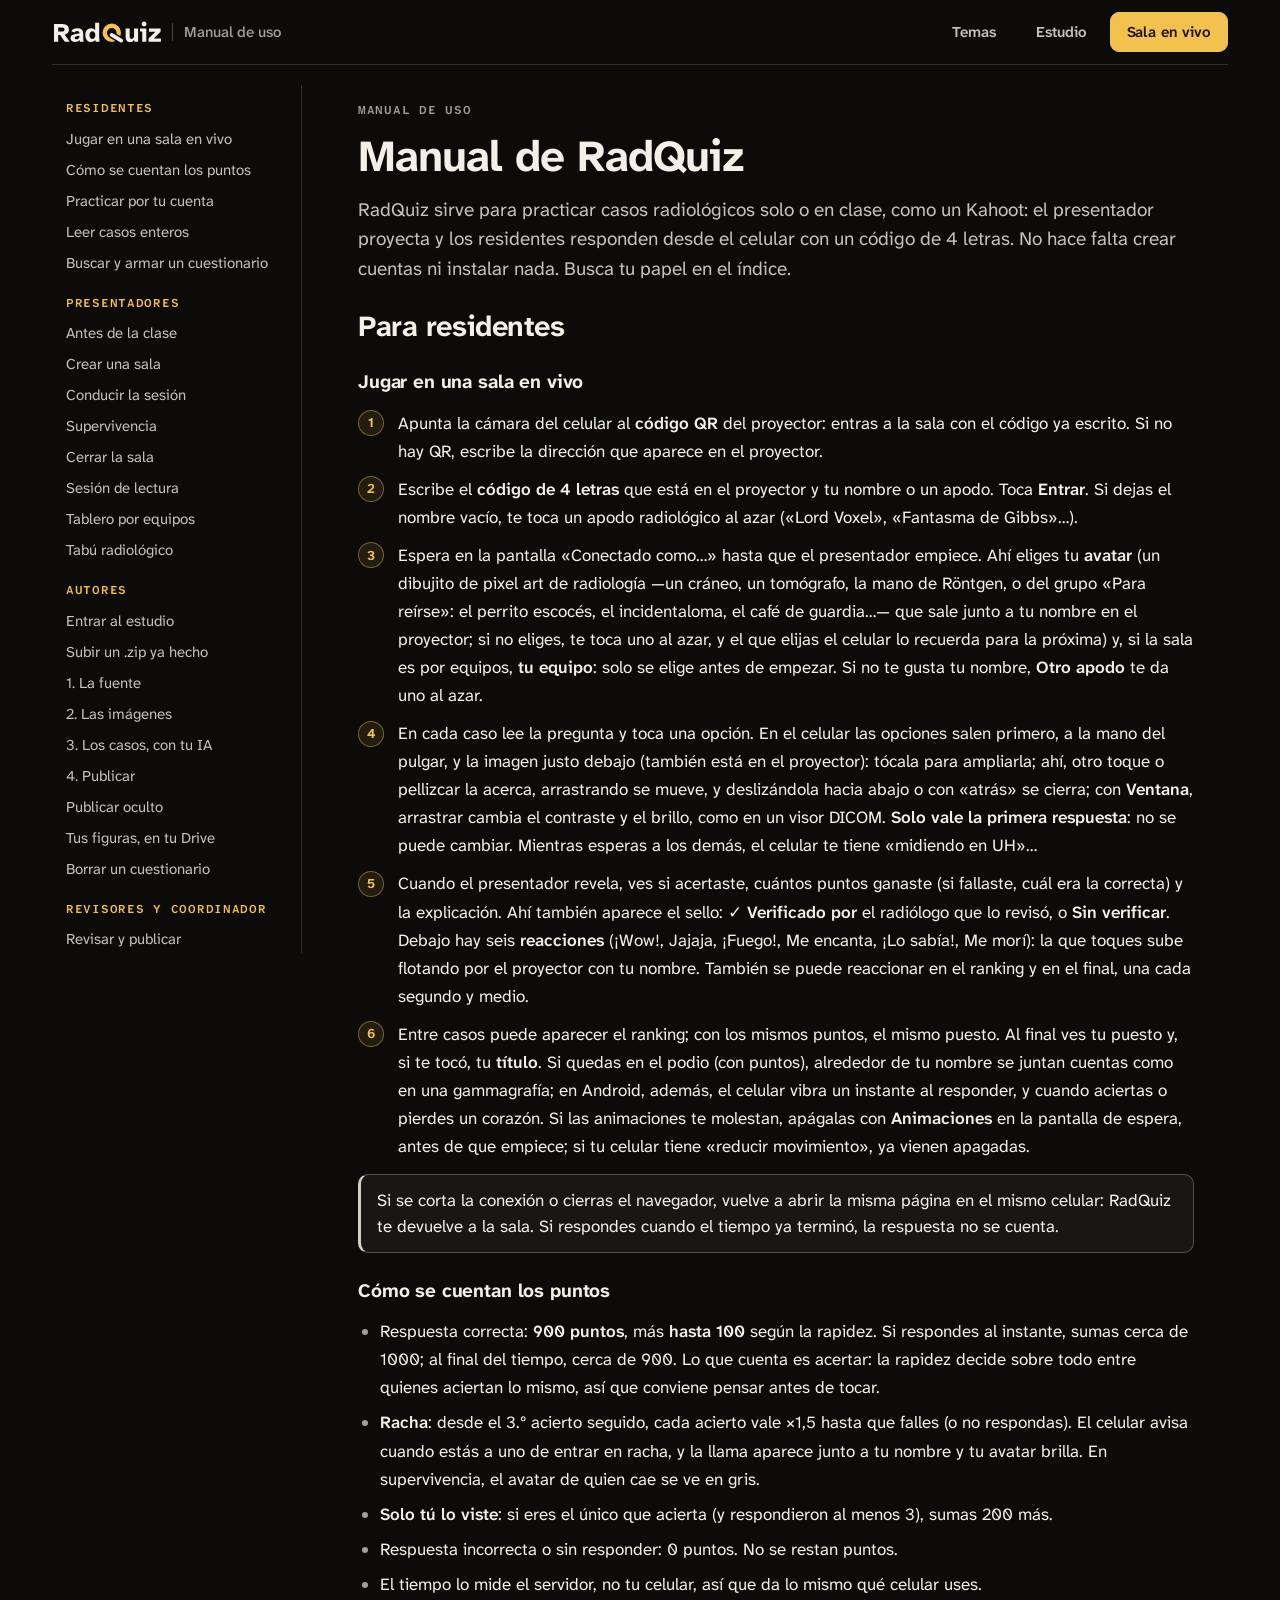
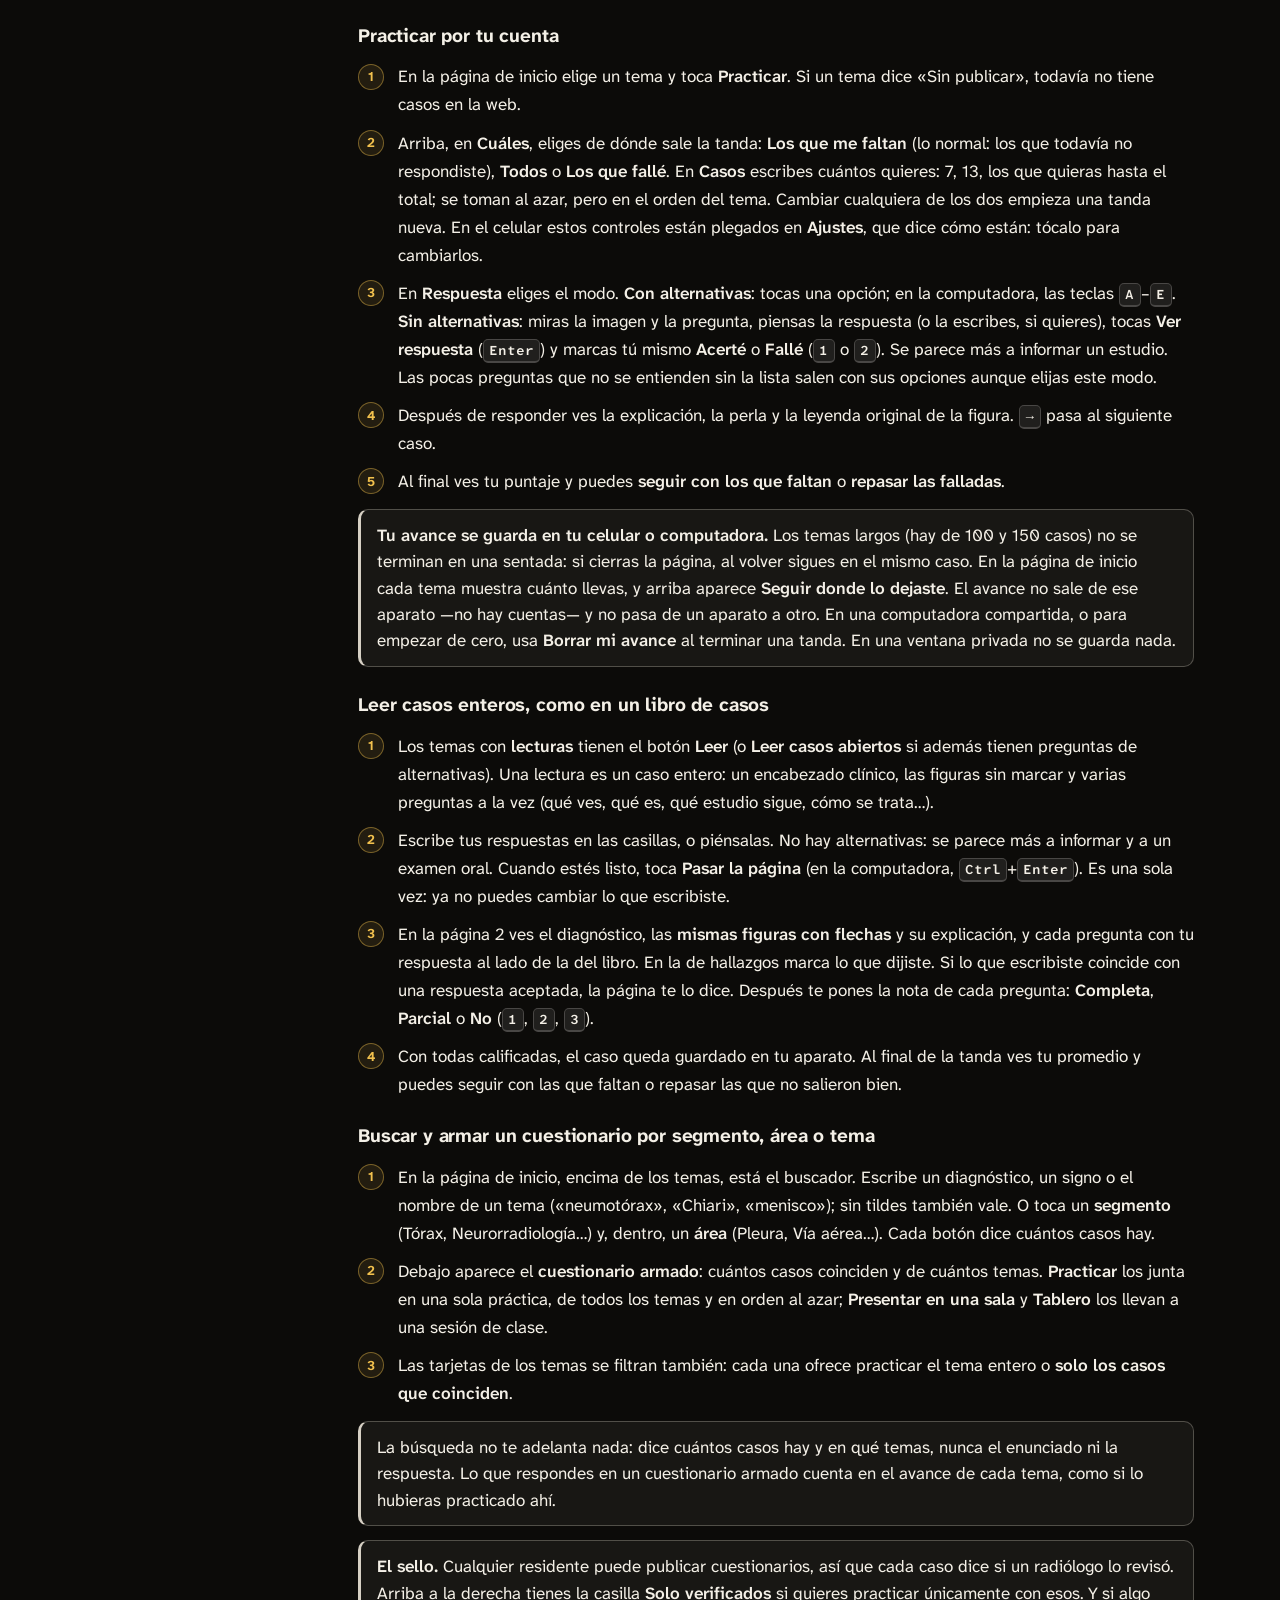
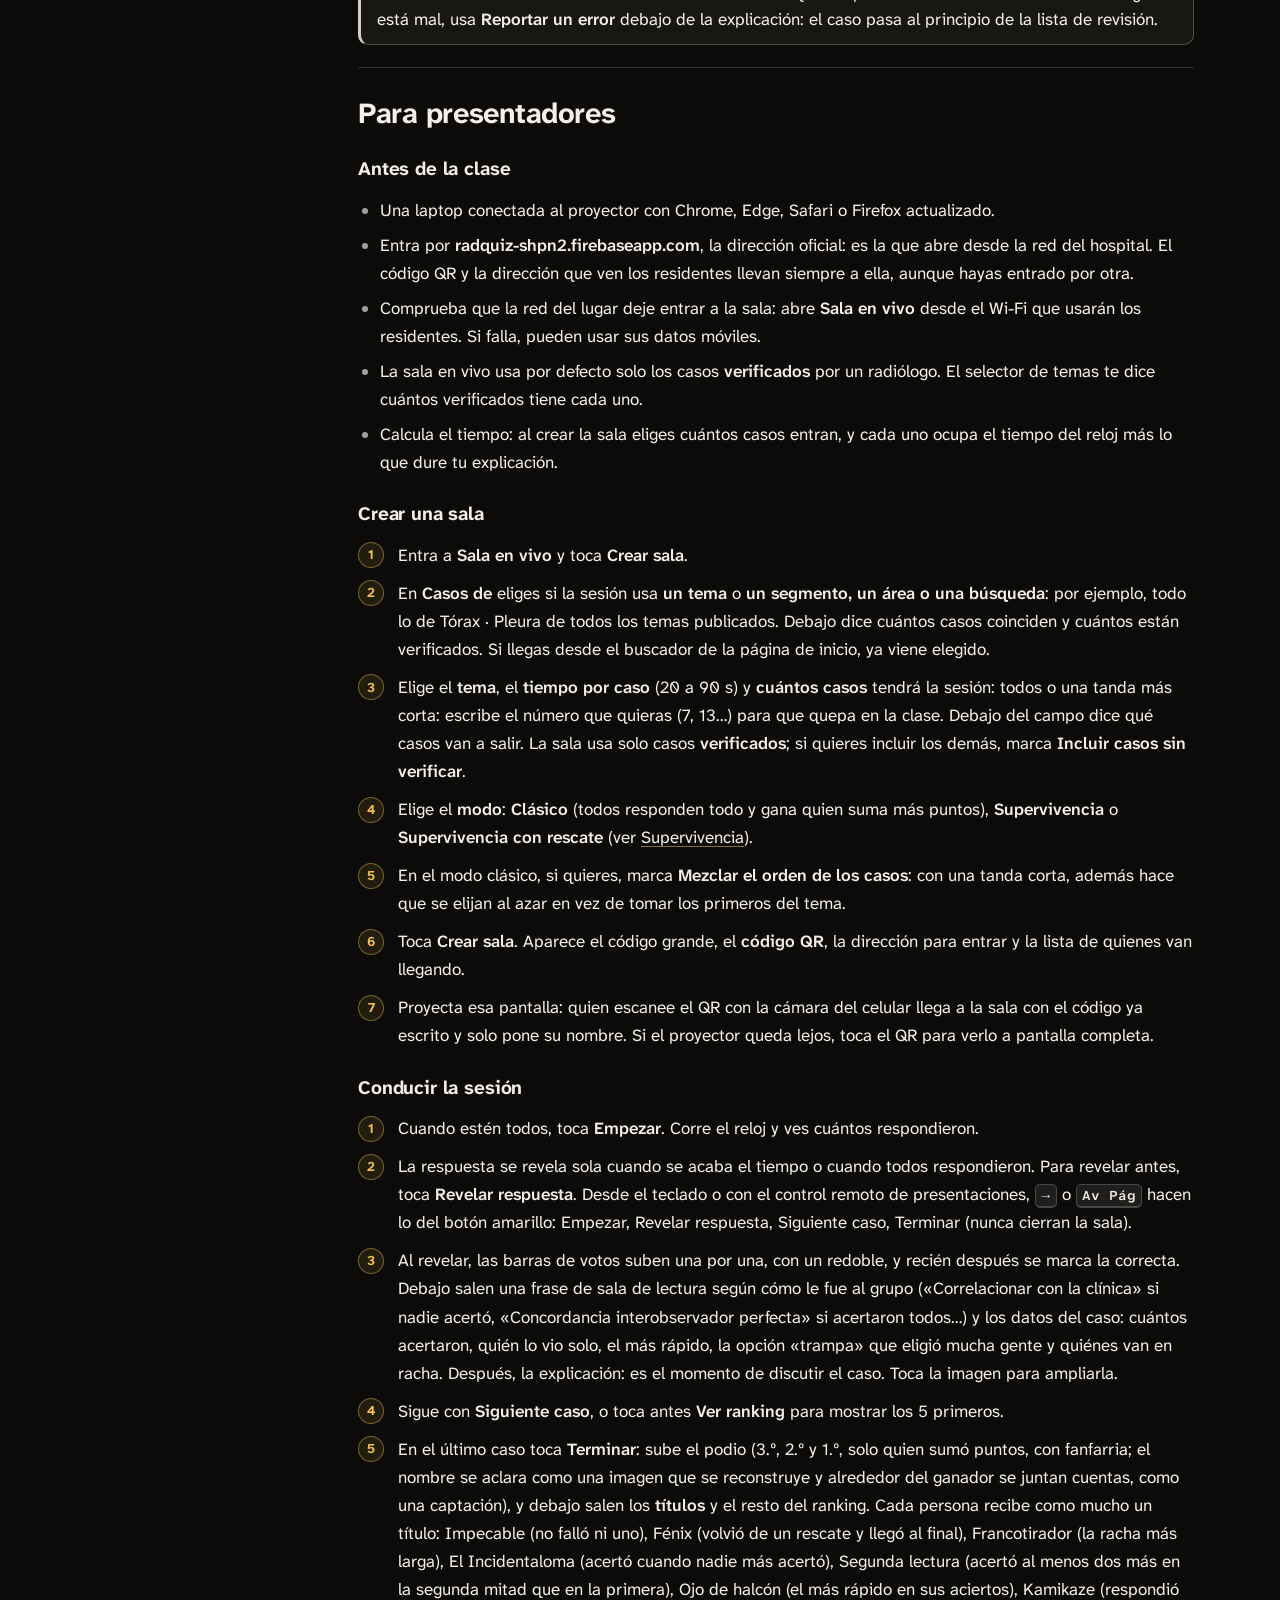
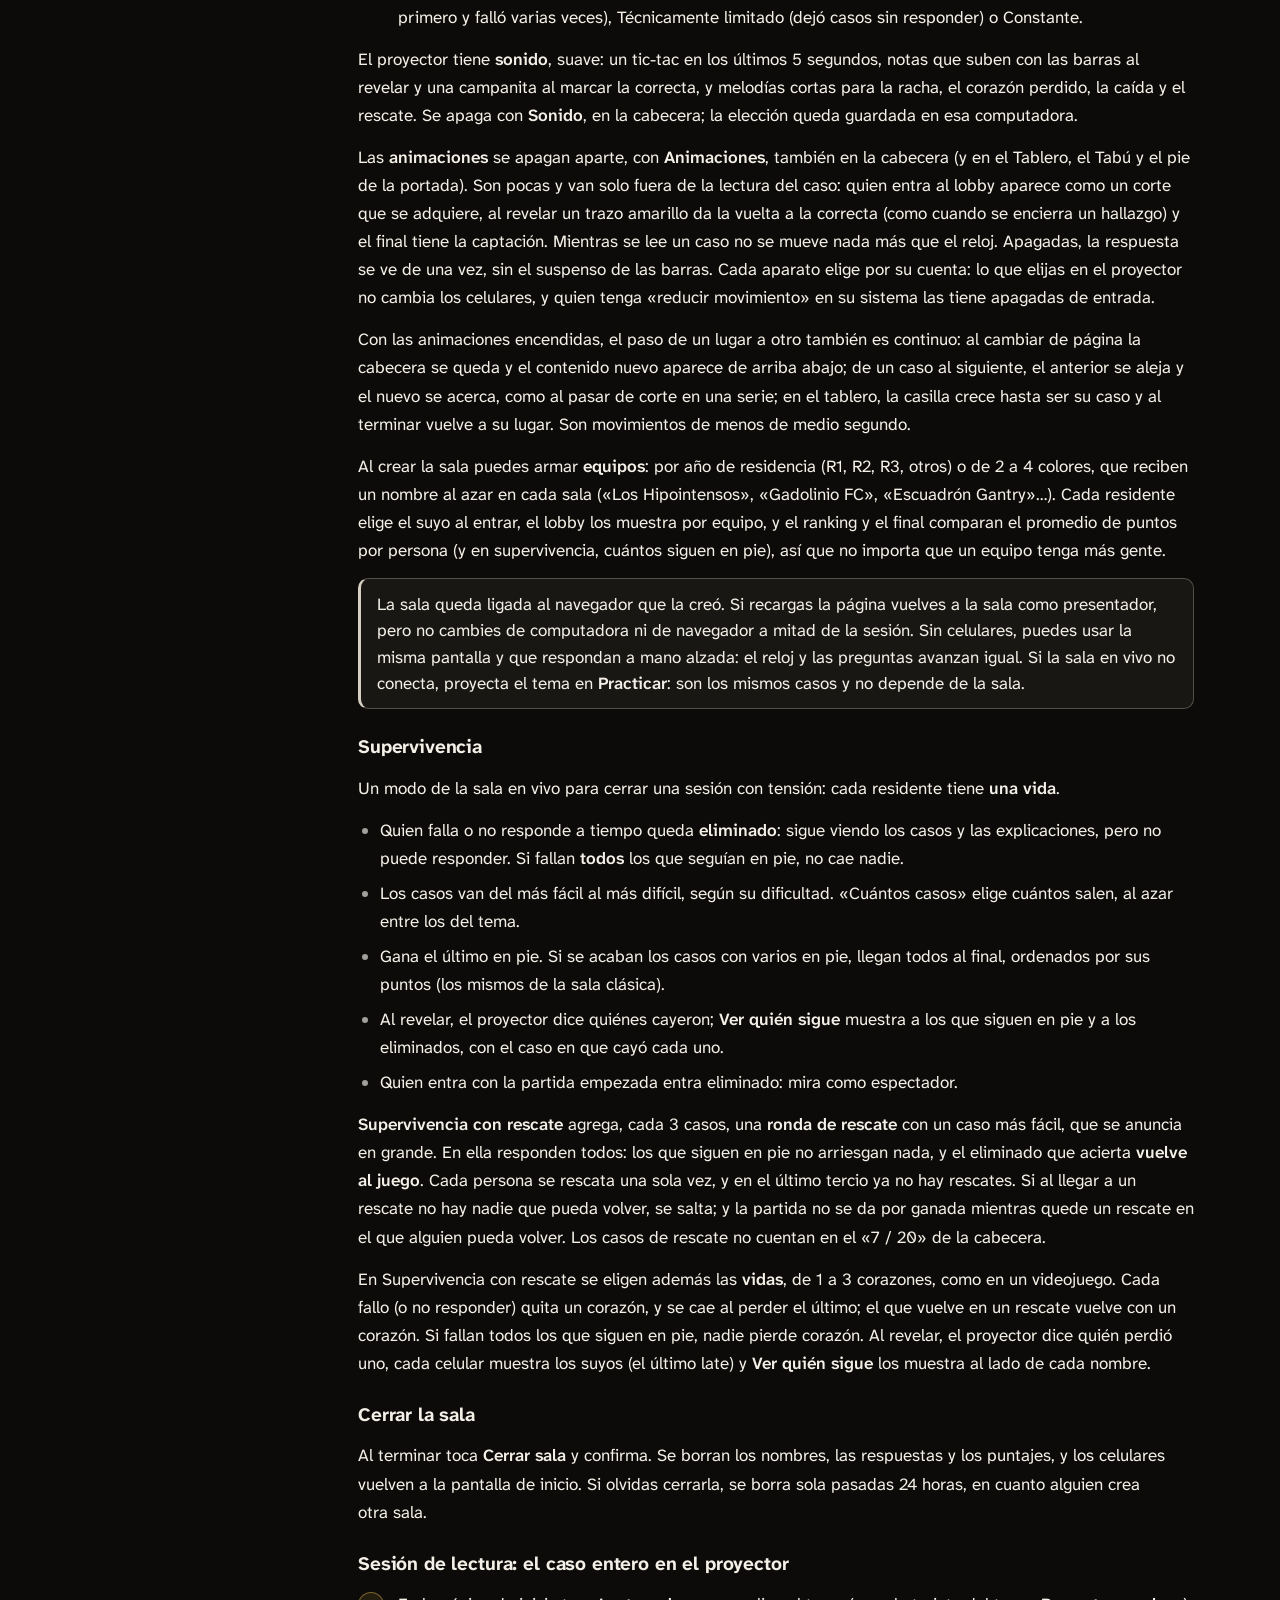
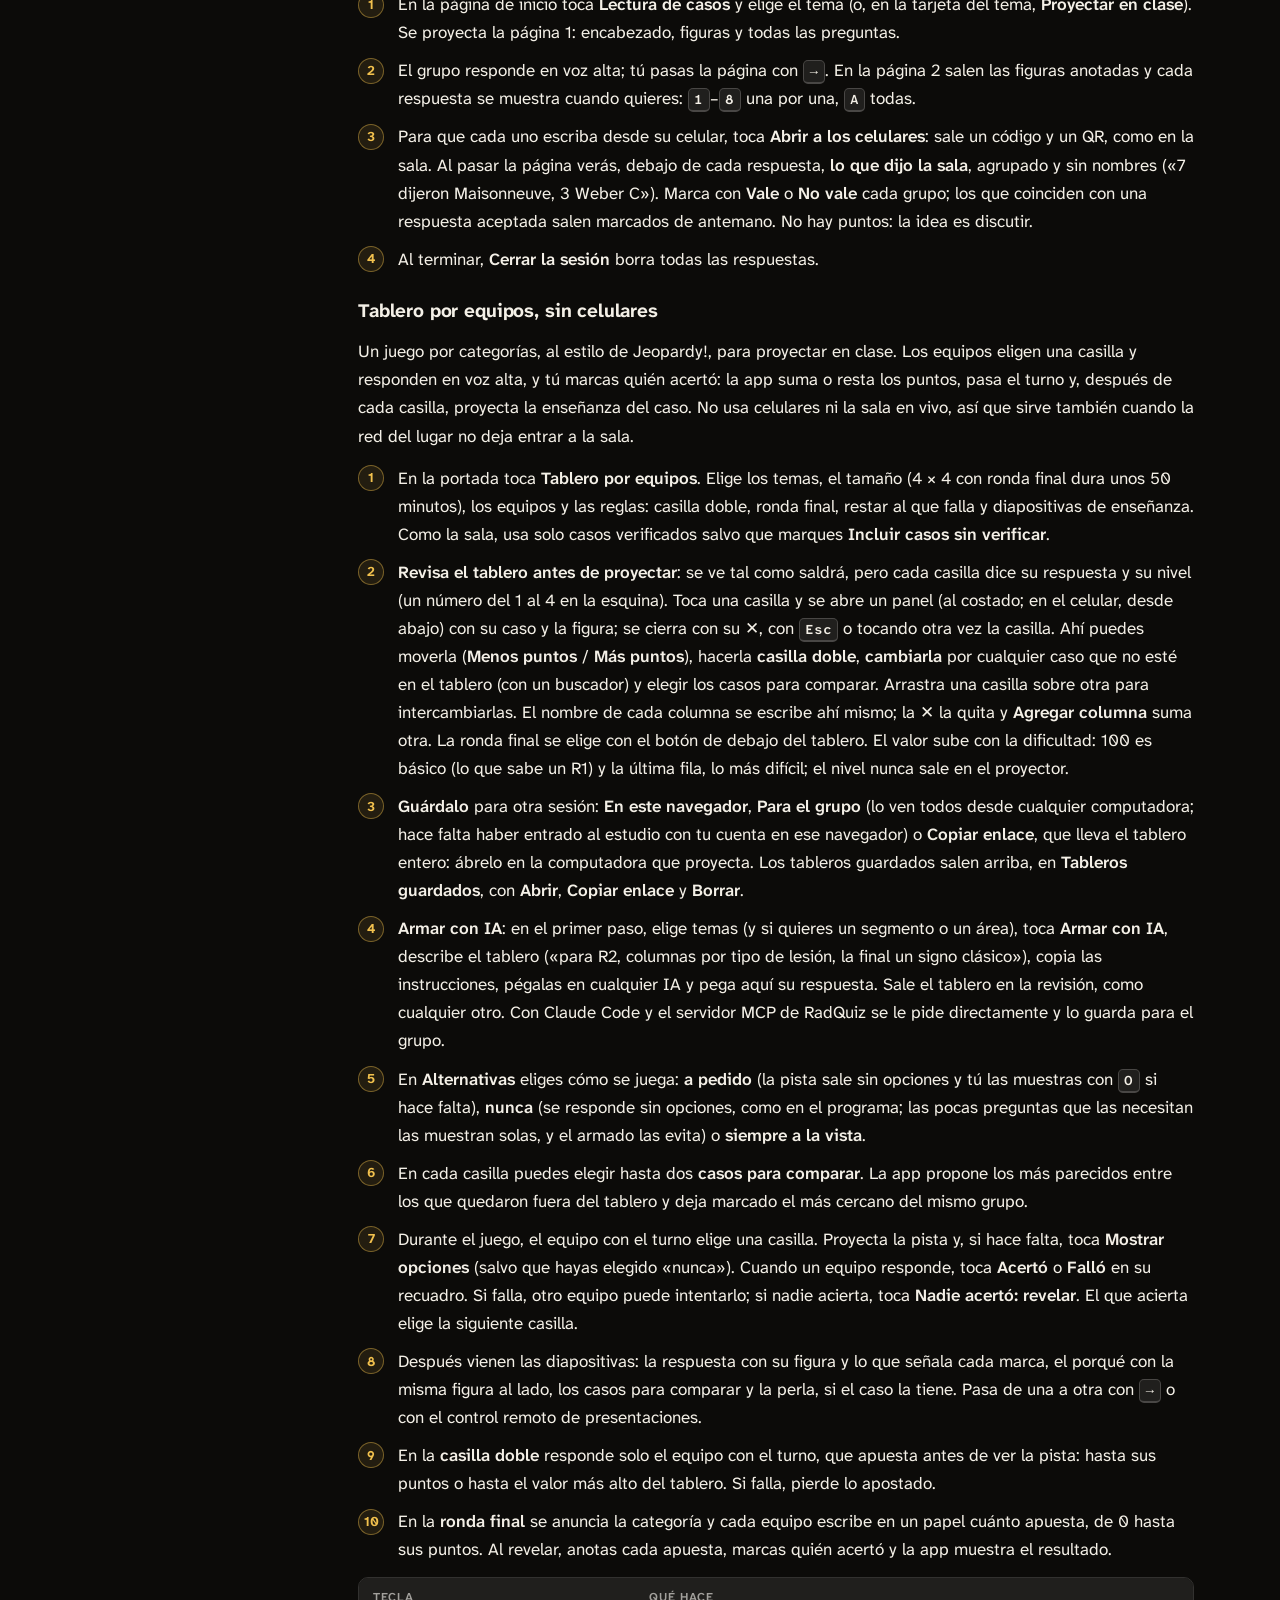
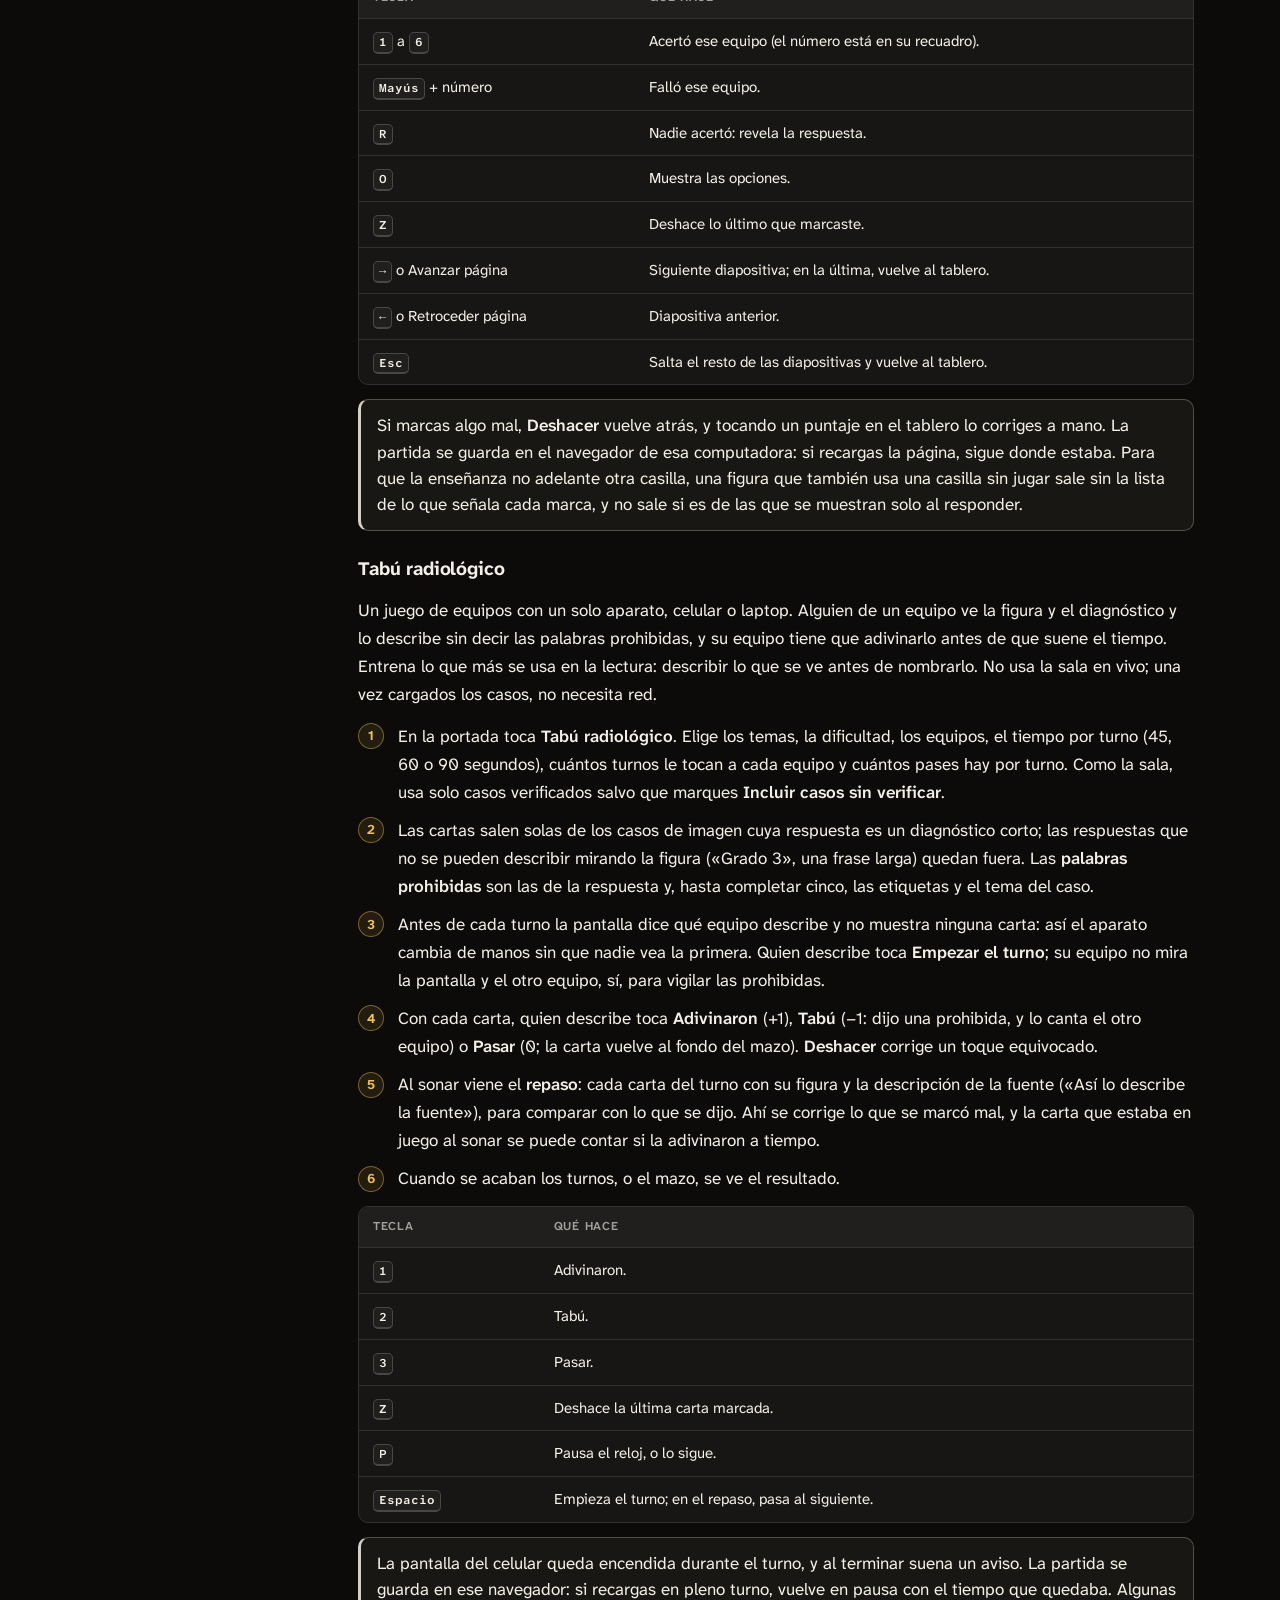
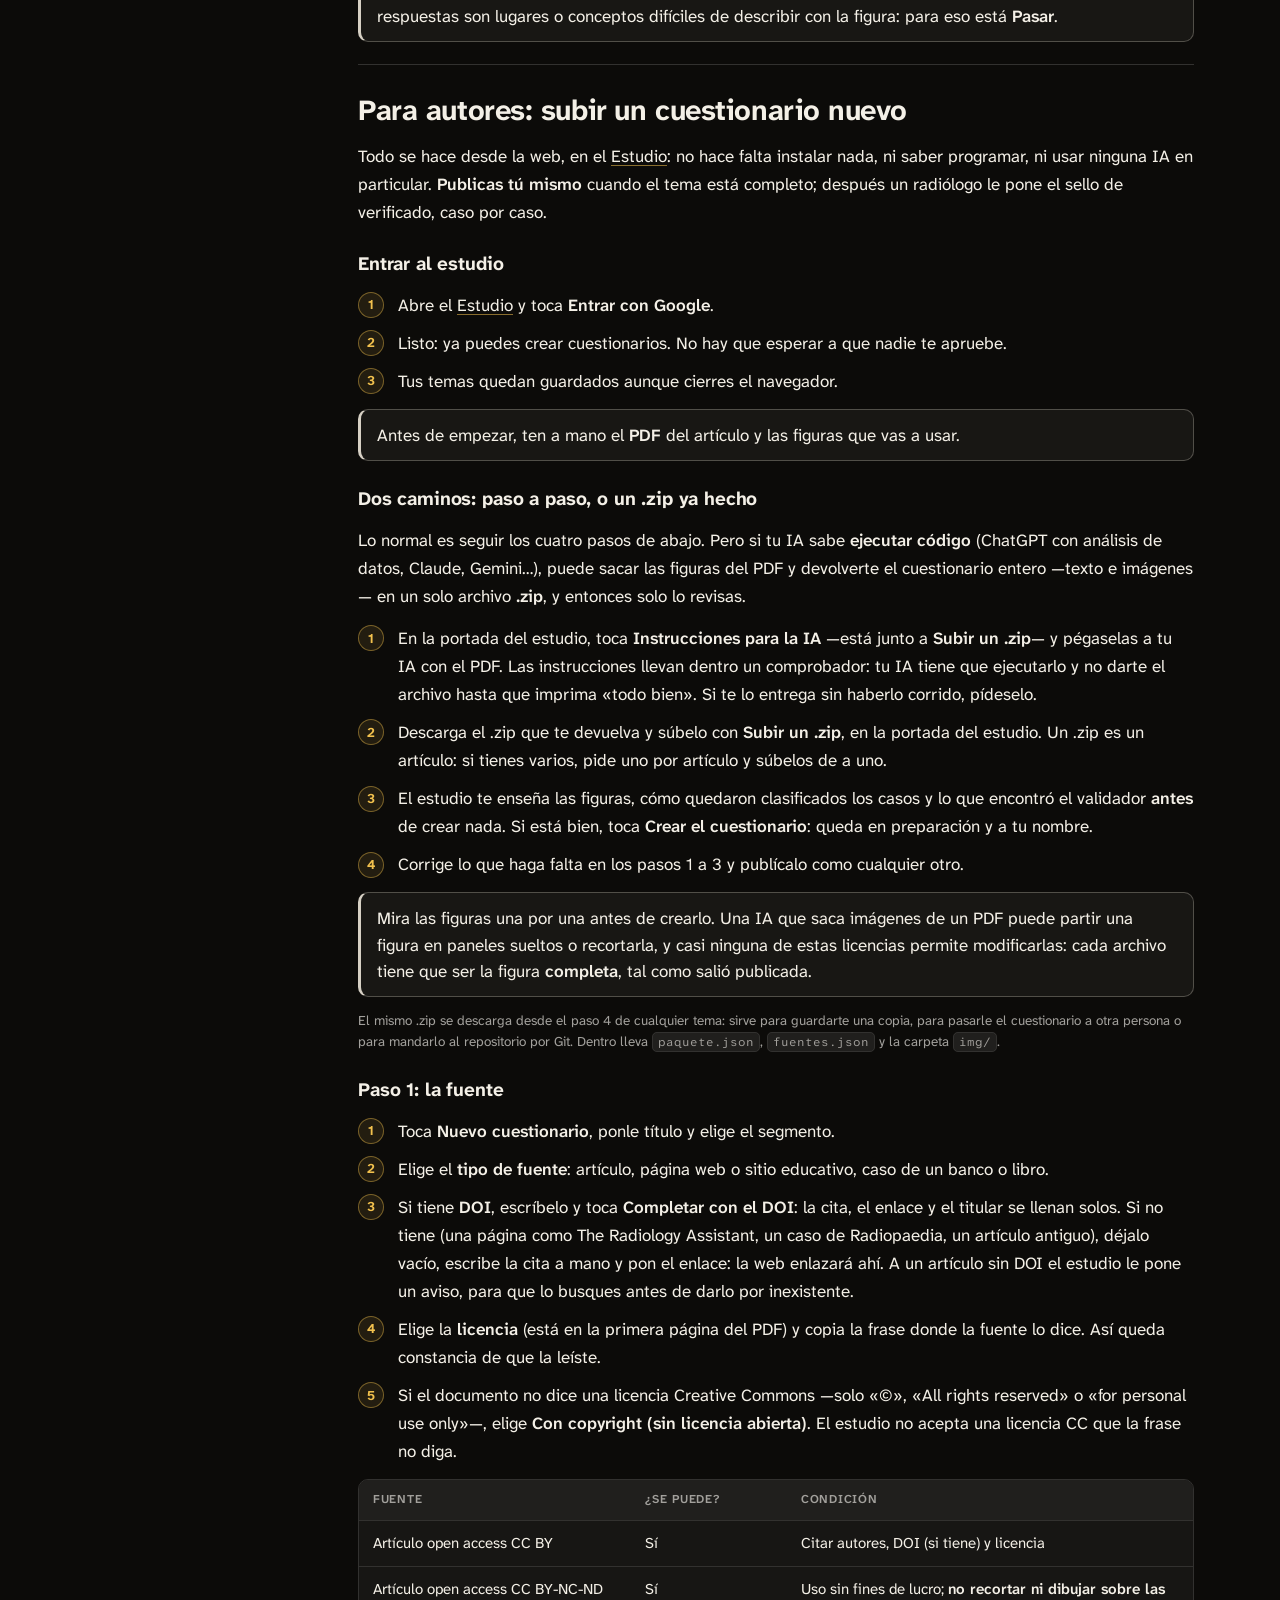
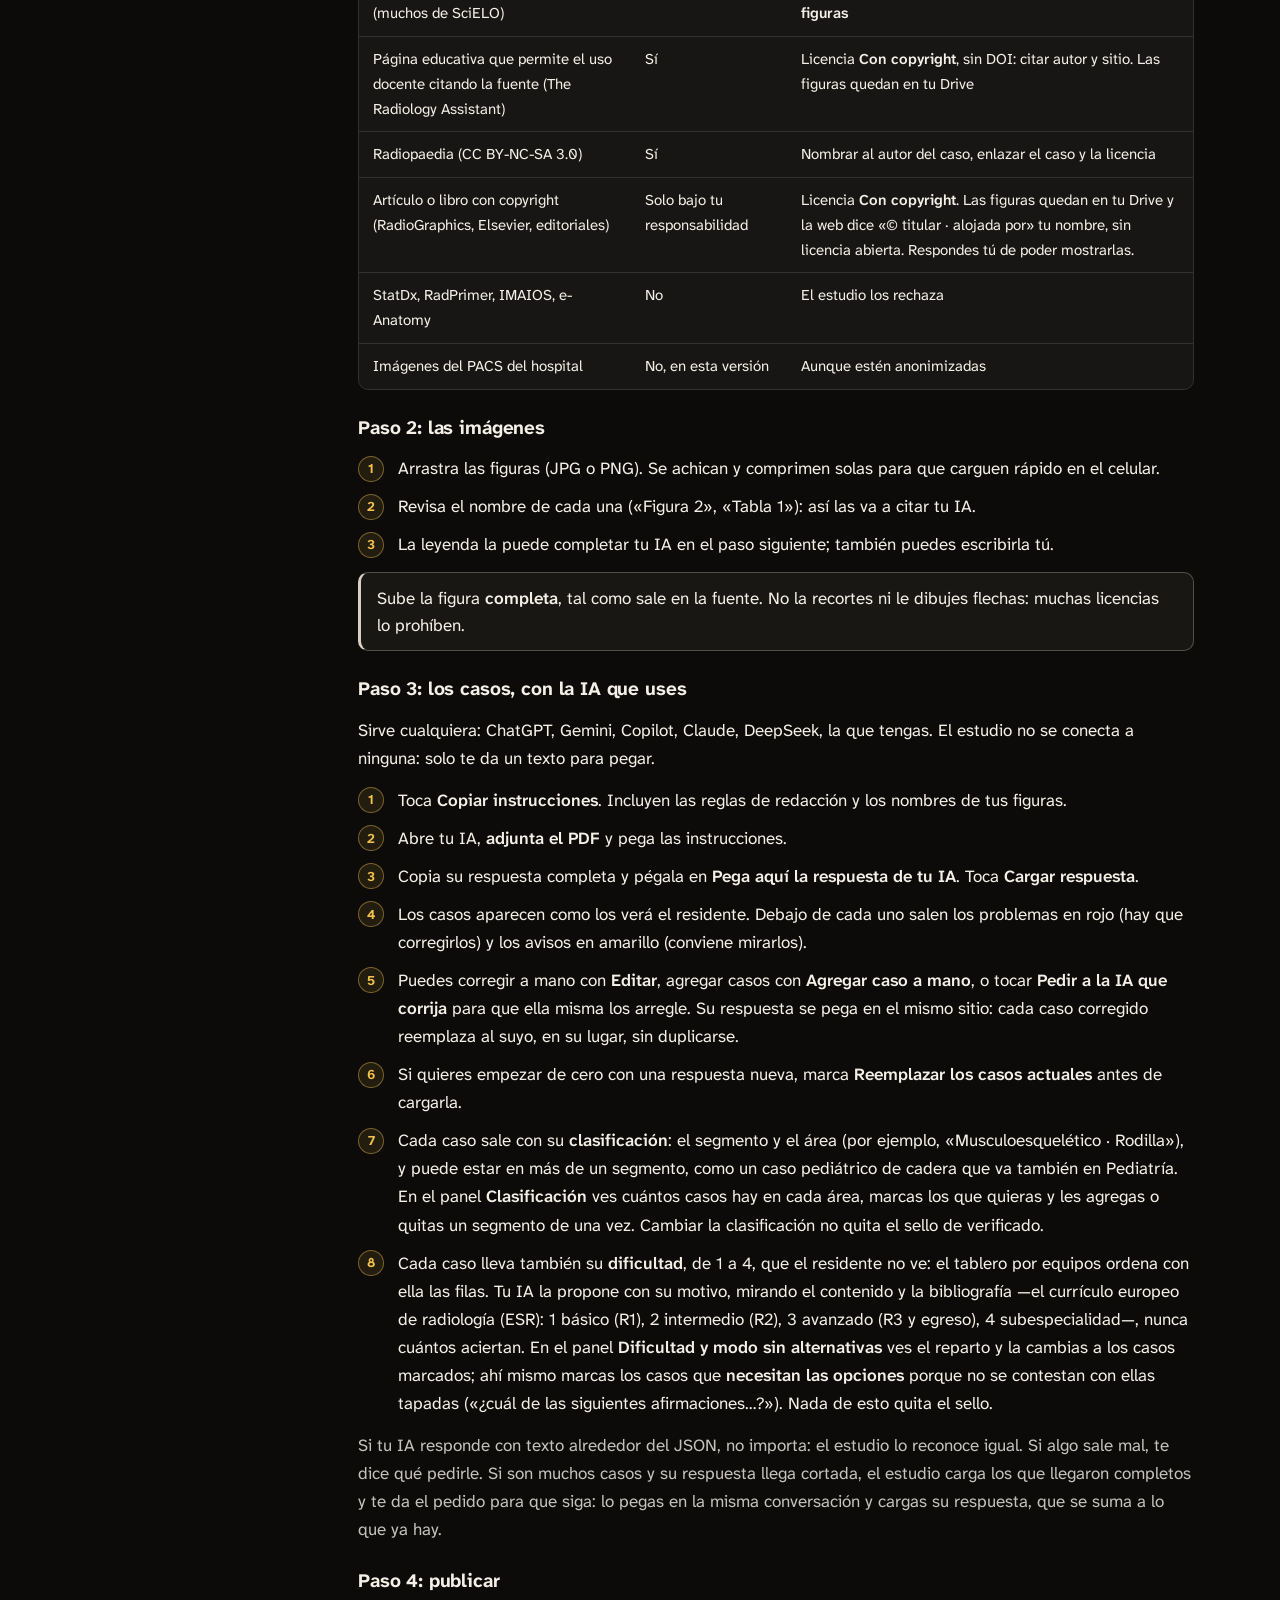
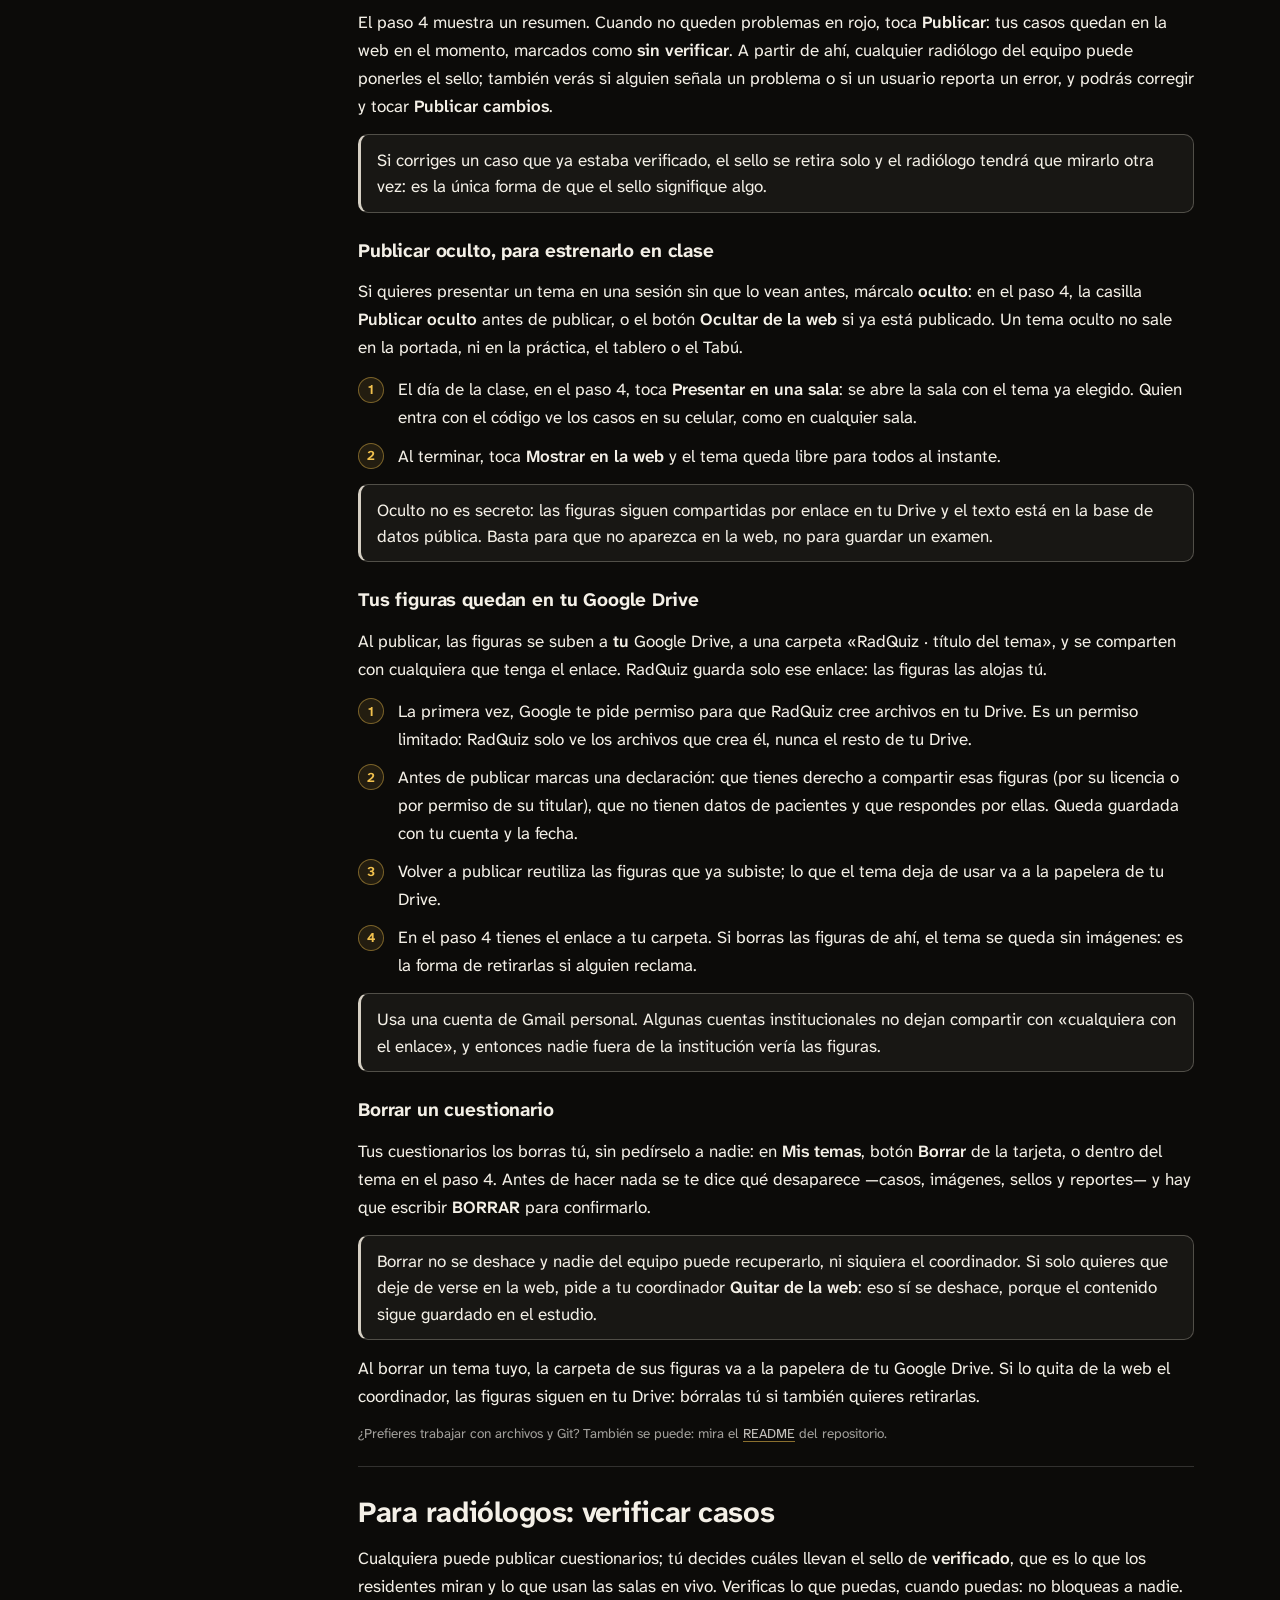
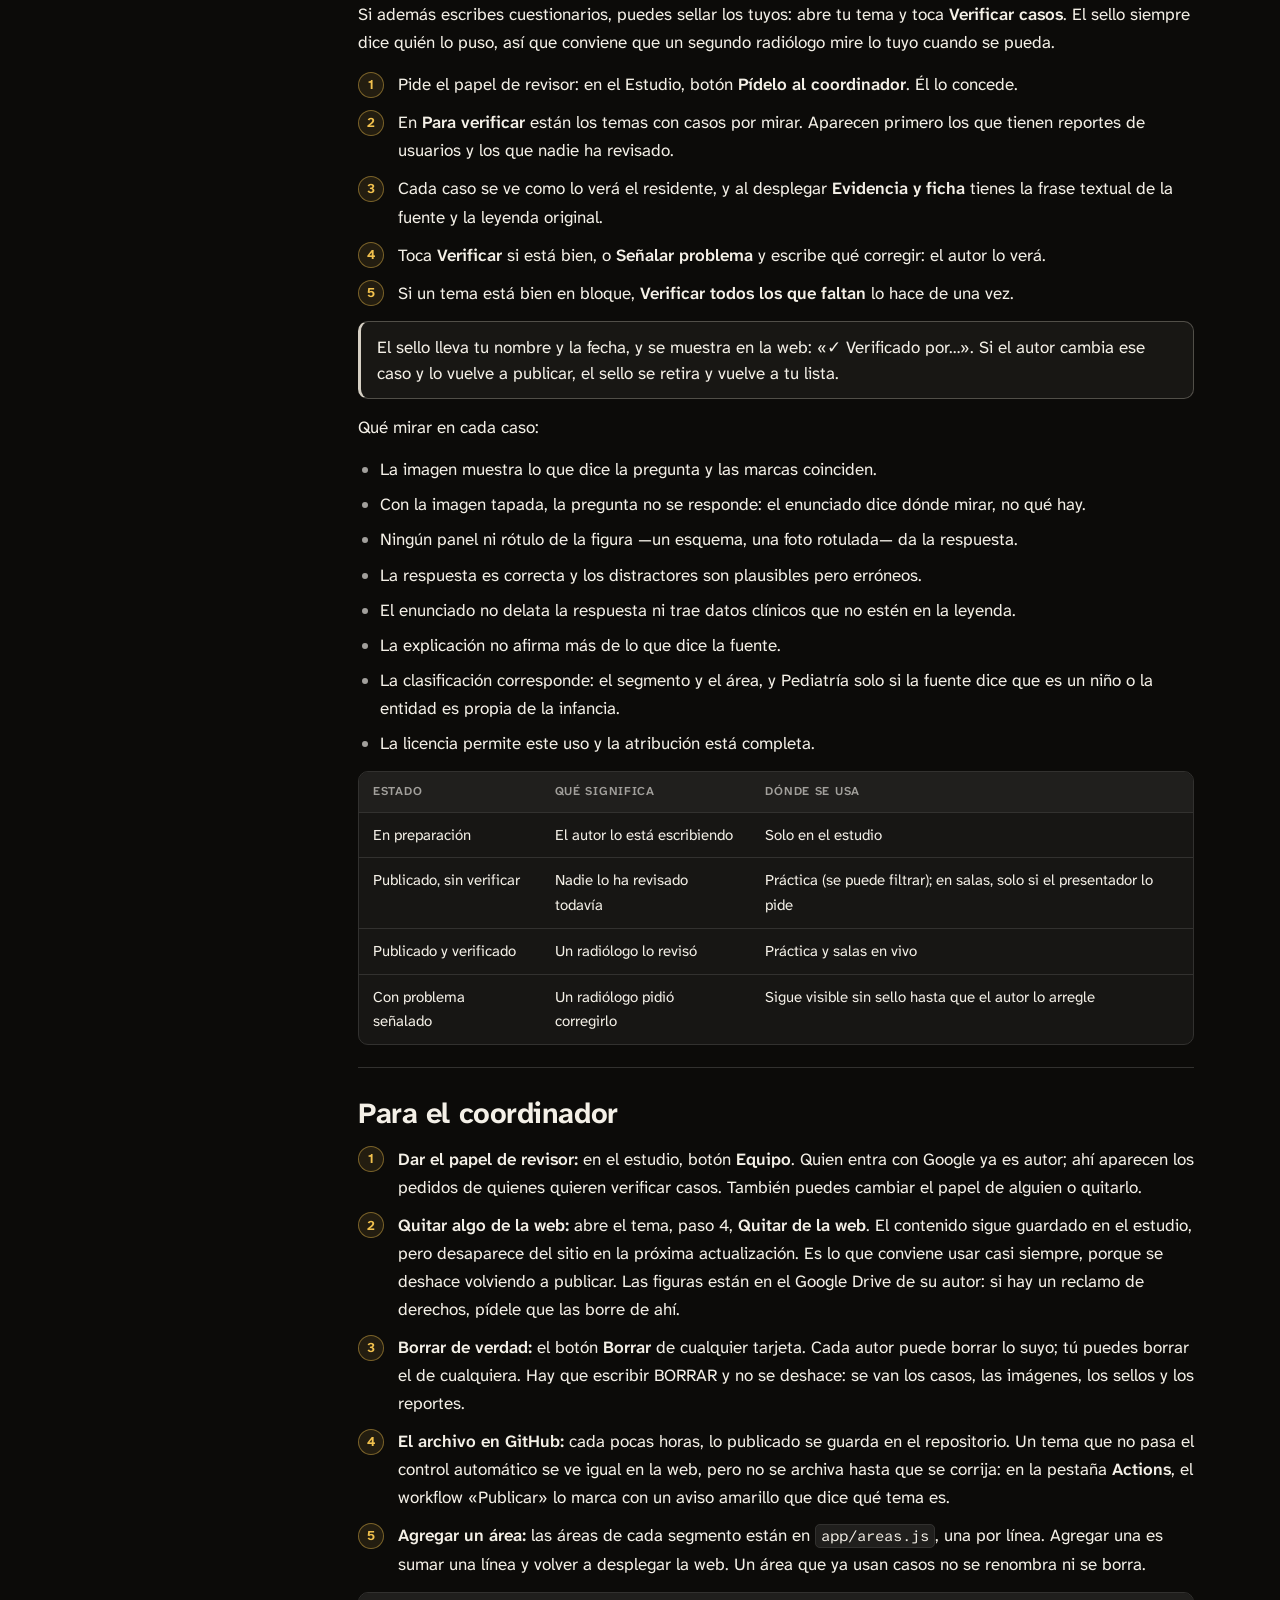
<file: manual.html>
<!doctype html>
<html lang="es">
<head>
<meta charset="utf-8">
<meta name="viewport" content="width=device-width, initial-scale=1">
<title>Manual · RadQuiz</title>
<meta name="description" content="Cómo jugar, presentar, crear y revisar cuestionarios en RadQuiz.">
<meta name="theme-color" content="#0c0b09">
<script>/* Animaciones: la elección de este aparato o, sin ella, la del sistema (app/movimiento.js). Va aquí para que nada empiece a moverse antes de saberlo. También decide la transición entre páginas (app/estilos.css, «transiciones»): sin animaciones no hay; al volver con «atrás» va al revés; y en un navegador sin transiciones entre páginas, el contenido entra con la misma animación en CSS. */
try{var r=document.documentElement,m=localStorage.getItem("radquiz.movimiento");if(m!=="si"&&m!=="no")m=matchMedia("(prefers-reduced-motion: reduce)").matches?"no":"si";r.dataset.movimiento=m;addEventListener("pageswap",function(e){if(e.viewTransition&&r.dataset.movimiento==="no")e.viewTransition.skipTransition()});addEventListener("pagereveal",function(e){var t=e.viewTransition,a=window.navigation&&navigation.activation;if(!t)return;if(r.dataset.movimiento==="no")return t.skipTransition();if(a&&a.navigationType==="traverse"&&a.from&&a.entry&&a.entry.index<a.from.index){r.dataset.sentido="atras";t.finished.finally(function(){delete r.dataset.sentido})}});if(m==="si"&&!("CSSViewTransitionRule" in window)){r.dataset.entrada="pagina";setTimeout(function(){delete r.dataset.entrada},800)}}catch(e){}</script>
<link rel="icon" href="app/marca.svg" type="image/svg+xml">
<link rel="preload" href="app/fuentes/atkinson-next.woff2" as="font" type="font/woff2" crossorigin>
<link rel="stylesheet" href="app/estilos.css">
</head>
<body>
<div class="wrap">
  <header class="bar">
    <a class="brand" href="./"><img class="logotipo" src="app/marca-texto.svg" alt="RadQuiz" width="110" height="22"><small>Manual de uso</small></a>
    <span class="spacer"></span>
    <nav class="nav" aria-label="Principal">
      <a class="boton" href="./">Temas</a>
      <a class="boton" href="estudio.html">Estudio</a>
      <a class="boton primary" href="sala.html">Sala en vivo</a>
    </nav>
  </header>

  <main class="documento">
    <div class="doc-cabeza">
      <p class="eyebrow">Manual de uso</p>
      <h1>Manual de RadQuiz</h1>
      <p class="lead">RadQuiz sirve para practicar casos radiológicos solo o en clase, como un Kahoot: el presentador
        proyecta y los residentes responden desde el celular con un código de 4 letras. No hace falta crear cuentas ni
        instalar nada. Busca tu papel en el índice.</p>
    </div>

    <nav class="toc" aria-label="Índice">
      <div><p class="tema">Residentes</p><ul>
        <li><a href="#jugar">Jugar en una sala en vivo</a></li>
        <li><a href="#puntos">Cómo se cuentan los puntos</a></li>
        <li><a href="#practicar">Practicar por tu cuenta</a></li>
        <li><a href="#leer">Leer casos enteros</a></li>
        <li><a href="#buscar">Buscar y armar un cuestionario</a></li></ul></div>
      <div><p class="tema">Presentadores</p><ul>
        <li><a href="#antes">Antes de la clase</a></li>
        <li><a href="#crear-sala">Crear una sala</a></li>
        <li><a href="#conducir">Conducir la sesión</a></li>
        <li><a href="#supervivencia">Supervivencia</a></li>
        <li><a href="#cerrar">Cerrar la sala</a></li>
        <li><a href="#lectura-clase">Sesión de lectura</a></li>
        <li><a href="#tablero">Tablero por equipos</a></li>
        <li><a href="#tabu">Tabú radiológico</a></li></ul></div>
      <div><p class="tema">Autores</p><ul>
        <li><a href="#entrar">Entrar al estudio</a></li>
        <li><a href="#zip">Subir un .zip ya hecho</a></li>
        <li><a href="#fuente">1. La fuente</a></li>
        <li><a href="#imagenes">2. Las imágenes</a></li>
        <li><a href="#generar">3. Los casos, con tu IA</a></li>
        <li><a href="#enviar">4. Publicar</a></li>
        <li><a href="#oculto">Publicar oculto</a></li>
        <li><a href="#drive">Tus figuras, en tu Drive</a></li>
        <li><a href="#borrar">Borrar un cuestionario</a></li></ul></div>
      <div><p class="tema">Revisores y coordinador</p><ul>
        <li><a href="#revisar">Revisar y publicar</a></li>
        <li><a href="#coordinador">Mantenimiento</a></li>
        <li><a href="#problemas">Problemas frecuentes</a></li>
        <li><a href="#privacidad">Privacidad y licencias</a></li></ul></div>
    </nav>

    <div class="manual">
    <!-- ============================================================ RESIDENTES -->
    <section id="residentes">
      <h2>Para residentes</h2>

      <h3 id="jugar">Jugar en una sala en vivo</h3>
      <ol class="pasos">
        <li>Apunta la cámara del celular al <b>código QR</b> del proyector: entras a la sala con el código ya escrito.
          Si no hay QR, escribe la dirección que aparece en el proyector.</li>
        <li>Escribe el <b>código de 4 letras</b> que está en el proyector y tu nombre o un apodo. Toca <b>Entrar</b>.
          Si dejas el nombre vacío, te toca un apodo radiológico al azar («Lord Voxel», «Fantasma de Gibbs»…).</li>
        <li>Espera en la pantalla «Conectado como…» hasta que el presentador empiece. Ahí eliges tu <b>avatar</b> (un
          dibujito de pixel art de radiología —un cráneo, un tomógrafo, la mano de Röntgen, o del grupo «Para reírse»: el perrito
          escocés, el incidentaloma, el café de guardia…— que sale junto a tu nombre en el proyector; si no eliges, te toca
          uno al azar, y el que elijas el celular lo recuerda para la próxima) y, si
          la sala es por equipos, <b>tu equipo</b>: solo se elige antes de empezar. Si no te gusta tu nombre, <b>Otro
          apodo</b> te da uno al azar.</li>
        <li>En cada caso lee la pregunta y toca una opción. En el celular las opciones salen primero, a la mano del
          pulgar, y la imagen justo debajo (también está en el proyector): tócala para ampliarla; ahí, otro toque o
          pellizcar la acerca, arrastrando se mueve, y deslizándola hacia abajo o con «atrás» se cierra; con
          <b>Ventana</b>, arrastrar cambia el contraste y el brillo, como en un visor DICOM. <b>Solo vale la primera
          respuesta</b>: no se puede cambiar. Mientras esperas a los demás, el celular te tiene «midiendo en UH»…</li>
        <li>Cuando el presentador revela, ves si acertaste, cuántos puntos ganaste (si fallaste, cuál era la correcta) y la
          explicación. Ahí también
          aparece el sello: <b>✓ Verificado por</b> el radiólogo que lo revisó, o <b>Sin verificar</b>. Debajo hay seis
          <b>reacciones</b> (¡Wow!, Jajaja, ¡Fuego!, Me encanta, ¡Lo sabía!, Me morí): la que toques sube flotando por el
          proyector con tu nombre. También se puede reaccionar en el ranking y en el final, una cada segundo y medio.</li>
        <li>Entre casos puede aparecer el ranking; con los mismos puntos, el mismo puesto. Al final ves tu puesto y, si te
          tocó, tu <b>título</b>. Si quedas en el podio (con puntos), alrededor de tu nombre se juntan cuentas como en una
          gammagrafía; en Android, además, el celular vibra un instante al responder, y cuando aciertas o pierdes un
          corazón. Si las animaciones te molestan, apágalas con <b>Animaciones</b> en la pantalla de espera, antes de que
          empiece; si tu celular tiene «reducir movimiento», ya vienen apagadas.</li>
      </ol>
      <p class="caja">Si se corta la conexión o cierras el navegador, vuelve a abrir la misma página en el mismo celular:
        RadQuiz te devuelve a la sala. Si respondes cuando el tiempo ya terminó, la respuesta no se cuenta.</p>

      <h3 id="puntos">Cómo se cuentan los puntos</h3>
      <ul>
        <li>Respuesta correcta: <b>900 puntos</b>, más <b>hasta 100</b> según la rapidez. Si respondes al instante, sumas
          cerca de 1000; al final del tiempo, cerca de 900. Lo que cuenta es acertar: la rapidez decide sobre todo entre
          quienes aciertan lo mismo, así que conviene pensar antes de tocar.</li>
        <li><b>Racha</b>: desde el 3.º acierto seguido, cada acierto vale ×1,5 hasta que falles (o no respondas). El
          celular avisa cuando estás a uno de entrar en racha, y la llama aparece junto a tu nombre y tu avatar brilla.
          En supervivencia, el avatar de quien cae se ve en gris.</li>
        <li><b>Solo tú lo viste</b>: si eres el único que acierta (y respondieron al menos 3), sumas 200 más.</li>
        <li>Respuesta incorrecta o sin responder: 0 puntos. No se restan puntos.</li>
        <li>El tiempo lo mide el servidor, no tu celular, así que da lo mismo qué celular uses.</li>
      </ul>

      <h3 id="practicar">Practicar por tu cuenta</h3>
      <ol class="pasos">
        <li>En la página de inicio elige un tema y toca <b>Practicar</b>. Si un tema dice «Sin publicar», todavía no tiene
          casos en la web.</li>
        <li>Arriba, en <b>Cuáles</b>, eliges de dónde sale la tanda: <b>Los que me faltan</b> (lo normal: los que todavía
          no respondiste), <b>Todos</b> o <b>Los que fallé</b>. En <b>Casos</b> escribes cuántos quieres: 7, 13, los que
          quieras hasta el total; se toman al azar, pero en el orden del tema. Cambiar cualquiera de los dos empieza una
          tanda nueva. En el celular estos controles están plegados en <b>Ajustes</b>, que dice cómo están: tócalo para
          cambiarlos.</li>
        <li>En <b>Respuesta</b> eliges el modo. <b>Con alternativas</b>: tocas una opción; en la computadora, las teclas
          <kbd>A</kbd>–<kbd>E</kbd>. <b>Sin alternativas</b>: miras la imagen y la pregunta, piensas la respuesta (o la
          escribes, si quieres), tocas <b>Ver respuesta</b> (<kbd>Enter</kbd>) y marcas tú mismo <b>Acerté</b> o
          <b>Fallé</b> (<kbd>1</kbd> o <kbd>2</kbd>). Se parece más a informar un estudio. Las pocas preguntas que no se
          entienden sin la lista salen con sus opciones aunque elijas este modo.</li>
        <li>Después de responder ves la explicación, la perla y la leyenda original de la figura. <kbd>→</kbd> pasa al
          siguiente caso.</li>
        <li>Al final ves tu puntaje y puedes <b>seguir con los que faltan</b> o <b>repasar las falladas</b>.</li>
      </ol>
      <p class="caja"><b>Tu avance se guarda en tu celular o computadora.</b> Los temas largos (hay de 100 y 150 casos)
        no se terminan en una sentada: si cierras la página, al volver sigues en el mismo caso. En la página de inicio
        cada tema muestra cuánto llevas, y arriba aparece <b>Seguir donde lo dejaste</b>. El avance no sale de ese
        aparato —no hay cuentas— y no pasa de un aparato a otro. En una computadora compartida, o para empezar de cero,
        usa <b>Borrar mi avance</b> al terminar una tanda. En una ventana privada no se guarda nada.</p>
      <h3 id="leer">Leer casos enteros, como en un libro de casos</h3>
      <ol class="pasos">
        <li>Los temas con <b>lecturas</b> tienen el botón <b>Leer</b> (o <b>Leer casos abiertos</b> si además tienen
          preguntas de alternativas). Una lectura es un caso entero: un encabezado clínico, las figuras sin marcar y varias
          preguntas a la vez (qué ves, qué es, qué estudio sigue, cómo se trata…).</li>
        <li>Escribe tus respuestas en las casillas, o piénsalas. No hay alternativas: se parece más a informar y a un examen
          oral. Cuando estés listo, toca <b>Pasar la página</b> (en la computadora, <kbd>Ctrl</kbd>+<kbd>Enter</kbd>). Es
          una sola vez: ya no puedes cambiar lo que escribiste.</li>
        <li>En la página 2 ves el diagnóstico, las <b>mismas figuras con flechas</b> y su explicación, y cada pregunta con
          tu respuesta al lado de la del libro. En la de hallazgos marca lo que dijiste. Si lo que escribiste coincide con
          una respuesta aceptada, la página te lo dice. Después te pones la nota de cada pregunta: <b>Completa</b>,
          <b>Parcial</b> o <b>No</b> (<kbd>1</kbd>, <kbd>2</kbd>, <kbd>3</kbd>).</li>
        <li>Con todas calificadas, el caso queda guardado en tu aparato. Al final de la tanda ves tu promedio y puedes
          seguir con las que faltan o repasar las que no salieron bien.</li>
      </ol>
      <h3 id="buscar">Buscar y armar un cuestionario por segmento, área o tema</h3>
      <ol class="pasos">
        <li>En la página de inicio, encima de los temas, está el buscador. Escribe un diagnóstico, un signo o el nombre de
          un tema («neumotórax», «Chiari», «menisco»); sin tildes también vale. O toca un <b>segmento</b> (Tórax,
          Neurorradiología…) y, dentro, un <b>área</b> (Pleura, Vía aérea…). Cada botón dice cuántos casos hay.</li>
        <li>Debajo aparece el <b>cuestionario armado</b>: cuántos casos coinciden y de cuántos temas. <b>Practicar</b> los
          junta en una sola práctica, de todos los temas y en orden al azar; <b>Presentar en una sala</b> y <b>Tablero</b>
          los llevan a una sesión de clase.</li>
        <li>Las tarjetas de los temas se filtran también: cada una ofrece practicar el tema entero o <b>solo los casos que
          coinciden</b>.</li>
      </ol>
      <p class="caja">La búsqueda no te adelanta nada: dice cuántos casos hay y en qué temas, nunca el enunciado ni la
        respuesta. Lo que respondes en un cuestionario armado cuenta en el avance de cada tema, como si lo hubieras
        practicado ahí.</p>
      <p class="caja"><b>El sello.</b> Cualquier residente puede publicar cuestionarios, así que cada caso dice si un
        radiólogo lo revisó. Arriba a la derecha tienes la casilla <b>Solo verificados</b> si quieres practicar
        únicamente con esos. Y si algo está mal, usa <b>Reportar un error</b> debajo de la explicación: el caso pasa al
        principio de la lista de revisión.</p>
    </section>

    <!-- ============================================================ PRESENTADORES -->
    <section id="presentadores">
      <h2>Para presentadores</h2>

      <h3 id="antes">Antes de la clase</h3>
      <ul>
        <li>Una laptop conectada al proyector con Chrome, Edge, Safari o Firefox actualizado.</li>
        <li>Entra por <b>radquiz-shpn2.firebaseapp.com</b>, la dirección oficial: es la que abre desde la red del
          hospital. El código QR y la dirección que ven los residentes llevan siempre a ella, aunque hayas entrado por
          otra.</li>
        <li>Comprueba que la red del lugar deje entrar a la sala: abre <b>Sala en vivo</b> desde el Wi-Fi que usarán los
          residentes. Si falla, pueden usar sus datos móviles.</li>
        <li>La sala en vivo usa por defecto solo los casos <b>verificados</b> por un radiólogo. El selector de temas te
          dice cuántos verificados tiene cada uno.</li>
        <li>Calcula el tiempo: al crear la sala eliges cuántos casos entran, y cada uno ocupa el tiempo del reloj más
          lo que dure tu explicación.</li>
      </ul>

      <h3 id="crear-sala">Crear una sala</h3>
      <ol class="pasos">
        <li>Entra a <b>Sala en vivo</b> y toca <b>Crear sala</b>.</li>
        <li>En <b>Casos de</b> eliges si la sesión usa <b>un tema</b> o <b>un segmento, un área o una búsqueda</b>: por
          ejemplo, todo lo de Tórax · Pleura de todos los temas publicados. Debajo dice cuántos casos coinciden y cuántos
          están verificados. Si llegas desde el buscador de la página de inicio, ya viene elegido.</li>
        <li>Elige el <b>tema</b>, el <b>tiempo por caso</b> (20 a 90 s) y <b>cuántos casos</b> tendrá la sesión: todos
          o una tanda más corta: escribe el número que quieras (7, 13…) para que quepa en la clase. Debajo del campo
          dice qué casos van a salir. La sala usa solo casos <b>verificados</b>; si quieres incluir los demás, marca
          <b>Incluir casos sin verificar</b>.</li>
        <li>Elige el <b>modo</b>: <b>Clásico</b> (todos responden todo y gana quien suma más puntos),
          <b>Supervivencia</b> o <b>Supervivencia con rescate</b> (ver <a href="#supervivencia">Supervivencia</a>).</li>
        <li>En el modo clásico, si quieres, marca <b>Mezclar el orden de los casos</b>: con una tanda corta, además hace
          que se elijan al azar en vez de tomar los primeros del tema.</li>
        <li>Toca <b>Crear sala</b>. Aparece el código grande, el <b>código QR</b>, la dirección para entrar y la
          lista de quienes van llegando.</li>
        <li>Proyecta esa pantalla: quien escanee el QR con la cámara del celular llega a la sala con el código ya
          escrito y solo pone su nombre. Si el proyector queda lejos, toca el QR para verlo a pantalla completa.</li>
      </ol>

      <h3 id="conducir">Conducir la sesión</h3>
      <ol class="pasos">
        <li>Cuando estén todos, toca <b>Empezar</b>. Corre el reloj y ves cuántos respondieron.</li>
        <li>La respuesta se revela sola cuando se acaba el tiempo o cuando todos respondieron. Para revelar antes, toca
          <b>Revelar respuesta</b>. Desde el teclado o con el control remoto de presentaciones, <kbd>→</kbd> o
          <kbd>Av Pág</kbd> hacen lo del botón amarillo: Empezar, Revelar respuesta, Siguiente caso, Terminar (nunca
          cierran la sala).</li>
        <li>Al revelar, las barras de votos suben una por una, con un redoble, y recién después se marca la correcta. Debajo
          salen una frase de sala de lectura según cómo le fue al grupo («Correlacionar con la clínica» si nadie acertó,
          «Concordancia interobservador perfecta» si acertaron todos…) y los datos del caso: cuántos acertaron, quién lo
          vio solo, el más rápido, la opción «trampa» que eligió mucha gente y quiénes van en racha. Después, la explicación: es el momento de discutir el caso. Toca la imagen
          para ampliarla.</li>
        <li>Sigue con <b>Siguiente caso</b>, o toca antes <b>Ver ranking</b> para mostrar los 5 primeros.</li>
        <li>En el último caso toca <b>Terminar</b>: sube el podio (3.º, 2.º y 1.º, solo quien sumó puntos, con fanfarria;
          el nombre se aclara como una imagen que se reconstruye y alrededor del ganador se juntan cuentas, como una
          captación), y debajo
          salen los <b>títulos</b> y el resto del ranking. Cada persona recibe como mucho un título: Impecable (no falló
          ni uno), Fénix (volvió de un rescate y llegó al final), Francotirador (la racha más larga), El Incidentaloma
          (acertó cuando nadie más acertó), Segunda lectura (acertó al menos dos más en la segunda mitad que en la
          primera), Ojo de halcón (el más rápido en sus aciertos), Kamikaze (respondió primero y falló varias veces),
          Técnicamente limitado (dejó casos sin responder) o Constante.</li>
      </ol>
      <p>El proyector tiene <b>sonido</b>, suave: un tic-tac en los últimos 5 segundos, notas que suben con las barras
        al revelar y una campanita al marcar la correcta, y melodías cortas para la racha, el corazón perdido, la caída y
        el rescate. Se apaga con <b>Sonido</b>, en la cabecera; la
        elección queda guardada en esa computadora.</p>
      <p>Las <b>animaciones</b> se apagan aparte, con <b>Animaciones</b>, también en la cabecera (y en el Tablero, el Tabú y
        el pie de la portada). Son pocas y van solo fuera de la lectura del caso: quien entra al lobby aparece como un
        corte que se adquiere, al revelar un trazo amarillo da la vuelta a la correcta (como cuando se encierra un
        hallazgo) y el final tiene la captación. Mientras se lee un caso no se mueve nada más que el reloj. Apagadas, la
        respuesta se ve de una vez, sin el suspenso de las barras. Cada aparato elige por su cuenta: lo que elijas en el
        proyector no cambia los celulares, y quien tenga «reducir movimiento» en su sistema las tiene apagadas de
        entrada.</p>
      <p>Con las animaciones encendidas, el paso de un lugar a otro también es continuo: al cambiar de página la cabecera
        se queda y el contenido nuevo aparece de arriba abajo; de un caso al siguiente, el anterior se aleja y el nuevo
        se acerca, como al pasar de corte en una serie; en el tablero, la casilla crece hasta ser su caso y al terminar
        vuelve a su lugar. Son movimientos de menos de medio segundo.</p>
      <p>Al crear la sala puedes armar <b>equipos</b>: por año de residencia (R1, R2, R3, otros) o de 2 a 4 colores, que
        reciben un nombre al azar en cada sala («Los Hipointensos», «Gadolinio FC», «Escuadrón Gantry»…). Cada
        residente elige el suyo al entrar, el lobby los muestra por equipo, y el ranking y el final comparan el promedio de
        puntos por persona (y en supervivencia, cuántos siguen en pie), así que no importa que un equipo tenga más gente.</p>
      <p class="caja">La sala queda ligada al navegador que la creó. Si recargas la página vuelves a la sala como
        presentador, pero no cambies de computadora ni de navegador a mitad de la sesión. Sin celulares, puedes usar la
        misma pantalla y que respondan a mano alzada: el reloj y las preguntas avanzan igual. Si la sala en vivo no conecta,
        proyecta el tema en <b>Practicar</b>: son los mismos casos y no depende de la sala.</p>

      <h3 id="supervivencia">Supervivencia</h3>
      <p>Un modo de la sala en vivo para cerrar una sesión con tensión: cada residente tiene <b>una vida</b>.</p>
      <ul>
        <li>Quien falla o no responde a tiempo queda <b>eliminado</b>: sigue viendo los casos y las explicaciones, pero no
          puede responder. Si fallan <b>todos</b> los que seguían en pie, no cae nadie.</li>
        <li>Los casos van del más fácil al más difícil, según su dificultad. «Cuántos casos» elige cuántos salen, al
          azar entre los del tema.</li>
        <li>Gana el último en pie. Si se acaban los casos con varios en pie, llegan todos al final, ordenados por sus
          puntos (los mismos de la sala clásica).</li>
        <li>Al revelar, el proyector dice quiénes cayeron; <b>Ver quién sigue</b> muestra a los que siguen en pie y a los
          eliminados, con el caso en que cayó cada uno.</li>
        <li>Quien entra con la partida empezada entra eliminado: mira como espectador.</li>
      </ul>
      <p><b>Supervivencia con rescate</b> agrega, cada 3 casos, una <b>ronda de rescate</b> con un caso más fácil, que
        se anuncia en grande. En ella responden todos: los que siguen en pie no arriesgan nada, y el eliminado que acierta
        <b>vuelve al juego</b>. Cada persona se rescata una sola vez, y en el último tercio ya no hay rescates. Si al
        llegar a un rescate no hay nadie que pueda volver, se salta; y la partida no se da por ganada mientras quede un
        rescate en el que alguien pueda volver. Los casos de rescate no cuentan en el «7 / 20» de la cabecera.</p>
      <p>En Supervivencia con rescate se eligen además las <b>vidas</b>, de 1 a 3 corazones, como en un videojuego. Cada
        fallo (o no responder) quita un corazón, y se cae al perder el último; el que vuelve en un rescate vuelve con un
        corazón. Si fallan todos los que siguen en pie, nadie pierde corazón. Al revelar, el proyector dice quién perdió
        uno, cada celular muestra los suyos (el último late) y <b>Ver quién sigue</b> los muestra al lado de cada nombre.</p>

      <h3 id="cerrar">Cerrar la sala</h3>
      <p>Al terminar toca <b>Cerrar sala</b> y confirma. Se borran los nombres, las respuestas y los puntajes, y los
        celulares vuelven a la pantalla de inicio. Si olvidas cerrarla, se borra sola pasadas 24 horas, en cuanto alguien
        crea otra sala.</p>

      <h3 id="lectura-clase">Sesión de lectura: el caso entero en el proyector</h3>
      <ol class="pasos">
        <li>En la página de inicio toca <b>Lectura de casos</b> y elige el tema (o, en la tarjeta del tema, <b>Proyectar en
          clase</b>). Se proyecta la página 1: encabezado, figuras y todas las preguntas.</li>
        <li>El grupo responde en voz alta; tú pasas la página con <kbd>→</kbd>. En la página 2 salen las figuras anotadas y
          cada respuesta se muestra cuando quieres: <kbd>1</kbd>–<kbd>8</kbd> una por una, <kbd>A</kbd> todas.</li>
        <li>Para que cada uno escriba desde su celular, toca <b>Abrir a los celulares</b>: sale un código y un QR, como en la
          sala. Al pasar la página verás, debajo de cada respuesta, <b>lo que dijo la sala</b>, agrupado y sin nombres
          («7 dijeron Maisonneuve, 3 Weber C»). Marca con <b>Vale</b> o <b>No vale</b> cada grupo; los que coinciden con una
          respuesta aceptada salen marcados de antemano. No hay puntos: la idea es discutir.</li>
        <li>Al terminar, <b>Cerrar la sesión</b> borra todas las respuestas.</li>
      </ol>
      <h3 id="tablero">Tablero por equipos, sin celulares</h3>
      <p>Un juego por categorías, al estilo de Jeopardy!, para proyectar en clase. Los equipos eligen una casilla y
        responden en voz alta, y tú marcas quién acertó: la app suma o resta los puntos, pasa el turno y, después de cada
        casilla, proyecta la enseñanza del caso. No usa celulares ni la sala en vivo, así que sirve también cuando la
        red del lugar no deja entrar a la sala.</p>
      <ol class="pasos">
        <li>En la portada toca <b>Tablero por equipos</b>. Elige los temas, el tamaño (4 × 4 con ronda final dura unos
          50 minutos), los equipos y las reglas: casilla doble, ronda final, restar al que falla y diapositivas de
          enseñanza. Como la sala, usa solo casos verificados salvo que marques <b>Incluir casos sin verificar</b>.</li>
        <li><b>Revisa el tablero antes de proyectar</b>: se ve tal como saldrá, pero cada casilla dice su respuesta y su
          nivel (un número del 1 al 4 en la esquina). Toca una casilla y se abre un panel (al costado; en el celular, desde
          abajo) con su caso y la figura; se cierra con su ✕, con <kbd>Esc</kbd> o tocando otra vez la casilla. Ahí puedes moverla (<b>Menos puntos</b> / <b>Más puntos</b>), hacerla <b>casilla doble</b>, <b>cambiarla</b>
          por cualquier caso que no esté en el tablero (con un buscador) y elegir los casos para comparar. Arrastra una
          casilla sobre otra para intercambiarlas. El nombre de cada columna se escribe ahí mismo; la ✕ la quita y
          <b>Agregar columna</b> suma otra. La ronda final se elige con el botón de debajo del tablero. El valor sube con
          la dificultad: 100 es básico (lo que sabe un R1) y la última fila, lo más difícil; el nivel nunca sale en el
          proyector.</li>
        <li><b>Guárdalo</b> para otra sesión: <b>En este navegador</b>, <b>Para el grupo</b> (lo ven todos desde cualquier
          computadora; hace falta haber entrado al estudio con tu cuenta en ese navegador) o <b>Copiar enlace</b>, que
          lleva el tablero entero: ábrelo en la computadora que proyecta. Los tableros guardados salen arriba, en
          <b>Tableros guardados</b>, con <b>Abrir</b>, <b>Copiar enlace</b> y <b>Borrar</b>.</li>
        <li><b>Armar con IA</b>: en el primer paso, elige temas (y si quieres un segmento o un área), toca <b>Armar con
          IA</b>, describe el tablero («para R2, columnas por tipo de lesión, la final un signo clásico»), copia las
          instrucciones, pégalas en cualquier IA y pega aquí su respuesta. Sale el tablero en la revisión, como
          cualquier otro. Con Claude Code y el servidor MCP de RadQuiz se le pide directamente y lo guarda para el
          grupo.</li>
        <li>En <b>Alternativas</b> eliges cómo se juega: <b>a pedido</b> (la pista sale sin opciones y tú las muestras
          con <kbd>O</kbd> si hace falta), <b>nunca</b> (se responde sin opciones, como en el programa; las pocas preguntas
          que las necesitan las muestran solas, y el armado las evita) o <b>siempre a la vista</b>.</li>
        <li>En cada casilla puedes elegir hasta dos <b>casos para comparar</b>. La app propone los más parecidos entre
          los que quedaron fuera del tablero y deja marcado el más cercano del mismo grupo.</li>
        <li>Durante el juego, el equipo con el turno elige una casilla. Proyecta la pista y, si hace falta, toca
          <b>Mostrar opciones</b> (salvo que hayas elegido «nunca»). Cuando un equipo responde, toca <b>Acertó</b> o <b>Falló</b> en su recuadro. Si falla,
          otro equipo puede intentarlo; si nadie acierta, toca <b>Nadie acertó: revelar</b>. El que acierta elige la
          siguiente casilla.</li>
        <li>Después vienen las diapositivas: la respuesta con su figura y lo que señala cada marca, el porqué con la
          misma figura al lado, los casos para comparar y la perla, si el caso la tiene. Pasa de una a otra con
          <kbd>→</kbd> o con el control remoto de presentaciones.</li>
        <li>En la <b>casilla doble</b> responde solo el equipo con el turno, que apuesta antes de ver la pista: hasta
          sus puntos o hasta el valor más alto del tablero. Si falla, pierde lo apostado.</li>
        <li>En la <b>ronda final</b> se anuncia la categoría y cada equipo escribe en un papel cuánto apuesta, de 0
          hasta sus puntos. Al revelar, anotas cada apuesta, marcas quién acertó y la app muestra el resultado.</li>
      </ol>
      <div class="tabla"><table>
        <thead><tr><th>Tecla</th><th>Qué hace</th></tr></thead>
        <tbody>
          <tr><td><kbd>1</kbd> a <kbd>6</kbd></td><td>Acertó ese equipo (el número está en su recuadro).</td></tr>
          <tr><td><kbd>Mayús</kbd> + número</td><td>Falló ese equipo.</td></tr>
          <tr><td><kbd>R</kbd></td><td>Nadie acertó: revela la respuesta.</td></tr>
          <tr><td><kbd>O</kbd></td><td>Muestra las opciones.</td></tr>
          <tr><td><kbd>Z</kbd></td><td>Deshace lo último que marcaste.</td></tr>
          <tr><td><kbd>→</kbd> o Avanzar página</td><td>Siguiente diapositiva; en la última, vuelve al tablero.</td></tr>
          <tr><td><kbd>←</kbd> o Retroceder página</td><td>Diapositiva anterior.</td></tr>
          <tr><td><kbd>Esc</kbd></td><td>Salta el resto de las diapositivas y vuelve al tablero.</td></tr>
        </tbody>
      </table></div>
      <p class="caja">Si marcas algo mal, <b>Deshacer</b> vuelve atrás, y tocando un puntaje en el tablero lo corriges a
        mano. La partida se guarda en el navegador de esa computadora: si recargas la página, sigue donde estaba. Para
        que la enseñanza no adelante otra casilla, una figura que también usa una casilla sin jugar sale sin la lista de
        lo que señala cada marca, y no sale si es de las que se muestran solo al responder.</p>

      <h3 id="tabu">Tabú radiológico</h3>
      <p>Un juego de equipos con un solo aparato, celular o laptop. Alguien de un equipo ve la figura y el diagnóstico y
        lo describe sin decir las palabras prohibidas, y su equipo tiene que adivinarlo antes de que suene el tiempo.
        Entrena lo que más se usa en la lectura: describir lo que se ve antes de nombrarlo. No usa la sala en vivo; una
        vez cargados los casos, no necesita red.</p>
      <ol class="pasos">
        <li>En la portada toca <b>Tabú radiológico</b>. Elige los temas, la dificultad, los equipos, el tiempo por turno
          (45, 60 o 90 segundos), cuántos turnos le tocan a cada equipo y cuántos pases hay por turno. Como la sala, usa
          solo casos verificados salvo que marques <b>Incluir casos sin verificar</b>.</li>
        <li>Las cartas salen solas de los casos de imagen cuya respuesta es un diagnóstico corto; las respuestas que no
          se pueden describir mirando la figura («Grado 3», una frase larga) quedan fuera. Las <b>palabras
          prohibidas</b> son las de la respuesta y, hasta completar cinco, las etiquetas y el tema del caso.</li>
        <li>Antes de cada turno la pantalla dice qué equipo describe y no muestra ninguna carta: así el aparato cambia de
          manos sin que nadie vea la primera. Quien describe toca <b>Empezar el turno</b>; su equipo no mira la pantalla
          y el otro equipo, sí, para vigilar las prohibidas.</li>
        <li>Con cada carta, quien describe toca <b>Adivinaron</b> (+1), <b>Tabú</b> (−1: dijo una prohibida, y lo canta
          el otro equipo) o <b>Pasar</b> (0; la carta vuelve al fondo del mazo). <b>Deshacer</b> corrige un toque
          equivocado.</li>
        <li>Al sonar viene el <b>repaso</b>: cada carta del turno con su figura y la descripción de la fuente («Así lo
          describe la fuente»), para comparar con lo que se dijo. Ahí se corrige lo que se marcó mal, y la carta que
          estaba en juego al sonar se puede contar si la adivinaron a tiempo.</li>
        <li>Cuando se acaban los turnos, o el mazo, se ve el resultado.</li>
      </ol>
      <div class="tabla"><table>
        <thead><tr><th>Tecla</th><th>Qué hace</th></tr></thead>
        <tbody>
          <tr><td><kbd>1</kbd></td><td>Adivinaron.</td></tr>
          <tr><td><kbd>2</kbd></td><td>Tabú.</td></tr>
          <tr><td><kbd>3</kbd></td><td>Pasar.</td></tr>
          <tr><td><kbd>Z</kbd></td><td>Deshace la última carta marcada.</td></tr>
          <tr><td><kbd>P</kbd></td><td>Pausa el reloj, o lo sigue.</td></tr>
          <tr><td><kbd>Espacio</kbd></td><td>Empieza el turno; en el repaso, pasa al siguiente.</td></tr>
        </tbody>
      </table></div>
      <p class="caja">La pantalla del celular queda encendida durante el turno, y al terminar suena un aviso. La partida
        se guarda en ese navegador: si recargas en pleno turno, vuelve en pausa con el tiempo que quedaba. Algunas
        respuestas son lugares o conceptos difíciles de describir con la figura: para eso está <b>Pasar</b>.</p>
    </section>

    <!-- ============================================================ AUTORES -->
    <section id="autores">
      <h2>Para autores: subir un cuestionario nuevo</h2>
      <p>Todo se hace desde la web, en el <a href="estudio.html">Estudio</a>: no hace falta instalar nada, ni saber
        programar, ni usar ninguna IA en particular. <b>Publicas tú mismo</b> cuando el tema está completo; después un
        radiólogo le pone el sello de verificado, caso por caso.</p>

      <h3 id="entrar">Entrar al estudio</h3>
      <ol class="pasos">
        <li>Abre el <a href="estudio.html">Estudio</a> y toca <b>Entrar con Google</b>.</li>
        <li>Listo: ya puedes crear cuestionarios. No hay que esperar a que nadie te apruebe.</li>
        <li>Tus temas quedan guardados aunque cierres el navegador.</li>
      </ol>
      <p class="caja">Antes de empezar, ten a mano el <b>PDF</b> del artículo y las figuras que vas a usar.</p>

      <h3 id="zip">Dos caminos: paso a paso, o un .zip ya hecho</h3>
      <p>Lo normal es seguir los cuatro pasos de abajo. Pero si tu IA sabe <b>ejecutar código</b> (ChatGPT con
        análisis de datos, Claude, Gemini…), puede sacar las figuras del PDF y devolverte el cuestionario entero
        —texto e imágenes— en un solo archivo <b>.zip</b>, y entonces solo lo revisas.</p>
      <ol class="pasos">
        <li>En la portada del estudio, toca <b>Instrucciones para la IA</b> —está junto a <b>Subir un .zip</b>— y
          pégaselas a tu IA con el PDF. Las instrucciones llevan dentro un comprobador: tu IA tiene que ejecutarlo
          y no darte el archivo hasta que imprima «todo bien». Si te lo entrega sin haberlo corrido, pídeselo.</li>
        <li>Descarga el .zip que te devuelva y súbelo con <b>Subir un .zip</b>, en la portada del estudio. Un .zip
          es un artículo: si tienes varios, pide uno por artículo y súbelos de a uno.</li>
        <li>El estudio te enseña las figuras, cómo quedaron clasificados los casos y lo que encontró el validador
          <b>antes</b> de crear nada. Si está bien, toca <b>Crear el cuestionario</b>: queda en preparación y a tu
          nombre.</li>
        <li>Corrige lo que haga falta en los pasos 1 a 3 y publícalo como cualquier otro.</li>
      </ol>
      <p class="caja">Mira las figuras una por una antes de crearlo. Una IA que saca imágenes de un PDF puede partir
        una figura en paneles sueltos o recortarla, y casi ninguna de estas licencias permite modificarlas: cada
        archivo tiene que ser la figura <b>completa</b>, tal como salió publicada.</p>
      <p class="src">El mismo .zip se descarga desde el paso 4 de cualquier tema: sirve para guardarte una copia,
        para pasarle el cuestionario a otra persona o para mandarlo al repositorio por Git. Dentro lleva
        <code>paquete.json</code>, <code>fuentes.json</code> y la carpeta <code>img/</code>.</p>

      <h3 id="fuente">Paso 1: la fuente</h3>
      <ol class="pasos">
        <li>Toca <b>Nuevo cuestionario</b>, ponle título y elige el segmento.</li>
        <li>Elige el <b>tipo de fuente</b>: artículo, página web o sitio educativo, caso de un banco o libro.</li>
        <li>Si tiene <b>DOI</b>, escríbelo y toca <b>Completar con el DOI</b>: la cita, el enlace y el titular se llenan
          solos. Si no tiene (una página como The Radiology Assistant, un caso de Radiopaedia, un artículo antiguo),
          déjalo vacío, escribe la cita a mano y pon el enlace: la web enlazará ahí. A un artículo sin DOI el estudio le
          pone un aviso, para que lo busques antes de darlo por inexistente.</li>
        <li>Elige la <b>licencia</b> (está en la primera página del PDF) y copia la frase donde la fuente lo dice.
          Así queda constancia de que la leíste.</li>
        <li>Si el documento no dice una licencia Creative Commons —solo «©», «All rights reserved» o «for personal use
          only»—, elige <b>Con copyright (sin licencia abierta)</b>. El estudio no acepta una licencia CC que la frase no
          diga.</li>
      </ol>
      <div class="tabla"><table>
        <thead><tr><th>Fuente</th><th>¿Se puede?</th><th>Condición</th></tr></thead>
        <tbody>
          <tr><td>Artículo open access CC BY</td><td>Sí</td><td>Citar autores, DOI (si tiene) y licencia</td></tr>
          <tr><td>Artículo open access CC BY-NC-ND (muchos de SciELO)</td><td>Sí</td><td>Uso sin fines de lucro; <b>no recortar ni dibujar sobre las figuras</b></td></tr>
          <tr><td>Página educativa que permite el uso docente citando la fuente (The Radiology Assistant)</td><td>Sí</td><td>Licencia <b>Con copyright</b>, sin DOI: citar autor y sitio. Las figuras quedan en tu Drive</td></tr>
          <tr><td>Radiopaedia (CC BY-NC-SA 3.0)</td><td>Sí</td><td>Nombrar al autor del caso, enlazar el caso y la licencia</td></tr>
          <tr><td>Artículo o libro con copyright (RadioGraphics, Elsevier, editoriales)</td><td>Solo bajo tu responsabilidad</td><td>Licencia <b>Con copyright</b>. Las figuras quedan en tu Drive y la web dice «© titular · alojada por» tu nombre, sin licencia abierta. Respondes tú de poder mostrarlas.</td></tr>
          <tr><td>StatDx, RadPrimer, IMAIOS, e-Anatomy</td><td>No</td><td>El estudio los rechaza</td></tr>
          <tr><td>Imágenes del PACS del hospital</td><td>No, en esta versión</td><td>Aunque estén anonimizadas</td></tr>
        </tbody>
      </table></div>

      <h3 id="imagenes">Paso 2: las imágenes</h3>
      <ol class="pasos">
        <li>Arrastra las figuras (JPG o PNG). Se achican y comprimen solas para que carguen rápido en el celular.</li>
        <li>Revisa el nombre de cada una («Figura 2», «Tabla 1»): así las va a citar tu IA.</li>
        <li>La leyenda la puede completar tu IA en el paso siguiente; también puedes escribirla tú.</li>
      </ol>
      <p class="caja">Sube la figura <b>completa</b>, tal como sale en la fuente. No la recortes ni le dibujes flechas:
        muchas licencias lo prohíben.</p>

      <h3 id="generar">Paso 3: los casos, con la IA que uses</h3>
      <p>Sirve cualquiera: ChatGPT, Gemini, Copilot, Claude, DeepSeek, la que tengas. El estudio no se conecta a ninguna:
        solo te da un texto para pegar.</p>
      <ol class="pasos">
        <li>Toca <b>Copiar instrucciones</b>. Incluyen las reglas de redacción y los nombres de tus figuras.</li>
        <li>Abre tu IA, <b>adjunta el PDF</b> y pega las instrucciones.</li>
        <li>Copia su respuesta completa y pégala en <b>Pega aquí la respuesta de tu IA</b>. Toca <b>Cargar respuesta</b>.</li>
        <li>Los casos aparecen como los verá el residente. Debajo de cada uno salen los problemas en rojo (hay que
          corregirlos) y los avisos en amarillo (conviene mirarlos).</li>
        <li>Puedes corregir a mano con <b>Editar</b>, agregar casos con <b>Agregar caso a mano</b>, o tocar
          <b>Pedir a la IA que corrija</b> para que ella misma los arregle. Su respuesta se pega en el mismo sitio: cada
          caso corregido reemplaza al suyo, en su lugar, sin duplicarse.</li>
        <li>Si quieres empezar de cero con una respuesta nueva, marca <b>Reemplazar los casos actuales</b> antes de
          cargarla.</li>
        <li>Cada caso sale con su <b>clasificación</b>: el segmento y el área (por ejemplo, «Musculoesquelético ·
          Rodilla»), y puede estar en más de un segmento, como un caso pediátrico de cadera que va también en
          Pediatría. En el panel <b>Clasificación</b> ves cuántos casos hay en cada área, marcas los que quieras y les
          agregas o quitas un segmento de una vez. Cambiar la clasificación no quita el sello de verificado.</li>
        <li>Cada caso lleva también su <b>dificultad</b>, de 1 a 4, que el residente no ve: el tablero por equipos ordena
          con ella las filas. Tu IA la propone con su motivo, mirando el contenido y la bibliografía —el currículo
          europeo de radiología (ESR): 1 básico (R1), 2 intermedio (R2), 3 avanzado (R3 y egreso), 4 subespecialidad—,
          nunca cuántos aciertan. En el panel <b>Dificultad y modo sin alternativas</b> ves el reparto y la cambias a
          los casos marcados; ahí mismo marcas los casos que <b>necesitan las opciones</b> porque no se contestan con
          ellas tapadas («¿cuál de las siguientes afirmaciones…?»). Nada de esto quita el sello.</li>
      </ol>
      <p class="muted">Si tu IA responde con texto alrededor del JSON, no importa: el estudio lo reconoce igual. Si algo
        sale mal, te dice qué pedirle. Si son muchos casos y su respuesta llega cortada, el estudio carga los que
        llegaron completos y te da el pedido para que siga: lo pegas en la misma conversación y cargas su respuesta,
        que se suma a lo que ya hay.</p>

      <h3 id="enviar">Paso 4: publicar</h3>
      <p>El paso 4 muestra un resumen. Cuando no queden problemas en rojo, toca <b>Publicar</b>: tus casos quedan en la web
        en el momento, marcados como <b>sin verificar</b>. A partir de ahí, cualquier radiólogo del equipo puede
        ponerles el sello; también verás si alguien señala un problema o si un usuario reporta un error, y podrás
        corregir y tocar <b>Publicar cambios</b>.</p>
      <p class="caja">Si corriges un caso que ya estaba verificado, el sello se retira solo y el radiólogo tendrá que
        mirarlo otra vez: es la única forma de que el sello signifique algo.</p>
      <h3 id="oculto">Publicar oculto, para estrenarlo en clase</h3>
      <p>Si quieres presentar un tema en una sesión sin que lo vean antes, márcalo <b>oculto</b>: en el paso 4, la casilla
        <b>Publicar oculto</b> antes de publicar, o el botón <b>Ocultar de la web</b> si ya está publicado. Un tema
        oculto no sale en la portada, ni en la práctica, el tablero o el Tabú.</p>
      <ol class="pasos">
        <li>El día de la clase, en el paso 4, toca <b>Presentar en una sala</b>: se abre la sala con el tema ya elegido.
          Quien entra con el código ve los casos en su celular, como en cualquier sala.</li>
        <li>Al terminar, toca <b>Mostrar en la web</b> y el tema queda libre para todos al instante.</li>
      </ol>
      <p class="caja">Oculto no es secreto: las figuras siguen compartidas por enlace en tu Drive y el texto está en la
        base de datos pública. Basta para que no aparezca en la web, no para guardar un examen.</p>
      <h3 id="drive">Tus figuras quedan en tu Google Drive</h3>
      <p>Al publicar, las figuras se suben a <b>tu</b> Google Drive, a una carpeta «RadQuiz · título del tema», y se
        comparten con cualquiera que tenga el enlace. RadQuiz guarda solo ese enlace: las figuras las alojas tú.</p>
      <ol class="pasos">
        <li>La primera vez, Google te pide permiso para que RadQuiz cree archivos en tu Drive. Es un permiso limitado:
          RadQuiz solo ve los archivos que crea él, nunca el resto de tu Drive.</li>
        <li>Antes de publicar marcas una declaración: que tienes derecho a compartir esas figuras (por su licencia o por
          permiso de su titular), que no tienen datos de pacientes y que respondes por ellas. Queda guardada con tu
          cuenta y la fecha.</li>
        <li>Volver a publicar reutiliza las figuras que ya subiste; lo que el tema deja de usar va a la papelera de tu
          Drive.</li>
        <li>En el paso 4 tienes el enlace a tu carpeta. Si borras las figuras de ahí, el tema se queda sin imágenes: es
          la forma de retirarlas si alguien reclama.</li>
      </ol>
      <p class="caja">Usa una cuenta de Gmail personal. Algunas cuentas institucionales no dejan compartir con
        «cualquiera con el enlace», y entonces nadie fuera de la institución vería las figuras.</p>
      <h3 id="borrar">Borrar un cuestionario</h3>
      <p>Tus cuestionarios los borras tú, sin pedírselo a nadie: en <b>Mis temas</b>, botón <b>Borrar</b> de la tarjeta,
        o dentro del tema en el paso 4. Antes de hacer nada se te dice qué desaparece —casos, imágenes, sellos y
        reportes— y hay que escribir <b>BORRAR</b> para confirmarlo.</p>
      <p class="caja">Borrar no se deshace y nadie del equipo puede recuperarlo, ni siquiera el coordinador. Si solo
        quieres que deje de verse en la web, pide a tu coordinador <b>Quitar de la web</b>: eso sí se deshace, porque
        el contenido sigue guardado en el estudio.</p>
      <p>Al borrar un tema tuyo, la carpeta de sus figuras va a la papelera de tu Google Drive. Si lo quita de la web el
        coordinador, las figuras siguen en tu Drive: bórralas tú si también quieres retirarlas.</p>
      <p class="src">¿Prefieres trabajar con archivos y Git? También se puede: mira el
        <a href="https://github.com/pavelucho/radquiz/blob/main/README.md">README</a> del repositorio.</p>
    </section>

    <!-- ============================================================ REVISORES -->
    <section id="revisar">
      <h2>Para radiólogos: verificar casos</h2>
      <p>Cualquiera puede publicar cuestionarios; tú decides cuáles llevan el sello de <b>verificado</b>, que es lo que
        los residentes miran y lo que usan las salas en vivo. Verificas lo que puedas, cuando puedas: no bloqueas a nadie.
        Si además escribes cuestionarios, puedes sellar los tuyos: abre tu tema y toca <b>Verificar casos</b>. El sello
        siempre dice quién lo puso, así que conviene que un segundo radiólogo mire lo tuyo cuando se pueda.</p>
      <ol class="pasos">
        <li>Pide el papel de revisor: en el Estudio, botón <b>Pídelo al coordinador</b>. Él lo concede.</li>
        <li>En <b>Para verificar</b> están los temas con casos por mirar. Aparecen primero los que tienen reportes de
          usuarios y los que nadie ha revisado.</li>
        <li>Cada caso se ve como lo verá el residente, y al desplegar <b>Evidencia y ficha</b> tienes la frase textual de
          la fuente y la leyenda original.</li>
        <li>Toca <b>Verificar</b> si está bien, o <b>Señalar problema</b> y escribe qué corregir: el autor lo verá.</li>
        <li>Si un tema está bien en bloque, <b>Verificar todos los que faltan</b> lo hace de una vez.</li>
      </ol>
      <p class="caja">El sello lleva tu nombre y la fecha, y se muestra en la web: «✓ Verificado por…». Si el autor
        cambia ese caso y lo vuelve a publicar, el sello se retira y vuelve a tu lista.</p>
      <p>Qué mirar en cada caso:</p>
      <ul>
        <li>La imagen muestra lo que dice la pregunta y las marcas coinciden.</li>
        <li>Con la imagen tapada, la pregunta no se responde: el enunciado dice dónde mirar, no qué hay.</li>
        <li>Ningún panel ni rótulo de la figura —un esquema, una foto rotulada— da la respuesta.</li>
        <li>La respuesta es correcta y los distractores son plausibles pero erróneos.</li>
        <li>El enunciado no delata la respuesta ni trae datos clínicos que no estén en la leyenda.</li>
        <li>La explicación no afirma más de lo que dice la fuente.</li>
        <li>La clasificación corresponde: el segmento y el área, y Pediatría solo si la fuente dice que es un niño o
          la entidad es propia de la infancia.</li>
        <li>La licencia permite este uso y la atribución está completa.</li>
      </ul>
      <div class="tabla"><table>
        <thead><tr><th>Estado</th><th>Qué significa</th><th>Dónde se usa</th></tr></thead>
        <tbody>
          <tr><td>En preparación</td><td>El autor lo está escribiendo</td><td>Solo en el estudio</td></tr>
          <tr><td>Publicado, sin verificar</td><td>Nadie lo ha revisado todavía</td><td>Práctica (se puede filtrar); en salas, solo si el presentador lo pide</td></tr>
          <tr><td>Publicado y verificado</td><td>Un radiólogo lo revisó</td><td>Práctica y salas en vivo</td></tr>
          <tr><td>Con problema señalado</td><td>Un radiólogo pidió corregirlo</td><td>Sigue visible sin sello hasta que el autor lo arregle</td></tr>
        </tbody>
      </table></div>
    </section>

    <!-- ============================================================ COORDINADOR -->
    <section id="coordinador">
      <h2>Para el coordinador</h2>
      <ol class="pasos">
        <li><b>Dar el papel de revisor:</b> en el estudio, botón <b>Equipo</b>. Quien entra con Google ya es autor;
          ahí aparecen los pedidos de quienes quieren verificar casos. También puedes cambiar el papel de alguien o
          quitarlo.</li>
        <li><b>Quitar algo de la web:</b> abre el tema, paso 4, <b>Quitar de la web</b>. El contenido sigue guardado en
          el estudio, pero desaparece del sitio en la próxima actualización. Es lo que conviene usar casi siempre,
          porque se deshace volviendo a publicar. Las figuras están en el Google Drive de su autor: si hay un reclamo
          de derechos, pídele que las borre de ahí.</li>
        <li><b>Borrar de verdad:</b> el botón <b>Borrar</b> de cualquier tarjeta. Cada autor puede borrar lo suyo; tú
          puedes borrar el de cualquiera. Hay que escribir BORRAR y no se deshace: se van los casos, las imágenes,
          los sellos y los reportes.</li>
        <li><b>El archivo en GitHub:</b> cada pocas horas, lo publicado se guarda en el repositorio. Un tema que no
          pasa el control automático se ve igual en la web, pero no se archiva hasta que se corrija: en la pestaña
          <b>Actions</b>, el workflow «Publicar» lo marca con un aviso amarillo que dice qué tema es.</li>
        <li><b>Agregar un área:</b> las áreas de cada segmento están en <code>app/areas.js</code>, una por línea.
          Agregar una es sumar una línea y volver a desplegar la web. Un área que ya usan casos no se renombra ni se
          borra.</li>
      </ol>
      <div class="tabla"><table>
        <thead><tr><th>Pieza</th><th>Dónde está</th><th>Para qué</th></tr></thead>
        <tbody>
          <tr><td>Estudio</td><td><a href="estudio.html">estudio</a></td><td>Preparar, revisar, aprobar y publicar</td></tr>
          <tr><td>Web</td><td><a href="https://radquiz-shpn2.firebaseapp.com/">radquiz-shpn2.firebaseapp.com</a></td><td>La dirección oficial: lo que ven los residentes, también desde la red del hospital. radquiz-shpn2.web.app es el mismo sitio con otro nombre, y la dirección vieja, pavelucho.github.io/radquiz, lleva aquí</td></tr>
          <tr><td>Código y temas publicados</td><td><a href="https://github.com/pavelucho/radquiz">github.com/pavelucho/radquiz</a></td><td>Historial de todo lo publicado</td></tr>
          <tr><td>Salas y borradores</td><td><a href="https://console.firebase.google.com/project/radquiz-shpn2/database">Firebase</a></td><td>Base de datos gratuita del estudio y de las salas</td></tr>
        </tbody>
      </table></div>
      <p class="muted">Límites del plan gratis de Firebase: 100 personas conectadas a la vez en las salas; la web sirve
        unos 360 MB al día y la base, 10 GB al mes. Las figuras publicadas no cuentan: salen del Google Drive de quien
        las publicó.</p>
    </section>

    <!-- ============================================================ PROBLEMAS -->
    <section id="problemas">
      <h2>Problemas frecuentes</h2>
      <div class="tabla"><table>
        <thead><tr><th>Problema</th><th>Qué hacer</th></tr></thead>
        <tbody>
          <tr><td>«No hay una sala con ese código»</td><td>Revisa las 4 letras. Si el presentador cerró la sala, pide el código nuevo.</td></tr>
          <tr><td>«No se registró la respuesta»</td><td>El tiempo ya había terminado o ya habías respondido esa pregunta.</td></tr>
          <tr><td>El celular no entra o se queda en «Conectando…»</td><td>La red puede estar bloqueando la conexión: cambia a datos móviles.</td></tr>
          <tr><td>La web no abre en una PC del hospital</td><td>Entra por <b>radquiz-shpn2.firebaseapp.com</b>, la dirección oficial (radquiz-shpn2.web.app es la misma web con otro nombre). La dirección vieja de GitHub no abre en la red del hospital.</td></tr>
          <tr><td>Tengo guardado un enlace a pavelucho.github.io/radquiz</td><td>Fuera del hospital sigue funcionando: te lleva a la misma página en radquiz-shpn2.firebaseapp.com. Guarda la dirección nueva.</td></tr>
          <tr><td>La sala en vivo no conecta en la laptop</td><td>Proyecta el tema en <b>Practicar</b> y que respondan a mano alzada.</td></tr>
          <tr><td>La imagen tarda en aparecer</td><td>Red lenta. Espera unos segundos; la siguiente se descarga de antemano.</td></tr>
          <tr><td>En el tablero, una figura sale sin la lista de lo que señala cada marca</td><td>Otra casilla todavía sin jugar usa esa figura, y la lista le daría la respuesta. Aparece cuando esa casilla ya se jugó.</td></tr>
          <tr><td>El tablero no propone casos para comparar en una casilla</td><td>No quedó fuera del tablero ningún caso parecido que no comparta figura con otra casilla. Pasa, por ejemplo, en Anatomía de ATM, cuyos casos usan todos la misma figura.</td></tr>
          <tr><td>Un tema dice «Sin publicar»</td><td>Sus casos siguen en borrador: nadie los ha publicado todavía.</td></tr>
          <tr><td>Mi caso aparece «Sin verificar»</td><td>Está publicado y se puede practicar; falta que un radiólogo le ponga el sello.</td></tr>
          <tr><td>No veo el botón «Equipo»</td><td>Solo lo ve el coordinador.</td></tr>
          <tr><td>No puedo verificar casos</td><td>Pide el papel de revisor desde el Estudio; el coordinador lo concede.</td></tr>
          <tr><td>Quiero sellar un tema mío</td><td>Ábrelo y toca «Verificar casos» arriba a la derecha. Necesitas papel de revisor o coordinador.</td></tr>
          <tr><td>El presentador perdió el control de la sala</td><td>Pasa si cambió de computadora o de navegador. Crear una sala nueva y compartir el código.</td></tr>
          <tr><td>El estudio marca problemas en rojo</td><td>Cada línea dice qué falta en ese caso. Puedes corregirlo a mano o tocar «Pedir a la IA que corrija».</td></tr>
          <tr><td>«No encontré ningún JSON en la respuesta»</td><td>Tu IA contestó con texto. Pídele: «devuelve solo el JSON, sin explicaciones».</td></tr>
          <tr><td>La IA citó una figura que no reconozco</td><td>Revisa que el nombre de la imagen en el paso 2 sea igual al de la fuente («Figura 2»).</td></tr>
          <tr><td>Publiqué y no aparece en la web</td><td>Recarga la página. Si sigue igual, el estudio te lo habría dicho al publicar: vuelve a tocar <b>Publicar</b>.</td></tr>
          <tr><td>Hay un error en un caso publicado</td><td>Avisa al coordinador o abre un <em>issue</em> en GitHub indicando el tema y el caso.</td></tr>
          <tr><td>Quiero borrar un cuestionario mío</td><td>En «Mis temas», botón <b>Borrar</b>, o dentro del tema en el paso 4. Hay que escribir BORRAR: no se deshace.</td></tr>
          <tr><td>«El .zip no trae paquete.json»</td><td>El archivo tiene que llevar paquete.json, fuentes.json y la carpeta img/. Pídele a tu IA que lo arme con esos nombres.</td></tr>
          <tr><td>El .zip entró sin algunas figuras</td><td>El estudio te dice cuáles faltan. Créalo igual y súbelas a mano en el paso 2.</td></tr>
          <tr><td>Borré algo sin querer</td><td>No se puede recuperar. Hay que volver a armarlo; por eso el estudio pide escribir BORRAR antes.</td></tr>
          <tr><td>Al publicar se abre una ventana de Google</td><td>Pide permiso para guardar las figuras en tu Drive. Elige la misma cuenta con la que entraste al estudio y deja marcada la casilla de Google Drive.</td></tr>
          <tr><td>«Tu cuenta no deja compartir archivos…»</td><td>Tu cuenta (suele ser institucional) no permite compartir con cualquiera. Entra al estudio con un Gmail personal y publica desde ahí.</td></tr>
          <tr><td>«La frase que copiaste no dice que la fuente tenga licencia…»</td><td>Elegiste una licencia CC y la frase no la menciona, o dice que se supuso. Si el documento no tiene licencia abierta, elige <b>Con copyright</b> en el paso 1.</td></tr>
          <tr><td>Una figura publicada no aparece en la web</td><td>Probablemente se borró de la carpeta de Drive de su autor. Él puede tocar <b>Volver a publicar</b> en el paso 4: la vuelve a subir.</td></tr>
        </tbody>
      </table></div>
    </section>

    <!-- ============================================================ PRIVACIDAD -->
    <section id="privacidad">
      <h2>Privacidad y licencias</h2>
      <ul>
        <li>No hay cuentas. En una sala solo se guardan el nombre o apodo, las respuestas y los puntajes, y se borran al
          cerrarla (o, si nadie la cierra, pasadas 24 horas). La práctica individual no guarda nada.</li>
        <li>El tablero por equipos guarda los nombres de los equipos y los puntajes solo en el navegador de la computadora
          que proyecta, para aguantar una recarga. «Armar otra» o «Nueva partida» los borran. El Tabú hace lo mismo en el
          aparato con que se juega.</li>
        <li>No se usan imágenes de pacientes del hospital. Cada imagen viene de una publicación o de un banco público y
          muestra su fuente y sus autores. Si tiene licencia abierta, la licencia va con su enlace; si no, dice
          «© titular · alojada por» quien la publicó.</li>
        <li>Las figuras las aloja quien publica el tema, en su propio Google Drive; RadQuiz guarda solo el enlace. Al
          publicar, esa persona declara que tiene derecho a compartirlas y responde por ellas.</li>
        <li>Las figuras con licencia «sin derivadas» (ND) se muestran completas, sin recortes ni marcas agregadas.</li>
        <li>Cada caso dice si un radiólogo lo verificó y quién: «✓ Verificado por…» o «Sin verificar».</li>
      </ul>
    </section>
    </div>
  </main>

  <footer class="pie">
    <p>RadQuiz · Casos radiológicos para residentes.</p>
    <nav aria-label="Más"><a href="./">Temas</a><a href="sala.html">Sala en vivo</a><a href="estudio.html">Estudio</a></nav>
  </footer>
</div>
</body>
</html>
</file>
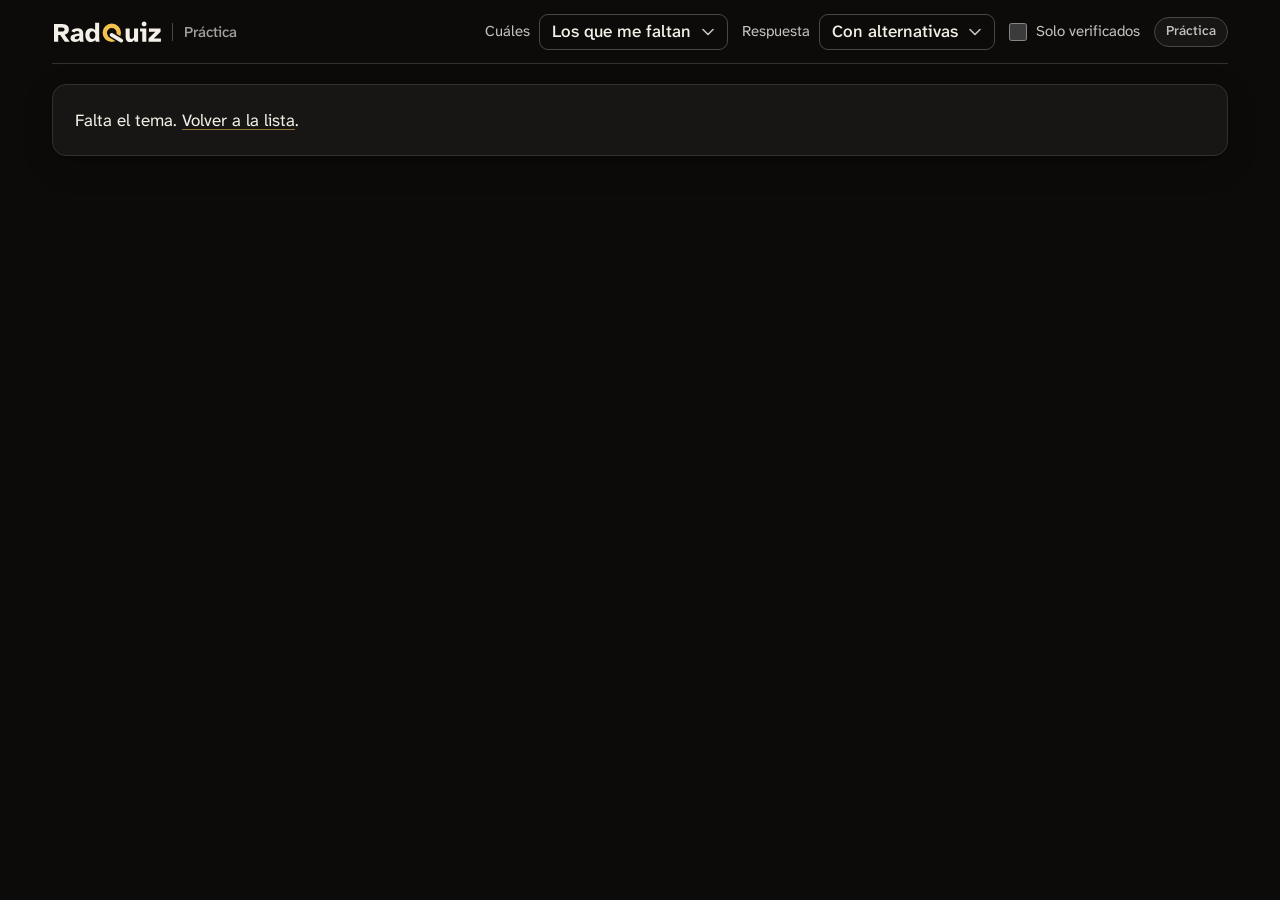
<file: practica.html>
<!doctype html>
<html lang="es">
<head>
<meta charset="utf-8">
<meta name="viewport" content="width=device-width, initial-scale=1">
<title>Práctica · RadQuiz</title>
<meta name="theme-color" content="#0c0b09">
<script>/* Animaciones: la elección de este aparato o, sin ella, la del sistema (app/movimiento.js). Va aquí para que nada empiece a moverse antes de saberlo. También decide la transición entre páginas (app/estilos.css, «transiciones»): sin animaciones no hay; al volver con «atrás» va al revés; y en un navegador sin transiciones entre páginas, el contenido entra con la misma animación en CSS. */
try{var r=document.documentElement,m=localStorage.getItem("radquiz.movimiento");if(m!=="si"&&m!=="no")m=matchMedia("(prefers-reduced-motion: reduce)").matches?"no":"si";r.dataset.movimiento=m;addEventListener("pageswap",function(e){if(e.viewTransition&&r.dataset.movimiento==="no")e.viewTransition.skipTransition()});addEventListener("pagereveal",function(e){var t=e.viewTransition,a=window.navigation&&navigation.activation;if(!t)return;if(r.dataset.movimiento==="no")return t.skipTransition();if(a&&a.navigationType==="traverse"&&a.from&&a.entry&&a.entry.index<a.from.index){r.dataset.sentido="atras";t.finished.finally(function(){delete r.dataset.sentido})}});if(m==="si"&&!("CSSViewTransitionRule" in window)){r.dataset.entrada="pagina";setTimeout(function(){delete r.dataset.entrada},800)}}catch(e){}</script>
<link rel="icon" href="app/marca.svg" type="image/svg+xml">
<link rel="preload" href="app/fuentes/atkinson-next.woff2" as="font" type="font/woff2" crossorigin>
<link rel="stylesheet" href="app/estilos.css">
</head>
<body>
<div class="wrap">
  <header class="bar">
    <a class="brand" href="./"><img class="logotipo" src="app/marca-texto.svg" alt="RadQuiz" width="110" height="22"><small id="subtitulo">Práctica</small></a>
    <span class="spacer"></span>
    <div class="herramientas compacta">
      <span class="salto" aria-hidden="true"></span>
      <label class="row"><span class="muted">Cuáles</span>
        <select id="cuales" title="De dónde sale la tanda. Lo que respondiste se guarda en este dispositivo">
          <option value="faltan">Los que me faltan</option>
          <option value="todos">Todos</option>
          <option value="falladas">Los que fallé</option>
        </select></label>
      <label class="row"><span class="muted">Respuesta</span>
        <select id="modo-respuesta" title="Sin alternativas: piensas la respuesta, la revelas y marcas si acertaste">
          <option value="alt">Con alternativas</option>
          <option value="sin">Sin alternativas</option>
        </select></label>
      <label class="row" id="tanda" hidden><span class="muted">Casos</span>
        <input type="number" id="cuantos" min="1" step="1" inputmode="numeric"
          title="Cuántos casos quieres en esta tanda: se eligen al azar entre los del tema">
        <span class="muted" id="de-total"></span></label>
      <label class="row"><input type="checkbox" id="solo-verificados"> <span class="muted">Solo verificados</span></label>
      <span class="chip" id="modo">Práctica</span>
      <span class="chip" id="marcador" hidden></span>
    </div>
  </header>
  <main id="app" class="stack" aria-live="polite"><p class="muted">Cargando…</p></main>
</div>
<script type="module" src="app/practica.js"></script>
</body>
</html>
</file>
<file: app/estilos.css>
/* RadQuiz — estilos compartidos.
   La idea es una sala de lectura: fondo oscuro y neutro, como la estación de trabajo, para mirar imágenes y
   proyectar, y el amarillo de las anotaciones (los círculos y flechas que señalan un hallazgo) como color de la marca
   y de lo que se toca. La marca es la Q del tomógrafo: el anillo del gantry y la mesa que entra (app/marca.svg,
   app/marca-texto.svg), y las mismas letras de la marca son las de toda la web.
   Tipografías (licencia OFL, app/fuentes/OFL.txt), alojadas en el sitio y no en Google Fonts por la red del hospital:
   Atkinson Hyperlegible Next, hecha para que cada letra se distinga de las parecidas (I l 1, O 0, rn m) aunque se
   vea mal —el celular en el pasillo, la última fila frente al proyector—, para todo el texto; y su Mono, la «voz del
   overlay» (los datos en las esquinas de una imagen DICOM): el código de la sala, el reloj, la ficha técnica de la
   figura y los rótulos chicos. Solo se usa lo que ya tenía Chrome 109, el último de Windows 7 (revisado función por
   función, no probado en ese navegador); text-wrap, y :has() en Firefox anteriores al 121, solo mejoran lo que ya
   se ve bien. */

/* ------------------------------------------------------------------ tipografías */
@font-face {
  font-family: "Atkinson Hyperlegible Next"; font-style: normal; font-weight: 200 800; font-display: swap;
  src: url("fuentes/atkinson-next.woff2") format("woff2");
  unicode-range: U+0000-00FF, U+0131, U+0152-0153, U+02BB-02BC, U+02C6, U+02DA, U+02DC, U+0304, U+0308, U+0329, U+2000-206F, U+20AC, U+2122, U+2191, U+2193, U+2212, U+2215, U+FEFF, U+FFFD;
}
@font-face {
  font-family: "Atkinson Hyperlegible Next"; font-style: normal; font-weight: 200 800; font-display: swap;
  src: url("fuentes/atkinson-next-ext.woff2") format("woff2");
  unicode-range: U+0100-02BA, U+02BD-02C5, U+02C7-02CC, U+02CE-02D7, U+02DD-02FF, U+0304, U+0308, U+0329, U+1D00-1DBF, U+1E00-1E9F, U+1EF2-1EFF, U+2020, U+20A0-20AB, U+20AD-20C4, U+2113, U+2C60-2C7F, U+A720-A7FF;
}
@font-face {
  font-family: "Atkinson Hyperlegible Next"; font-style: italic; font-weight: 200 800; font-display: swap;
  src: url("fuentes/atkinson-next-italica.woff2") format("woff2");
  unicode-range: U+0000-00FF, U+0131, U+0152-0153, U+02BB-02BC, U+02C6, U+02DA, U+02DC, U+0304, U+0308, U+0329, U+2000-206F, U+20AC, U+2122, U+2191, U+2193, U+2212, U+2215, U+FEFF, U+FFFD;
}
@font-face {
  font-family: "Atkinson Hyperlegible Next"; font-style: italic; font-weight: 200 800; font-display: swap;
  src: url("fuentes/atkinson-next-italica-ext.woff2") format("woff2");
  unicode-range: U+0100-02BA, U+02BD-02C5, U+02C7-02CC, U+02CE-02D7, U+02DD-02FF, U+0304, U+0308, U+0329, U+1D00-1DBF, U+1E00-1E9F, U+1EF2-1EFF, U+2020, U+20A0-20AB, U+20AD-20C4, U+2113, U+2C60-2C7F, U+A720-A7FF;
}
@font-face {
  font-family: "Atkinson Hyperlegible Mono"; font-style: normal; font-weight: 200 800; font-display: swap;
  src: url("fuentes/atkinson-mono.woff2") format("woff2");
  unicode-range: U+0000-00FF, U+0131, U+0152-0153, U+02BB-02BC, U+02C6, U+02DA, U+02DC, U+0304, U+0308, U+0329, U+2000-206F, U+20AC, U+2122, U+2191, U+2193, U+2212, U+2215, U+FEFF, U+FFFD;
}
@font-face {
  font-family: "Atkinson Hyperlegible Mono"; font-style: normal; font-weight: 200 800; font-display: swap;
  src: url("fuentes/atkinson-mono-ext.woff2") format("woff2");
  unicode-range: U+0100-02BA, U+02BD-02C5, U+02C7-02CC, U+02CE-02D7, U+02DD-02FF, U+0304, U+0308, U+0329, U+1D00-1DBF, U+1E00-1E9F, U+1EF2-1EFF, U+2020, U+20A0-20AB, U+20AD-20C4, U+2113, U+2C60-2C7F, U+A720-A7FF;
}

/* ------------------------------------------------------------------ fichas de diseño */
:root {
  color-scheme: dark;
  /* superficies, de la más honda a la más alta: grises de estación de trabajo, apenas cálidos (OKLCH croma 0,004,
     tono 85), para que la figura en grises se vea contra un entorno neutro. Antes eran grises azulados a ΔE 1 del
     tema oscuro de GitHub: no se distinguían de cualquier herramienta de programación. */
  --fondo: #0c0b09;
  --fondo-hondo: #060605;
  --panel: #171614;
  --panel-2: #201f1d;
  --panel-3: #2b2a28;
  --linea: #32312f;
  --linea-2: #494745;
  --linea-3: #646361;
  /* texto: blanco hueso, como la placa en el negatoscopio; las tres pasan 4,5:1 sobre cualquier superficie
     (la más baja, --mute sobre --panel-3, 5,5:1) */
  --tinta: #f4f0e7;
  --tinta-2: #c5c2bd;
  --mute: #a2a09c;
  --tenue: #888682;          /* solo para lo que no hay que leer: placeholders */
  /* marca: el amarillo de las anotaciones. Sus transparencias van aquí, no sueltas en cada componente. */
  --marca: #f2c14e;
  --marca-2: #f7d27a;
  --marca-tinta: #1a1403;
  --marca-rgb: 242, 193, 78;
  --marca-suave: rgba(var(--marca-rgb), .1);
  --marca-borde: rgba(var(--marca-rgb), .42);
  /* información: el gris claro del overlay (los datos de las esquinas de una imagen), sin tono propio. Antes era el
     mismo turquesa de la opción C (ΔE 3). */
  --info: #d6d0c4;
  --info-suave: rgba(214, 208, 196, .06);
  --info-borde: rgba(214, 208, 196, .3);
  --ok: #43d08e;
  --ok-suave: rgba(67, 208, 142, .1);
  --ok-borde: rgba(67, 208, 142, .45);
  --mal: #f47385;
  --mal-suave: rgba(244, 115, 133, .1);
  --mal-borde: rgba(244, 115, 133, .45);
  /* una por opción, A–E: la letra oscura se lee sobre todas (7,3:1 o más). Elegidas para que se distingan también
     con daltonismo (simulación de Machado et al., 2009, ΔE2000): el par más parecido queda en 11,8 en protanopía,
     12,7 en deuteranopía y 11,9 en tritanopía (antes, A y D a 1,2: el mismo color). Ninguna se confunde con la
     marca, con «correcto» ni con «incorrecto» (la E de antes estaba a ΔE 3 del rojo de «incorrecto»). La letra
     sigue siempre al lado: el color nunca va solo. */
  --a: #82a8fd; --b: #e58361; --c: #6ee6ef; --d: #c889ba; --e: #beeaa7;
  /* tipografía: una familia y su mono. Una escala corta para todo lo que no se proyecta (los tamaños de pantalla
     grande van con clamp() en cada componente). Atkinson tiene la altura de x algo menor que Plex, por eso la base
     sube a 17 px. */
  --sans: "Atkinson Hyperlegible Next", system-ui, -apple-system, "Segoe UI", Roboto, sans-serif;
  --mono: "Atkinson Hyperlegible Mono", ui-monospace, SFMono-Regular, Menlo, Consolas, monospace;
  --t-xs: 12px;     /* rótulos del overlay, en mono y mayúsculas */
  --t-s: 13.5px;    /* fuentes, notas, chips */
  --t-ui: 15px;     /* botones, etiquetas, texto de apoyo */
  --t-base: 17px;   /* texto */
  --t-m: 19px;      /* entradilla, títulos chicos */
  --t-l: 22px;
  --t-xl: 27px;
  /* forma */
  --r-sm: 6px;
  --r: 10px;
  --r-lg: 14px;
  --sombra: 0 1px 2px rgba(0, 0, 0, .25), 0 10px 30px rgba(0, 0, 0, .18);
  --sombra-alta: 0 18px 60px rgba(0, 0, 0, .55), 0 2px 8px rgba(0, 0, 0, .35);
  --anillo: 0 0 0 3px rgba(var(--marca-rgb), .55);
  --t: .15s ease;
  /* íconos dibujados, para no depender de que el celular tenga los glifos ✓ ✗ */
  --i-ok: url("data:image/svg+xml,%3Csvg xmlns='http://www.w3.org/2000/svg' viewBox='0 0 20 20'%3E%3Cpath d='M4.5 10.5 8 14l7.5-8' fill='none' stroke='%2343d08e' stroke-width='2.4' stroke-linecap='round' stroke-linejoin='round'/%3E%3C/svg%3E");
  --i-mal: url("data:image/svg+xml,%3Csvg xmlns='http://www.w3.org/2000/svg' viewBox='0 0 20 20'%3E%3Cpath d='m5.5 5.5 9 9m0-9-9 9' fill='none' stroke='%23f47385' stroke-width='2.4' stroke-linecap='round'/%3E%3C/svg%3E");
  --i-ok-oscuro: url("data:image/svg+xml,%3Csvg xmlns='http://www.w3.org/2000/svg' viewBox='0 0 20 20'%3E%3Cpath d='M4.5 10.5 8 14l7.5-8' fill='none' stroke='%230c0b09' stroke-width='2.6' stroke-linecap='round' stroke-linejoin='round'/%3E%3C/svg%3E");
  --i-mal-oscuro: url("data:image/svg+xml,%3Csvg xmlns='http://www.w3.org/2000/svg' viewBox='0 0 20 20'%3E%3Cpath d='m5.5 5.5 9 9m0-9-9 9' fill='none' stroke='%230c0b09' stroke-width='2.6' stroke-linecap='round'/%3E%3C/svg%3E");
  --i-marcada: url("data:image/svg+xml,%3Csvg xmlns='http://www.w3.org/2000/svg' viewBox='0 0 20 20'%3E%3Ccircle cx='10' cy='10' r='8' fill='none' stroke='%23f2c14e' stroke-width='2'/%3E%3Ccircle cx='10' cy='10' r='4' fill='%23f2c14e'/%3E%3C/svg%3E");
  /* corazones de las vidas, en pixel art: lleno (rojo, con un brillo) y perdido */
  --i-corazon: url("data:image/svg+xml,%3Csvg xmlns='http://www.w3.org/2000/svg' viewBox='0 0 7 6' shape-rendering='crispEdges'%3E%3Cpath d='M1 0h2v1H1zM4 0h2v1H4zM0 1h7v2H0zM1 3h5v1H1zM2 4h3v1H2zM3 5h1v1H3z' fill='%23f47385'/%3E%3Cpath d='M1 1h1v1H1z' fill='%23ffd3da'/%3E%3C/svg%3E");
  --i-corazon-vacio: url("data:image/svg+xml,%3Csvg xmlns='http://www.w3.org/2000/svg' viewBox='0 0 7 6' shape-rendering='crispEdges'%3E%3Cpath d='M1 0h2v1H1zM4 0h2v1H4zM0 1h7v2H0zM1 3h5v1H1zM2 4h3v1H2zM3 5h1v1H3z' fill='%23494745'/%3E%3C/svg%3E");
  /* llama de la racha, en pixel art como los corazones */
  --i-llama: url("data:image/svg+xml,%3Csvg xmlns='http://www.w3.org/2000/svg' viewBox='0 0 7 8' shape-rendering='crispEdges'%3E%3Crect x='3' y='0' width='1' height='1' fill='%23f5a24f'/%3E%3Crect x='2' y='1' width='2' height='1' fill='%23f5a24f'/%3E%3Crect x='2' y='2' width='2' height='1' fill='%23f5a24f'/%3E%3Crect x='4' y='2' width='1' height='1' fill='%23f2c14e'/%3E%3Crect x='1' y='3' width='2' height='1' fill='%23f5a24f'/%3E%3Crect x='3' y='3' width='2' height='1' fill='%23f2c14e'/%3E%3Crect x='5' y='3' width='1' height='1' fill='%23f5a24f'/%3E%3Crect x='1' y='4' width='1' height='1' fill='%23f5a24f'/%3E%3Crect x='2' y='4' width='3' height='1' fill='%23f2c14e'/%3E%3Crect x='5' y='4' width='1' height='1' fill='%23f5a24f'/%3E%3Crect x='0' y='5' width='2' height='1' fill='%23f5a24f'/%3E%3Crect x='2' y='5' width='1' height='1' fill='%23f2c14e'/%3E%3Crect x='3' y='5' width='1' height='1' fill='%23fff3c4'/%3E%3Crect x='4' y='5' width='1' height='1' fill='%23f2c14e'/%3E%3Crect x='5' y='5' width='2' height='1' fill='%23f5a24f'/%3E%3Crect x='0' y='6' width='2' height='1' fill='%23f5a24f'/%3E%3Crect x='2' y='6' width='3' height='1' fill='%23f2c14e'/%3E%3Crect x='5' y='6' width='2' height='1' fill='%23f5a24f'/%3E%3Crect x='1' y='7' width='5' height='1' fill='%23f5a24f'/%3E%3C/svg%3E");
  --i-ampliar: url("data:image/svg+xml,%3Csvg xmlns='http://www.w3.org/2000/svg' viewBox='0 0 20 20'%3E%3Cpath d='M3 7.5V3h4.5M12.5 3H17v4.5M17 12.5V17h-4.5M7.5 17H3v-4.5' fill='none' stroke='%23a2a09c' stroke-width='1.8' stroke-linecap='round' stroke-linejoin='round'/%3E%3C/svg%3E");
}

/* ------------------------------------------------------------------ base */
*, *::before, *::after { box-sizing: border-box; }
[hidden] { display: none !important; }
html { -webkit-text-size-adjust: 100%; text-size-adjust: 100%; }
html, body { height: 100%; margin: 0; }
body {
  background: var(--fondo); color: var(--tinta);
  font: 400 var(--t-base)/1.55 var(--sans);
  -webkit-font-smoothing: antialiased; -moz-osx-font-smoothing: grayscale;
  text-rendering: optimizeLegibility;
  overflow-wrap: break-word;
}
::selection { background: rgba(var(--marca-rgb), .3); color: #fff; }
img { max-width: 100%; }
p { margin: 0; text-wrap: pretty; }
b, strong { font-weight: 600; }
h1, h2, h3 { margin: 0; font-weight: 700; letter-spacing: -.015em; text-wrap: balance; color: var(--tinta); }
/* Un título con una palabra más larga que su cuadro (un nombre de archivo, una URL) se corta en vez de salirse. */
h1, h2, h3, h4 { overflow-wrap: anywhere; }
h1 { font-size: clamp(28px, 4.2vw, 44px); line-height: 1.1; letter-spacing: -.022em; }
h2 { font-size: clamp(21px, 2.4vw, 27px); line-height: 1.2; }
h3 { font-size: var(--t-m); line-height: 1.3; letter-spacing: -.008em; }
a { color: var(--tinta); text-decoration: underline; text-decoration-color: rgba(var(--marca-rgb), .55); text-decoration-thickness: 1px; text-underline-offset: 3px; transition: color var(--t), text-decoration-color var(--t); }
a:hover { color: #fff; text-decoration-color: var(--marca); }
code { font: .88em/1.4 var(--mono); background: var(--panel-2); border: 1px solid var(--linea); border-radius: 5px; padding: 1px 5px; overflow-wrap: anywhere; }
kbd {
  display: inline-block; min-width: 1.6em; padding: 1px 5px; text-align: center;
  font: 600 .8em/1.4 var(--mono); color: var(--tinta);
  background: var(--panel-2); border: 1px solid var(--linea-2); border-bottom-width: 2px; border-radius: 5px;
}
:focus-visible { outline: 2px solid var(--marca); outline-offset: 2px; }

/* textos de apoyo */
.muted { color: var(--tinta-2); }
.src { font-size: var(--t-s); line-height: 1.5; color: var(--mute); }
.src a { color: var(--tinta-2); }
.nota { font-size: var(--t-ui); color: var(--marca); }
.lead { font-size: clamp(17px, 1.6vw, 19px); line-height: 1.55; color: var(--tinta-2); }
.tema, .eyebrow {
  font-family: var(--mono); font-size: var(--t-xs); font-weight: 600; line-height: 1.3; letter-spacing: .06em; text-transform: uppercase; color: var(--mute);
}

/* ------------------------------------------------------------------ armazón */
.wrap {
  max-width: 1240px; min-height: 100%; margin: 0 auto;
  padding: 0 clamp(16px, 3vw, 32px) 28px;
  display: flex; flex-direction: column; gap: 20px;
}
header.bar {
  display: flex; align-items: center; flex-wrap: wrap; gap: 10px 14px;
  min-height: 64px; padding-block: 12px; border-bottom: 1px solid var(--linea);
}
.brand {
  display: flex; align-items: center; gap: 10px; min-width: 0; flex: 0 1 auto;
  font-size: var(--t-m); font-weight: 700; letter-spacing: -.012em; line-height: 1.2;
  color: var(--tinta); text-decoration: none;
}
.brand:hover { color: #fff; }
.brand .logo { width: 30px; height: 30px; flex: none; display: block; }
/* el logotipo: RadQuiz con la Q del tomógrafo, en contornos (app/marca-texto.svg) */
.brand .logotipo { height: 22px; width: auto; flex: none; display: block; }
.brand:hover .logotipo { filter: brightness(1.08); }
.brand small {
  min-width: 0; overflow: hidden; text-overflow: ellipsis; white-space: nowrap;
  padding-left: 11px; border-left: 1px solid var(--linea-2);
  font-size: var(--t-ui); font-weight: 500; letter-spacing: 0; color: var(--mute);
}
.spacer { flex: 1; }
.nav { display: flex; align-items: center; flex-wrap: wrap; gap: 6px; }
/* En la cabecera los enlaces son discretos; solo la acción principal lleva color. */
.bar .boton:not(.primary), .bar button:not(.primary) {
  background: transparent; border-color: transparent; color: var(--tinta-2);
}
.bar .boton:not(.primary):hover, .bar button:not(.primary):not(:disabled):hover {
  background: var(--panel-2); border-color: var(--linea); color: var(--tinta);
}
.herramientas { display: flex; align-items: center; flex-wrap: wrap; gap: 8px 14px; }
.salto { display: none; }
.bar select, .bar input[type=number] { min-height: 36px; padding-block: 5px; }
.bar input[type=number] { width: 5em; }
.bar label.row { font-size: var(--t-ui); }
.pie {
  margin-top: auto; padding-top: 22px; border-top: 1px solid var(--linea);
  display: flex; flex-wrap: wrap; align-items: baseline; justify-content: space-between; gap: 10px 24px;
  font-size: var(--t-s); color: var(--mute);
}
.pie nav { display: flex; flex-wrap: wrap; gap: 6px 18px; }
.pie a { color: var(--tinta-2); text-decoration: none; }
.pie a:hover { color: var(--tinta); text-decoration: underline; text-decoration-color: var(--marca); }
/* el interruptor de animaciones en el pie de la portada, con la misma cara que los enlaces de al lado */
button.pie-boton { min-height: 0; padding: 0; font: inherit; color: var(--tinta-2); background: none; border: 0; border-radius: 0; }
button.pie-boton:not(:disabled):hover { background: none; color: var(--tinta); text-decoration: underline; text-decoration-color: var(--marca); }
button.pie-boton[aria-pressed="false"] { color: var(--mute); }
main { min-width: 0; }
.row { display: flex; flex-wrap: wrap; align-items: center; gap: 10px; }
.stack { display: grid; gap: 14px; align-content: start; }
.stack-lg { gap: 22px; }
.angosto { max-width: 680px; }
.campos { display: grid; grid-template-columns: repeat(auto-fit, minmax(min(100%, 200px), 1fr)); gap: 14px; }
.casillas { display: grid; gap: 10px; }
.inicio { gap: clamp(28px, 5vw, 48px); }
.panel {
  background: var(--panel); border: 1px solid var(--linea); border-radius: var(--r-lg);
  padding: clamp(16px, 2vw, 22px); box-shadow: var(--sombra);
}
.panel .panel { background: var(--panel-2); box-shadow: none; border-radius: var(--r); }

/* ------------------------------------------------------------------ controles */
/* :where() deja los botones sin especificidad, así cualquier clase de un componente los pisa. .boton va con
   la suya: es un enlace y tiene que ganarle al subrayado general de los enlaces. */
:where(button), .boton {
  display: inline-flex; align-items: center; justify-content: center; gap: 8px;
  min-height: 40px; padding: 8px 16px;
  font: 600 var(--t-ui)/1.2 var(--sans); letter-spacing: -.003em; color: var(--tinta); text-align: center; text-decoration: none;
  background: var(--panel-2); border: 1px solid var(--linea-2); border-radius: 9px;
  cursor: pointer; -webkit-tap-highlight-color: transparent; touch-action: manipulation;
  transition: background-color var(--t), border-color var(--t), color var(--t), box-shadow var(--t), transform .08s ease;
}
:where(button:not(:disabled)):hover, .boton:hover { background: var(--panel-3); border-color: var(--linea-3); color: var(--tinta); }
:where(button:not(:disabled)):active, .boton:active { transform: translateY(1px); }
:where(button):focus-visible, .boton:focus-visible { outline: none; box-shadow: var(--anillo); border-color: var(--marca); }
:where(button):disabled { opacity: .45; cursor: not-allowed; }
.primary, .boton.primary { background: var(--marca); border-color: var(--marca); color: var(--marca-tinta); }
.primary:not(:disabled):hover, .boton.primary:hover { background: var(--marca-2); border-color: var(--marca-2); color: var(--marca-tinta); }
.primary:focus-visible { box-shadow: 0 0 0 3px var(--fondo), 0 0 0 5px var(--marca); }
.lg { min-height: 48px; padding: 12px 22px; font-size: var(--t-base); border-radius: 10px; }
button.peligrosa { color: var(--mal); border-color: var(--mal-borde); background: transparent; }
button.peligrosa:not(:disabled):hover { background: var(--mal-suave); border-color: var(--mal); color: var(--mal); }
button.peligrosa:disabled { color: var(--mute); border-color: var(--linea); }
button.reportar { min-height: 34px; padding: 6px 12px; font-size: var(--t-s); font-weight: 500; color: var(--mute); background: transparent; border-color: var(--linea); }
button.reportar:not(:disabled):hover { color: var(--tinta); }

:where(input:not([type=checkbox]):not([type=radio]):not([type=file]), select, textarea) {
  width: 100%; min-height: 44px; padding: 10px 12px;
  font: 400 var(--t-base)/1.4 var(--sans); color: var(--tinta);
  background: var(--fondo); border: 1px solid var(--linea-2); border-radius: 9px;
  transition: border-color var(--t), box-shadow var(--t);
}
:where(input, select, textarea):hover { border-color: var(--linea-3); }
:where(input, select, textarea):focus-visible { outline: none; border-color: var(--marca); box-shadow: var(--anillo); }
::placeholder { color: var(--tenue); opacity: 1; }
textarea { resize: vertical; line-height: 1.5; }
select {
  width: auto; max-width: 100%; padding-right: 36px; cursor: pointer;
  -webkit-appearance: none; appearance: none; font-weight: 500;
  background-image: url("data:image/svg+xml,%3Csvg xmlns='http://www.w3.org/2000/svg' viewBox='0 0 12 8'%3E%3Cpath d='M1 1.5 6 6.5 11 1.5' fill='none' stroke='%23c5c2bd' stroke-width='1.6' stroke-linecap='round' stroke-linejoin='round'/%3E%3C/svg%3E");
  background-repeat: no-repeat; background-position: right 13px center; background-size: 12px 8px;
}
select option { background: var(--panel-2); color: var(--tinta); }
input[type=number] { font-variant-numeric: tabular-nums; }
input[type=checkbox], input[type=radio] { width: 18px; height: 18px; margin: 0; flex: none; accent-color: var(--marca); cursor: pointer; }
.grid-label { display: grid; gap: 7px; font-size: var(--t-ui); font-weight: 500; color: var(--tinta-2); min-width: 0; }
.grid-label > :where(input, select, textarea) { font-weight: 400; }
.grid-label select, .galeria select { width: 100%; }
.grid-label > button { justify-self: start; }
label.row { gap: 9px; cursor: pointer; }
input.input-codigo {
  min-height: 64px; font-family: var(--mono); font-size: 34px; font-weight: 700; line-height: 1;
  letter-spacing: .24em; text-indent: .24em; text-transform: uppercase; text-align: center; font-variant-numeric: tabular-nums;
}
.input-codigo::placeholder { color: #3e3d3b; }

details { border: 1px solid var(--linea); border-radius: var(--r); background: var(--panel); }
details > summary {
  display: flex; align-items: center; gap: 10px; padding: 11px 14px; cursor: pointer; list-style: none;
  font-weight: 600; font-size: var(--t-ui); border-radius: var(--r);
}
details > summary::-webkit-details-marker { display: none; }
details > summary::before {
  content: ""; width: 7px; height: 7px; flex: none; margin: 0 2px 0 1px;
  border-right: 2px solid var(--mute); border-bottom: 2px solid var(--mute);
  transform: rotate(-45deg); transition: transform var(--t);
}
details[open] > summary::before { transform: rotate(45deg) translate(-1px, -1px); }
details > summary:hover { background: var(--panel-2); }
details > :not(summary) { margin: 0 14px 14px; }

/* ------------------------------------------------------------------ piezas comunes */
.chip {
  display: inline-flex; align-items: center; gap: 7px; min-height: 30px; padding: 5px 11px;
  font-size: var(--t-s); font-weight: 500; line-height: 1.2; font-variant-numeric: tabular-nums; white-space: nowrap;
  color: var(--tinta-2); background: var(--panel); border: 1px solid var(--linea-2); border-radius: 999px;
}
.chip.live { color: var(--marca); background: var(--marca-suave); border-color: var(--marca-borde); }
.chip.live::before {
  content: ""; width: 7px; height: 7px; flex: none; border-radius: 50%;
  background: currentColor; box-shadow: 0 0 0 3px rgba(var(--marca-rgb), .18);
}
.chip.clasif { color: var(--info); background: var(--info-suave); border-color: var(--info-borde); min-height: 26px; padding: 3px 10px; font-size: var(--t-s); }
/* dificultad interna (estudio y revisión del tablero): un color por nivel, de la paleta de las letras */
.chip.nivel { min-height: 26px; padding: 3px 10px; font-size: var(--t-s); background: var(--panel-2); font-variant-numeric: tabular-nums; }
.chip.nivel.n1 { color: var(--c); border-color: var(--c); }
.chip.nivel.n2 { color: var(--a); border-color: var(--a); }
.chip.nivel.n3 { color: var(--b); border-color: var(--b); }
.chip.nivel.n4 { color: var(--e); border-color: var(--e); }
.badge {
  display: inline-flex; align-items: center; min-height: 22px; padding: 2px 9px; white-space: nowrap;
  font-size: var(--t-xs); font-weight: 600; line-height: 1.2; letter-spacing: .01em;
  color: var(--tinta-2); background: var(--panel-2); border: 1px solid var(--linea-2); border-radius: 999px;
}
.badge.borrador { color: var(--marca); background: var(--marca-suave); border-color: var(--marca-borde); }
.badge.publicado, .badge.aprobado { color: var(--ok); background: var(--ok-suave); border-color: var(--ok-borde); }
.badge.revision { color: var(--info); background: var(--info-suave); border-color: var(--info-borde); }
.badge.cambios { color: var(--mal); background: var(--mal-suave); border-color: var(--mal-borde); }
.sello {
  display: inline-block; max-width: 100%; padding: 4px 10px; overflow: hidden; text-overflow: ellipsis; white-space: nowrap; vertical-align: middle;
  font-size: var(--t-s); font-weight: 600; line-height: 1.25;
  color: var(--ok); background: var(--ok-suave); border: 1px solid var(--ok-borde); border-radius: 999px;
}
.sello.sin { color: var(--tinta-2); background: var(--panel-2); border-color: var(--linea-2); font-weight: 500; }
.sello.malo { color: var(--mal); background: var(--mal-suave); border-color: var(--mal-borde); }
.caja {
  margin: 0; padding: 12px 16px; color: var(--tinta); line-height: 1.55;
  background: var(--info-suave); border: 1px solid var(--info-borde); border-left: 3px solid var(--info); border-radius: var(--r);
}
.caja a { color: var(--tinta); }
blockquote { margin: 4px 0; padding: 8px 14px; font-size: var(--t-ui); color: var(--tinta-2); border-left: 3px solid var(--linea-2); background: var(--panel-2); border-radius: 0 8px 8px 0; }
.ubic { font-size: var(--t-s); font-weight: 500; color: var(--mute); }
.sin-dato { color: var(--mute); font-style: italic; }
.toast {
  position: fixed; left: 50%; bottom: 20px; z-index: 40; transform: translateX(-50%);
  max-width: min(560px, calc(100% - 32px)); min-height: 44px; padding: 11px 18px;
  white-space: normal; font-size: var(--t-ui); line-height: 1.4; color: var(--tinta);
  background: var(--panel-3); border: 1px solid var(--linea-3); border-radius: 12px; box-shadow: var(--sombra-alta);
  animation: aparecer .2s ease-out;
}
.toast.malo { color: #ffc2cb; border-color: var(--mal); background: #2d1a1c; }
@keyframes aparecer { from { opacity: 0; transform: translate(-50%, 8px); } }
.tabla { overflow-x: auto; border: 1px solid var(--linea); border-radius: var(--r); background: var(--panel); }
.tabla table { width: 100%; border-collapse: collapse; font-size: var(--t-ui); }
.tabla th, .tabla td { text-align: left; vertical-align: top; padding: 10px 14px; }
.tabla th { font-size: var(--t-xs); font-weight: 600; letter-spacing: .06em; text-transform: uppercase; color: var(--mute); background: var(--panel-2); border-bottom: 1px solid var(--linea); }
.tabla tr + tr td { border-top: 1px solid var(--linea); }
.tabla code { white-space: nowrap; overflow-wrap: normal; }
.panel .tabla { background: transparent; }

/* ampliación de una imagen, y fondo de los diálogos del estudio */
.zoom {
  position: fixed; inset: 0; z-index: 30; display: grid; place-items: center; padding: 16px;
  background: rgba(0, 0, 0, .94); cursor: zoom-out;
}
.zoom img { max-width: 100%; max-height: 100%; object-fit: contain; }
.zoom:has(> .panel) { background: rgba(6, 6, 5, .78); cursor: default; -webkit-backdrop-filter: blur(3px); backdrop-filter: blur(3px); }
.zoom > .panel { box-shadow: var(--sombra-alta); animation: subir .18s ease-out; }
@keyframes subir { from { opacity: 0; transform: translateY(10px) scale(.985); } }

/* ampliación de una figura (app/ampliar.js): toque, rueda o pellizco acercan; arrastrar la mueve. La figura se
   ajusta al hueco que deja la barra (el relleno de abajo); acercada, puede pasar por debajo de ella. */
.ampliar {
  --barra: 56px;
  position: fixed; inset: 0; z-index: 40; overflow: hidden;
  display: grid; grid-template: minmax(0, 1fr) / minmax(0, 1fr); place-items: center;
  padding: 16px 16px calc(var(--barra) + 32px + env(safe-area-inset-bottom, 0px));
  background: #000; touch-action: none; overscroll-behavior: contain;
  user-select: none; -webkit-user-select: none; -webkit-touch-callout: none; -webkit-tap-highlight-color: transparent;
}
.ampliar img {
  max-width: 100%; max-height: 100%; object-fit: contain;
  transform-origin: 50% 50%; cursor: zoom-in; will-change: transform; -webkit-user-drag: none;
}
.ampliar img.suave { transition: transform .22s ease-out; }
.ampliar.acercada img { cursor: grab; }
.ampliar.acercada img:active { cursor: grabbing; }
.ampliar-barra {
  position: absolute; left: 50%; bottom: calc(16px + env(safe-area-inset-bottom, 0px)); transform: translateX(-50%); z-index: 1;
  display: flex; align-items: center; gap: 6px; height: var(--barra); padding: 6px;
  background: rgba(23, 22, 20, .92); border: 1px solid var(--linea-2); border-radius: 14px; box-shadow: var(--sombra-alta);
}
.ampliar-barra button { min-width: 42px; height: 100%; min-height: 0; padding: 0 12px; font-size: var(--t-m); }
.ampliar-barra [data-a=ajustar] { font-size: var(--t-ui); }
.ampliar-nivel { min-width: 56px; font: 500 var(--t-ui)/1 var(--mono); color: var(--tinta-2); text-align: center; font-variant-numeric: tabular-nums; }
/* La ayuda aparece sobre la barra y se va sola. */
.ampliar-ayuda {
  position: absolute; left: 50%; bottom: calc(var(--barra) + 26px + env(safe-area-inset-bottom, 0px)); transform: translateX(-50%);
  width: max-content; max-width: calc(100% - 32px); margin: 0; padding: 6px 12px; text-align: center; pointer-events: none;
  font-size: var(--t-s); color: var(--tinta-2); background: rgba(23, 22, 20, .85); border-radius: 12px;
  animation: ampliar-ayuda .4s ease 3.5s forwards;
}
@keyframes ampliar-ayuda { to { opacity: 0; visibility: hidden; } }
.ampliar.acercada .ampliar-ayuda, .ampliar.en-ventana .ampliar-ayuda { opacity: 0; }
.ampliar-filtro { position: absolute; width: 0; height: 0; overflow: hidden; }
.ampliar.en-ventana img, .ampliar.en-ventana.acercada img { cursor: crosshair; }
.ampliar-barra [aria-pressed=true] { color: var(--marca-tinta); background: var(--marca); border-color: var(--marca); }
.ampliar-barra [aria-pressed=true]:not(:disabled):hover { color: var(--marca-tinta); background: var(--marca-2); border-color: var(--marca-2); }
/* Panel de la ventana: lectura, Invertir y Restablecer, sobre la barra (donde estaba la ayuda). */
.ampliar-ventana {
  position: absolute; left: 50%; bottom: calc(var(--barra) + 26px + env(safe-area-inset-bottom, 0px)); transform: translateX(-50%); z-index: 1;
  display: grid; grid-template-columns: auto auto auto; align-items: center; gap: 6px 8px; width: max-content; max-width: calc(100% - 24px);
  padding: 6px; background: rgba(23, 22, 20, .92); border: 1px solid var(--linea-2); border-radius: 14px; box-shadow: var(--sombra-alta);
}
.ampliar-ventana button { min-height: 40px; padding: 0 12px; font-size: var(--t-ui); }
.ampliar-ventana [aria-pressed=true] { color: var(--marca); border-color: var(--marca-borde); background: var(--marca-suave); }
.ampliar-lectura { display: grid; gap: 2px; padding: 0 6px; font: 500 var(--t-s)/1.15 var(--mono); color: var(--mute); font-variant-numeric: tabular-nums; }
.ampliar-lectura b { display: inline-block; min-width: 3ch; text-align: right; font-weight: 600; color: var(--tinta); }
.ampliar-ventana p { grid-column: 1 / -1; margin: 0 4px 2px; font-size: var(--t-s); color: var(--mute); text-align: center; }
/* Celular: la figura a todo el ancho y botones de 48 px, al alcance del pulgar. */
@media (pointer: coarse) {
  .ampliar { --barra: 60px; padding: 8px 0 calc(var(--barra) + 24px + env(safe-area-inset-bottom, 0px)); }
  .ampliar-barra { gap: 8px; }
  .ampliar-barra button { min-width: 48px; font-size: var(--t-m); }
  /* Con pellizco y doble toque, − y + sobran, y así caben Ventana y ✕ en 320 px. */
  .ampliar-barra [data-a=alejar], .ampliar-barra [data-a=acercar] { display: none; }
  .ampliar-barra [data-a=ajustar], .ampliar-barra [data-a=ventana] { font-size: var(--t-ui); }
  .ampliar-ventana button { min-height: 44px; }
}
/* Celular de costado: poca altura, la barra pasa a un costado para no robarle la figura. */
@media (pointer: coarse) and (orientation: landscape) and (max-height: 520px) {
  .ampliar { padding: 0 calc(var(--barra) + 24px + env(safe-area-inset-right, 0px)) 0 0; }
  .ampliar-barra {
    left: auto; right: calc(12px + env(safe-area-inset-right, 0px)); bottom: auto; top: 50%; transform: translateY(-50%);
    flex-direction: column; width: var(--barra); height: auto;
  }
  .ampliar-barra button { width: 100%; height: 48px; padding: 0; }
  .ampliar-barra [data-a=ajustar] { font-size: var(--t-s); }
  .ampliar-nivel { min-width: 0; font-size: var(--t-xs); }
  .ampliar-ayuda { bottom: 12px; left: calc(50% - (var(--barra) + 24px) / 2); }
  .ampliar-barra [data-a=ventana] { font-size: var(--t-xs); }
  .ampliar-ventana { bottom: 8px; left: calc(50% - (var(--barra) + 24px) / 2); }
  .ampliar-ventana p { display: none; }
}
:root[data-movimiento="no"] .ampliar img.suave { transition: none; }
.panel.dialogo, .panel.peligro { display: grid; gap: 14px; width: 100%; max-width: 580px; max-height: 88vh; overflow: auto; text-align: left; cursor: auto; }
.panel.peligro { border-color: var(--mal-borde); }
.panel.peligro h3 { color: var(--mal); }

/* ------------------------------------------------------------------ inicio */
/* Fondo animado: una mira rodea la casilla del código, como el círculo con que se marca un hallazgo. Anillos finos,
   la escala de un gantry que gira despacio y un punto que da la vuelta, sobre la rejilla de puntos de una imagen y
   dos luces que respiran. inicio.js centra la mira en la casilla (--mx, --my; --mr es media diagonal de la casilla;
   --mt, --mh y --mb, las distancias hasta la columna de texto, la cabecera y la fila de «Temas») y le da al fondo su
   alto; la mira aparece cuando ya está en su sitio y se desvanece antes de llegar a esos textos: ninguna marca pasa
   por detrás de una línea. Con la portada en una columna no hay mira —la casilla queda entre textos y los anillos
   los cruzarían—: en su lugar baja una banda de luz, como la camilla por el gantry, que no tiene bordes y no estorba
   la lectura. Solo se animan transform y opacity, que el navegador mueve sin volver a pintar: no carga la PC que
   proyecta ni el celular. */
.fondo-vivo {
  --mx: 72%; --my: 45%; --mr: 300px; --mt: 300px; --mh: 300px; --mb: 300px;
  position: absolute; top: 0; left: 0; z-index: -1; width: 100%; height: 100%;
  overflow: hidden; pointer-events: none; contain: strict;
}
.fondo-vivo i { position: absolute; }
.fv-rejilla {
  inset: 0;
  background: radial-gradient(circle, rgba(197, 194, 189, .2) 1px, transparent 1.5px) 0 0 / 24px 24px;
  -webkit-mask-image: radial-gradient(calc(var(--mr) * 3.4) calc(var(--mr) * 2.2) at var(--mx) var(--my), #000 30%, transparent);
  mask-image: radial-gradient(calc(var(--mr) * 3.4) calc(var(--mr) * 2.2) at var(--mx) var(--my), #000 30%, transparent);
}
.fv-luz {
  left: var(--mx); top: var(--my); width: calc(var(--mr) * 3.8); height: calc(var(--mr) * 3.8); margin: calc(var(--mr) * -1.9);
  background: radial-gradient(closest-side, rgba(var(--marca-rgb), .14), rgba(var(--marca-rgb), .05) 50%, transparent);
  animation: fv-latir 9s ease-in-out infinite alternate;
}
.fv-luz-2 {
  left: 10%; top: 0; width: 80vmax; height: 55vmax; margin: -27.5vmax 0 0 -40vmax;
  background: radial-gradient(closest-side, rgba(var(--marca-rgb), .06), transparent);
  animation: fv-derivar 40s ease-in-out infinite alternate;
}
/* Dos desvanecidos que se intersecan: uno hacia la columna de texto (--mt) y otro hacia la cabecera (--mh) y la fila
   de «Temas» (--mb). Chrome 109 solo conoce la intersección con prefijo (source-in); la forma estándar va después. */
.fv-mira {
  position: absolute; left: var(--mx); top: var(--my); opacity: 0;
  width: calc(var(--mr) * 2.9 + 60px); height: calc(var(--mr) * 2.9 + 60px); margin: calc(var(--mr) * -1.45 - 30px);
  -webkit-mask-image:
    linear-gradient(to right, transparent calc(50% - var(--mt)), #000 calc(50% - var(--mt) + 160px)),
    linear-gradient(transparent calc(50% - var(--mh)), #000 calc(50% - var(--mh) + 48px), #000 calc(50% + var(--mb) - 90px), transparent calc(50% + var(--mb) - 10px));
  -webkit-mask-composite: source-in;
  mask-image:
    linear-gradient(to right, transparent calc(50% - var(--mt)), #000 calc(50% - var(--mt) + 160px)),
    linear-gradient(transparent calc(50% - var(--mh)), #000 calc(50% - var(--mh) + 48px), #000 calc(50% + var(--mb) - 90px), transparent calc(50% + var(--mb) - 10px));
  mask-composite: intersect;
}
.fondo-vivo.listo .fv-mira { opacity: 1; animation: fv-encender 1.8s cubic-bezier(.16, 1, .3, 1) both; }
.fv-mira::before, .fv-mira::after, .fv-mira > i {
  content: ""; position: absolute; left: 50%; top: 50%;
  width: calc(var(--r) * 2); height: calc(var(--r) * 2); margin: calc(var(--r) * -1); border-radius: 50%;
}
.fv-mira::before { --r: calc(var(--mr) + 16px); border: 1px solid rgba(244, 240, 231, .1); }
/* el anillo de afuera lleva las cuatro marcas de la retícula del logo */
.fv-mira::after {
  --r: calc(var(--mr) * 1.45); border: 1px solid rgba(244, 240, 231, .07);
  background:
    linear-gradient(rgba(var(--marca-rgb), .55), rgba(var(--marca-rgb), .55)) 50% 0 / 2px 18px no-repeat,
    linear-gradient(rgba(var(--marca-rgb), .55), rgba(var(--marca-rgb), .55)) 50% 100% / 2px 18px no-repeat,
    linear-gradient(rgba(var(--marca-rgb), .55), rgba(var(--marca-rgb), .55)) 0 50% / 18px 2px no-repeat,
    linear-gradient(rgba(var(--marca-rgb), .55), rgba(var(--marca-rgb), .55)) 100% 50% / 18px 2px no-repeat;
}
/* 120 marcas cada 3° y una más larga cada 30°: el trazo discontinuo de un círculo */
.fv-escala {
  --r: calc(var(--mr) + 58px);
  background: url("data:image/svg+xml,%3Csvg xmlns='http://www.w3.org/2000/svg' viewBox='0 0 200 200'%3E%3Cg fill='none' stroke='%23f2c14e'%3E%3Ccircle cx='100' cy='100' r='98' stroke-width='2' stroke-opacity='.35' stroke-dasharray='.28 4.85127' stroke-dashoffset='.14'/%3E%3Ccircle cx='100' cy='100' r='97' stroke-width='4' stroke-opacity='.6' stroke-dasharray='.42 50.36908' stroke-dashoffset='.21'/%3E%3C/g%3E%3C/svg%3E") center / 100% 100% no-repeat;
  animation: fv-girar 150s linear infinite;
}
/* el punto va por el anillo de adentro: el de afuera queda casi todo fuera de la pantalla o desvanecido */
.fv-orbita { --r: calc(var(--mr) + 16px); animation: fv-girar 22s linear infinite; }
.fv-orbita::before {
  content: ""; position: absolute; inset: 0; border-radius: 50%;
  background: conic-gradient(rgba(var(--marca-rgb), 0) 0 240deg, rgba(var(--marca-rgb), .1) 300deg, rgba(247, 210, 122, .75) 360deg);
  -webkit-mask-image: radial-gradient(closest-side, transparent calc(100% - 3.5px), #000 calc(100% - 2px), #000 calc(100% - .5px), transparent 100%);
  mask-image: radial-gradient(closest-side, transparent calc(100% - 3.5px), #000 calc(100% - 2px), #000 calc(100% - .5px), transparent 100%);
}
.fv-orbita::after {
  content: ""; position: absolute; left: 50%; top: 0; width: 7px; height: 7px; margin: -3px 0 0 -3.5px; border-radius: 50%;
  background: #fbe3a6; box-shadow: 0 0 0 3px rgba(var(--marca-rgb), .18), 0 0 18px 4px rgba(var(--marca-rgb), .45);
}
/* La banda se pinta arriba de una capa del alto del fondo, así el 100% del recorrido es ese alto. */
.fv-barrido {
  display: none; inset: 0;
  background: linear-gradient(rgba(244, 240, 231, 0), rgba(244, 240, 231, .03) 40%, rgba(244, 240, 231, .05) 50%, rgba(244, 240, 231, .03) 60%, rgba(244, 240, 231, 0)) 0 0 / 100% 260px no-repeat;
  transform: translateY(-260px);
  animation: fv-barrer 11s cubic-bezier(.45, 0, .55, 1) infinite;
}
@keyframes fv-barrer { 0% { transform: translateY(-260px); } 65%, 100% { transform: translateY(100%); } }
@keyframes fv-latir { from { opacity: .65; transform: scale(.9); } to { opacity: 1; transform: scale(1.05); } }
@keyframes fv-derivar { from { transform: translate(-8%, -6%); } to { transform: translate(12%, 10%) scale(1.12); } }
@keyframes fv-derivar-2 { from { opacity: .7; transform: translate(6%, -4%) scale(.95); } to { opacity: 1; transform: translate(-14%, 12%) scale(1.1); } }
@keyframes fv-girar { to { transform: rotate(1turn); } }
@keyframes fv-encender { from { opacity: 0; transform: scale(.94) rotate(-10deg); } }
/* Portada: a la izquierda el título y los tres modos para la clase; a la derecha, la casilla del código. En el
   celular la casilla sube justo después del título: es a lo que entra casi siempre un residente. */
.portada {
  display: grid; grid-template-columns: minmax(0, 1.3fr) minmax(300px, .8fr); gap: clamp(20px, 4vw, 56px); align-items: center;
  padding-block: clamp(8px, 3vw, 28px) 0;
}
.portada-texto { display: grid; gap: 26px; align-content: start; }
.portada-cabeza { display: grid; gap: 14px; }
.portada-texto h1 { font-size: clamp(30px, 4.6vw, 50px); line-height: 1.05; max-width: 16ch; }
.portada-texto .lead { max-width: 52ch; }
.modos { display: grid; gap: 10px; }
.modos-lista { display: grid; grid-template-columns: repeat(2, minmax(0, 1fr)); gap: 10px; }
a.modo {
  display: grid; grid-template-rows: auto 1fr; gap: 10px; padding: 14px 14px 15px;
  color: var(--tinta); text-decoration: none;
  background: rgba(23, 22, 20, .82); border: 1px solid var(--linea); border-radius: var(--r-lg);
  transition: border-color var(--t), background-color var(--t), transform .08s ease;
}
a.modo:hover { color: var(--tinta); background: var(--panel-2); border-color: var(--marca-borde); }
a.modo:active { transform: translateY(1px); }
a.modo:focus-visible { outline: none; border-color: var(--marca); box-shadow: var(--anillo); }
a.modo svg {
  width: 34px; height: 34px; padding: 6px; border-radius: 9px; background: var(--marca-suave);
  fill: none; stroke: var(--marca); stroke-width: 1.7; stroke-linecap: round; stroke-linejoin: round;
}
a.modo span { display: grid; gap: 3px; }
a.modo b { font-size: var(--t-ui); line-height: 1.25; }
a.modo small { font-size: var(--t-s); line-height: 1.4; color: var(--tinta-2); }
.garantias { list-style: none; margin: 0; padding: 0; display: flex; flex-wrap: wrap; gap: 6px 22px; color: var(--mute); font-size: var(--t-s); }
.garantias li { display: flex; gap: 9px; align-items: baseline; }
.garantias li::before {
  content: ""; flex: none; width: 11px; height: 6px; margin-bottom: 3px;
  border-left: 2px solid var(--ok); border-bottom: 2px solid var(--ok); transform: rotate(-45deg) translateY(-2px);
}
.unirse { display: grid; gap: 14px; }
.unirse h2 { font-size: var(--t-l); margin-top: 2px; }
.unirse .eyebrow { color: var(--marca); }
.codigo-fila { display: flex; gap: 10px; }
.codigo-fila input.input-codigo { flex: 1 1 0; min-width: 0; min-height: 60px; font-size: 30px; }
.codigo-fila button { flex: none; min-height: 60px; padding-inline: 20px; }
.seccion-cabeza { display: flex; flex-wrap: wrap; align-items: baseline; justify-content: space-between; gap: 6px 16px; }
.segmentos { gap: 30px; }
.segmento { display: grid; gap: 12px; }
.segmento > h2, .segmento-titulo {
  display: flex; align-items: center; gap: 10px;
  font-size: var(--t-s); font-weight: 600; letter-spacing: .08em; text-transform: uppercase; color: var(--tinta-2);
}
.segmento > h2::after, .segmento-titulo::after { content: ""; flex: 1; height: 1px; background: var(--linea); }
.segmento-titulo .n { color: var(--mute); font-weight: 500; letter-spacing: .02em; }
.temas { display: grid; grid-template-columns: repeat(auto-fill, minmax(min(100%, 330px), 1fr)); gap: 14px; }
.tema-card { display: flex; flex-direction: column; gap: 12px; transition: border-color var(--t); }
.tema-card:hover { border-color: var(--linea-2); }
.tema-card :is(h3, h4) { margin: 0; font-size: var(--t-m); font-weight: 700; line-height: 1.3; letter-spacing: -.01em; text-wrap: balance; }
.tema-card .meta { font-size: var(--t-s); line-height: 1.5; color: var(--mute); font-variant-numeric: tabular-nums; }
.tema-card .acciones { margin-top: auto; padding-top: 4px; }
/* Tarjeta de tema de la portada: título, casos y verificación a la izquierda, el botón a la derecha; el avance propio y los enlaces
   extra, a lo ancho abajo. El botón se estira sobre toda la tarjeta: se toca en cualquier parte. */
.tema-portada {
  position: relative; display: grid; grid-template-columns: minmax(0, 1fr) auto; align-items: start; gap: 12px 14px;
  padding: 16px 16px 16px 18px; transition: border-color var(--t), background-color var(--t);
}
.tema-portada.clicable:hover { border-color: var(--marca-borde); background: #1b1a18; }
.tc-texto { display: grid; gap: 5px; min-width: 0; }
.tema-portada :is(h3, h4) { margin: 0; font-size: var(--t-base); font-weight: 700; line-height: 1.3; letter-spacing: -.01em; text-wrap: pretty; }
.tema-portada .meta { font-size: var(--t-s); line-height: 1.45; color: var(--tinta-2); font-variant-numeric: tabular-nums; }
.tema-portada .verif { font-size: var(--t-s); line-height: 1.4; color: var(--mute); }
.tema-portada .verif.ok { display: flex; gap: 5px; align-items: center; color: var(--ok); }
.tema-portada .verif.ok::before { content: ""; flex: none; width: 15px; height: 15px; background: var(--i-ok) center / contain no-repeat; }
.tema-portada > .abrir, .tema-portada > button { grid-column: 2; grid-row: 1; align-self: center; }
.tema-portada a.abrir::after { content: ""; position: absolute; inset: 0; border-radius: var(--r-lg); }
.tema-portada > .medidor, .tema-portada > .extra { grid-column: 1 / -1; }
.tema-portada > .extra { position: relative; z-index: 1; display: flex; flex-wrap: wrap; align-items: center; gap: 8px 14px; }
.tema-portada > .extra .boton { min-height: 36px; padding: 6px 12px; font-size: var(--t-ui); }
.etiquetas { display: flex; flex-wrap: wrap; gap: 6px; align-items: center; }
.etiqueta {
  display: inline-flex; align-items: center; min-height: 22px; padding: 1px 8px;
  font-size: var(--t-xs); font-weight: 600; letter-spacing: .03em; color: var(--tinta-2);
  background: var(--panel-2); border: 1px solid var(--linea-2); border-radius: 6px;
}
.medidor { display: grid; gap: 6px; font-size: var(--t-s); color: var(--mute); font-variant-numeric: tabular-nums; }
.medidor .barra { height: 5px; border-radius: 99px; background: var(--panel-3); overflow: hidden; }
.medidor .barra i { display: block; height: 100%; border-radius: inherit; background: var(--ok); }
/* el avance propio va en el amarillo de la marca, para no confundirlo con los verificados (verde) */
.medidor.mio .barra i { background: var(--marca); }
.continuar { display: flex; flex-wrap: wrap; align-items: center; gap: 8px 14px; margin-bottom: 18px; border-color: var(--marca-borde); }
.continuar .crece { flex: 1 1 260px; display: grid; gap: 6px; }
.continuar b { color: var(--tinta); }

/* buscador de la portada: solo la barra; segmentos y áreas en un desplegable que se abre al tocarla */
.visualmente-oculto { position: absolute; width: 1px; height: 1px; overflow: hidden; clip: rect(0 0 0 0); white-space: nowrap; }
/* Pegado arriba al bajar por los temas; la sombra degradada por debajo separa la barra de las tarjetas que pasan. */
.buscador { position: sticky; top: 0; z-index: 15; display: grid; padding-block: 10px; margin: -10px 0 8px; background: var(--fondo); }
.buscador::after { content: ""; position: absolute; left: 0; right: 0; top: 100%; height: 14px; background: linear-gradient(var(--fondo), rgba(12, 11, 9, 0)); pointer-events: none; }
.buscar {
  display: flex; align-items: center; gap: 8px; min-height: 52px; padding: 6px 6px 6px 42px;
  background: var(--panel-2) no-repeat 14px 50% / 18px url("data:image/svg+xml,%3Csvg xmlns='http://www.w3.org/2000/svg' viewBox='0 0 20 20'%3E%3Ccircle cx='8.5' cy='8.5' r='5.5' fill='none' stroke='%23a2a09c' stroke-width='1.8'/%3E%3Cpath d='m13 13 4.5 4.5' stroke='%23a2a09c' stroke-width='1.8' stroke-linecap='round'/%3E%3C/svg%3E");
  border: 1px solid var(--linea-2); border-radius: var(--r); transition: border-color var(--t), box-shadow var(--t);
}
.buscar:focus-within { border-color: var(--marca); box-shadow: var(--anillo); }
.buscar input { flex: 1 1 8em; min-width: 0; min-height: 38px; padding: 4px 2px; font-size: var(--t-base); background: transparent; border: 0; box-shadow: none; }
.buscar input:focus-visible { box-shadow: none; }
button.filtro-activo {
  flex: none; min-height: 32px; padding: 4px 10px; font-size: var(--t-s); font-weight: 600; border-radius: 999px;
  color: var(--marca-tinta); background: var(--marca); border-color: var(--marca); white-space: nowrap;
}
button.filtro-activo span { margin-left: 4px; opacity: .7; }
button.abrir-filtros { flex: none; min-height: 38px; padding: 6px 12px; font-size: var(--t-s); color: var(--tinta-2); background: transparent; border-color: var(--linea-2); }
.desplegable {
  position: absolute; z-index: 20; top: calc(100% - 4px); left: 0; right: 0; display: grid; gap: 8px; padding: 14px 16px 16px;
  background: var(--panel); border: 1px solid var(--linea-2); border-radius: var(--r); box-shadow: var(--sombra-alta);
  max-height: min(70vh, 520px); overflow: auto;
}
.desplegable > .src, #bloque-areas > .src { font-size: var(--t-xs); font-weight: 600; letter-spacing: .06em; text-transform: uppercase; }
#bloque-areas { display: grid; gap: 8px; padding-top: 10px; border-top: 1px solid var(--linea); }
.filtros { display: flex; flex-wrap: wrap; gap: 8px; }
button.filtro {
  min-height: 34px; padding: 5px 12px; font-size: var(--t-s); font-weight: 500; border-radius: 999px;
  color: var(--tinta-2); background: var(--panel); border: 1px solid var(--linea-2);
}
button.filtro .n { color: var(--mute); font-variant-numeric: tabular-nums; margin-left: 2px; }
button.filtro[aria-pressed="true"] { color: var(--marca-tinta); background: var(--marca); border-color: var(--marca); }
button.filtro[aria-pressed="true"] .n { color: var(--marca-tinta); opacity: .75; }
.armado { display: flex; flex-wrap: wrap; align-items: center; gap: 10px 16px; margin-bottom: 18px; padding: 14px 16px; border: 1px solid var(--marca-borde);
  border-radius: var(--r); background: var(--marca-suave); }
.armado .crece { flex: 1 1 260px; display: grid; gap: 2px; }
.armado b { color: var(--tinta); }

/* ------------------------------------------------------------------ caso: práctica y sala */
.qhead { display: flex; flex-wrap: wrap; align-items: center; gap: 8px 12px; }
.qnum { font-size: var(--t-ui); font-weight: 700; font-variant-numeric: tabular-nums; color: var(--marca); }
.qnum small { font-size: inherit; font-weight: 500; color: var(--mute); }
.avance { height: 4px; border-radius: 99px; background: var(--panel-3); overflow: hidden; }
.avance i { display: block; height: 100%; border-radius: inherit; background: var(--marca); transition: width .3s ease; }
.stage { display: grid; grid-template-columns: minmax(0, 1.45fr) minmax(0, 1fr); gap: clamp(16px, 2.2vw, 28px); align-items: start; }
.stage.sin-imagen { grid-template-columns: minmax(0, 780px); }
.pregunta { display: grid; gap: 14px; align-content: start; min-width: 0; }
.viewer {
  position: relative; display: flex; flex-direction: column; gap: 2px; overflow: hidden;
  background: #000; border: 1px solid var(--linea); border-radius: var(--r-lg);
}
.viewer figure { margin: 0; }
.viewer img { display: block; width: 100%; max-height: 64vh; object-fit: contain; background: #000; cursor: zoom-in; }
.cap {
  display: flex; justify-content: space-between; align-items: baseline; flex-wrap: wrap; gap: 4px 14px;
  margin: 0; padding: 8px 12px; font-size: var(--t-s); line-height: 1.45; color: var(--tinta-2); background: var(--fondo-hondo);
}
.cap a { color: var(--tinta-2); text-decoration-color: rgba(197, 194, 189, .45); }
.cap a:hover { color: #fff; text-decoration-color: var(--marca); }
.cap > span:last-child:not(:first-child) { color: var(--mute); white-space: nowrap; }
.cap > span:last-child:not(:first-child)::before {
  content: ""; display: inline-block; width: 12px; height: 12px; margin-right: 6px; vertical-align: -1px;
  background: var(--i-ampliar) center / contain no-repeat;
}
.stem { font-size: clamp(17.5px, 1.55vw, 21px); line-height: 1.45; font-weight: 400; color: var(--tinta); }
.stem p + p { margin-top: 8px; }
.opts { display: grid; gap: 9px; }
.opt {
  position: relative; display: grid; grid-template-columns: 38px minmax(0, 1fr); grid-auto-flow: column; grid-auto-columns: auto;
  align-items: center; gap: 13px;
  width: 100%; min-height: 58px; padding: 9px 14px 9px 10px; overflow: hidden;
  font-size: var(--t-base); font-weight: 500; line-height: 1.35; text-align: left; color: var(--tinta);
  background: var(--panel-2); border: 1px solid var(--linea); border-radius: 12px; opacity: 1;
  transition: background-color var(--t), border-color var(--t), opacity var(--t), box-shadow var(--t), transform .08s ease;
}
button.opt:not(:disabled):hover { background: var(--panel-3); border-color: var(--linea-3); }
button.opt:not(:disabled):active { transform: scale(.995); }
button.opt:disabled { cursor: default; }
.opt .k {
  display: grid; place-items: center; width: 38px; height: 38px; border-radius: 9px;
  font-size: var(--t-m); font-weight: 700; line-height: 1; color: var(--fondo);
}
.opt[data-k="0"] .k { background: var(--a); } .opt[data-k="1"] .k { background: var(--b); } .opt[data-k="2"] .k { background: var(--c); }
.opt[data-k="3"] .k { background: var(--d); } .opt[data-k="4"] .k { background: var(--e); }
.opt > span { position: relative; z-index: 1; }
.opt .n { font-size: var(--t-ui); font-weight: 700; font-variant-numeric: tabular-nums; color: var(--tinta-2); }
.opt .fill { position: absolute; inset: 0 auto 0 0; z-index: 0; width: 0; background: rgba(255, 255, 255, .06); transition: width .6s ease; }
.opt[data-k="0"] .fill { background: rgba(130, 168, 253, .16); } .opt[data-k="1"] .fill { background: rgba(229, 131, 97, .16); }
.opt[data-k="2"] .fill { background: rgba(110, 230, 239, .14); } .opt[data-k="3"] .fill { background: rgba(200, 137, 186, .16); }
.opt[data-k="4"] .fill { background: rgba(190, 234, 167, .14); }
/* Después de responder: la correcta en verde con ✓, la elegida y errada en rojo con ✗, y el resto se apaga.
   El ícono dice lo mismo que el color, para quien no distingue el rojo del verde. */
.opt::after { position: relative; z-index: 1; }
.opt.right { background: var(--ok-suave); border-color: var(--ok); box-shadow: inset 0 0 0 1px var(--ok); }
/* .56 y no .5: con .5 el texto de las erradas quedaba en 4,4:1, y después de responder se releen para aprender */
.opt.wrong { opacity: .56; }
div.opt.wrong { opacity: .78; }
.opt.mine { opacity: 1; border-color: var(--marca); box-shadow: inset 0 0 0 1px var(--marca); }
.opt.mine::after { content: ""; width: 22px; height: 22px; background: var(--i-marcada) center / contain no-repeat; }
.opts:has(.mine) .opt:not(.mine):not(.right):not(.wrong) { opacity: .6; }
.opt.mine.right { background: var(--ok-suave); border-color: var(--ok); box-shadow: inset 0 0 0 1px var(--ok); }
.opt.mine.wrong { background: var(--mal-suave); border-color: var(--mal); box-shadow: inset 0 0 0 1px var(--mal); }
.opt.right::after, .opt.mine.right::after, .opt.mine.wrong::after { content: ""; width: 22px; height: 22px; background: var(--i-ok) center / contain no-repeat; }
.opt.mine.wrong::after { background-image: var(--i-mal); }
.verdict {
  display: flex; align-items: center; gap: 12px; padding: 12px 16px; border-radius: 12px;
  font-size: 24px; font-weight: 700; line-height: 1.1; letter-spacing: -.005em;
}
.verdict::before { content: ""; width: 34px; height: 34px; flex: none; border-radius: 50%; background: center / 20px no-repeat; }
.verdict.ok { color: var(--ok); background: var(--ok-suave); border: 1px solid var(--ok-borde); }
.verdict.ok::before { background-color: var(--ok); background-image: var(--i-ok-oscuro); }
.verdict.no { color: var(--mal); background: var(--mal-suave); border: 1px solid var(--mal-borde); }
.verdict.no::before { background-color: var(--mal); background-image: var(--i-mal-oscuro); }
/* En la sala, quien falló ve en el mismo aviso cuál era (la correcta suele quedar fuera de la pantalla del celular) */
.verdict > span { display: grid; gap: 4px; min-width: 0; }
.verdict .era { font-size: var(--t-ui); font-weight: 500; line-height: 1.35; letter-spacing: 0; color: var(--tinta); }
.exp {
  display: grid; gap: 8px; padding: 14px 16px; line-height: 1.55;
  background: var(--panel); border: 1px solid var(--linea); border-left: 3px solid var(--ok); border-radius: 0 12px 12px 0;
}
.exp .ans { font-weight: 700; color: #fff; }
.exp ul, .exp ol, .md ul, .md ol { margin: 2px 0; padding-left: 20px; display: grid; gap: 4px; }
.md p + p, .md p + ul, .md ul + p { margin-top: 6px; }
.pearl {
  padding: 12px 16px; font-size: var(--t-ui); line-height: 1.55;
  background: var(--marca-suave); border: 1px solid rgba(var(--marca-rgb), .28); border-left: 3px solid var(--marca); border-radius: 0 12px 12px 0;
}
.pearl > b:first-child { color: var(--marca); margin-right: 4px; }
.pearl p { display: inline; }
.ctrl { display: flex; flex-wrap: wrap; align-items: center; gap: 10px; padding-top: 14px; border-top: 1px solid var(--linea); }
/* Con la explicación a la vista (práctica respondida, caso revelado en la sala) la barra queda fija abajo:
   «Siguiente» siempre a mano aunque la explicación sea larga. Antes de responder no tapa las opciones. */
main:has(.exp) > .ctrl {
  position: sticky; bottom: 0; z-index: 5;
  margin-inline: calc(-1 * clamp(16px, 3vw, 32px)); padding: 12px clamp(16px, 3vw, 32px);
  background: rgba(12, 11, 9, .96); -webkit-backdrop-filter: blur(8px); backdrop-filter: blur(8px);
}
.ctrl .teclas { display: inline-flex; align-items: center; gap: 5px; flex-wrap: wrap; }
.ctrl #siguiente::after { content: "→"; font-weight: 500; }
.ctrl #anterior::before { content: "←"; font-weight: 500; }

/* resultado de la práctica */
.resultado { display: grid; gap: 16px; max-width: 640px; }
.big { font-size: clamp(54px, 11vw, 88px); font-weight: 700; line-height: .95; letter-spacing: -.02em; font-variant-numeric: tabular-nums; }
.big small { font-size: .42em; font-weight: 600; color: var(--mute); letter-spacing: 0; }
.resultado .medidor .barra { height: 8px; }
.completo { font-size: var(--t-base); font-weight: 700; color: var(--ok); }

/* avance guardado y modo sin alternativas */
.avance-tema { font-variant-numeric: tabular-nums; }
.retomada { display: flex; flex-wrap: wrap; align-items: center; gap: 4px 10px; }
button.enlace { min-height: 0; padding: 0; color: var(--marca); background: none; border: 0; text-decoration: underline; text-underline-offset: 3px; }
button.enlace:not(:disabled):hover { background: none; color: var(--marca-2); }
.libre { display: grid; gap: 10px; }
.libre textarea { font-size: var(--t-base); }   /* 16 px: el celular no hace zoom al escribir */
.libre-escrita { padding: 10px 14px; border: 1px dashed var(--linea-2); border-radius: var(--r); }
.autocalif { display: flex; flex-wrap: wrap; align-items: center; gap: 8px 10px; }
.autocalif > span { font-weight: 700; }
.autocalif button { flex: 1 1 140px; min-height: 48px; font-size: var(--t-base); }
.autocalif button::before { content: ""; width: 20px; height: 20px; flex: none; background: center / contain no-repeat; }
.autocalif .si { color: var(--ok); background: var(--ok-suave); border-color: var(--ok-borde); }
.autocalif .si::before { background-image: var(--i-ok); }
.autocalif .no { color: var(--mal); background: var(--mal-suave); border-color: var(--mal-borde); }
.autocalif .no::before { background-image: var(--i-mal); }
.verdict small { font-size: var(--t-ui); font-weight: 500; color: var(--tinta-2); }
.alternativas { margin: 8px 0 0; padding-left: 22px; display: grid; gap: 4px; color: var(--tinta-2); }
.alternativas .correcta { color: var(--ok); font-weight: 600; }

/* panel del revisor (práctica con ?revision=1) */
.revision { display: grid; gap: 12px; padding: 16px; border: 1px dashed var(--marca-borde); border-radius: var(--r-lg); background: rgba(var(--marca-rgb), .03); }
.revision h3 { color: var(--marca); }
.revision blockquote { font-size: var(--t-ui); }
.ficha { width: 100%; border-collapse: collapse; font-size: var(--t-ui); }
.ficha th, .ficha td { text-align: left; vertical-align: top; padding: 6px 8px; border-bottom: 1px solid var(--linea); }
.ficha th { font-size: var(--t-xs); font-weight: 600; letter-spacing: .05em; text-transform: uppercase; color: var(--mute); }

/* ------------------------------------------------------------------ sala en vivo */
.lobby { display: grid; grid-template-columns: minmax(0, 1.35fr) minmax(0, 1fr); gap: 18px; align-items: start; }
.lobby > .panel { display: grid; gap: 14px; align-content: start; }
.codigo {
  font-family: var(--mono); font-size: clamp(72px, 8.6vw, 132px); font-weight: 700; line-height: .9;
  letter-spacing: .06em; color: var(--marca); font-variant-numeric: tabular-nums;
  text-shadow: 0 0 40px rgba(var(--marca-rgb), .18);
}
.entrada { display: flex; flex-wrap: wrap; align-items: center; justify-content: space-between; gap: 20px; }
.entrada > div { flex: 1 1 260px; display: grid; gap: 12px; }
.direccion {
  display: inline-flex; align-items: center; gap: 8px; justify-self: start; max-width: 100%;
  padding: 8px 12px; font-size: var(--t-base); font-weight: 600; color: var(--tinta); overflow-wrap: anywhere;
  background: var(--fondo); border: 1px solid var(--linea-2); border-radius: 9px;
}
.como-entrar { display: grid; gap: 6px; justify-items: start; }
.enviada { justify-self: start; }
.big.nombre { font-size: clamp(40px, 9vw, 64px); overflow-wrap: anywhere; }
.qr { flex: 0 0 auto; margin: 0; display: grid; gap: 8px; justify-items: center; }
.qr img { display: block; width: clamp(140px, 16vw, 200px); height: auto; padding: 8px; background: #fff; border-radius: 12px; cursor: zoom-in; }
.qr figcaption { font-size: var(--t-s); line-height: 1.45; color: var(--mute); text-align: center; }
/* el QR chico de la cabecera, con la sesión en marcha, y su ampliación */
.bar button.qr-mini { display: inline-flex; align-items: center; gap: 9px; min-height: 0; padding: 4px 10px 4px 4px; cursor: zoom-in; }
.qr-mini img { display: block; width: 42px; height: 42px; padding: 3px; background: #fff; border-radius: 6px; }
.qr-mini span { display: grid; text-align: left; font-size: var(--t-xs); font-weight: 500; line-height: 1.15; color: var(--mute); }
.qr-mini b { font-family: var(--mono); font-size: var(--t-base); font-weight: 700; letter-spacing: .06em; color: var(--marca); font-variant-numeric: tabular-nums; }
.zoom-qr { background: rgba(6, 6, 5, .95); }
.qr-grande { margin: 0; display: flex; flex-wrap: wrap; align-items: center; justify-content: center; gap: 24px 48px; max-height: 100%; overflow: auto; }
.qr-grande img { width: min(72vh, 86vw); height: auto; max-width: none; max-height: none; padding: 14px; background: #fff; border-radius: 16px; }
.qr-grande figcaption { display: grid; gap: 10px; justify-items: start; max-width: 460px; }
.qr-grande .codigo { margin: 4px 0 8px; }
.players { display: flex; flex-wrap: wrap; gap: 8px; }
.pl {
  display: inline-flex; align-items: center; gap: 8px; padding: 7px 12px 7px 8px;
  font-size: var(--t-ui); font-weight: 600; background: var(--panel-2); border: 1px solid var(--linea-2); border-radius: 999px;
}
.pl::before {
  content: attr(data-inicial); display: grid; place-items: center; width: 24px; height: 24px; flex: none; border-radius: 50%;
  font-size: var(--t-s); font-weight: 700; color: var(--fondo); background: var(--c);
}
.pl:nth-child(5n+1)::before { background: var(--a); } .pl:nth-child(5n+2)::before { background: var(--b); }
.pl:nth-child(5n+4)::before { background: var(--d); } .pl:nth-child(5n)::before { background: var(--e); }
.cuenta { font-variant-numeric: tabular-nums; }
.reloj { display: grid; gap: 10px; }
.reloj .row { justify-content: space-between; }
.clock {
  min-width: 2ch; font-family: var(--mono); font-size: 46px; font-weight: 700; line-height: 1;
  color: var(--marca); font-variant-numeric: tabular-nums;
}
.timer { height: 8px; overflow: hidden; border-radius: 99px; background: var(--panel-3); }
.timer i { display: block; width: 100%; height: 100%; border-radius: inherit; background: var(--marca); transition: width .25s linear, background-color .3s; }
.reloj.poco .clock { color: var(--mal); }
.reloj.poco .timer i, .timer.poco i { background: var(--mal); }
.esperando { display: inline-flex; align-items: center; gap: 10px; color: var(--tinta-2); }
.esperando i { display: flex; gap: 5px; }
.esperando i::before, .esperando i::after, .esperando b {
  content: ""; display: block; width: 7px; height: 7px; border-radius: 50%; background: var(--marca);
  animation: latido 1.2s ease-in-out infinite;
}
.esperando b { animation-delay: .2s; }
.esperando i::after { animation-delay: .4s; }
@keyframes latido { 0%, 80%, 100% { opacity: .25; transform: scale(.8); } 40% { opacity: 1; transform: scale(1); } }
.rank { display: grid; gap: 8px; }
.rk {
  display: grid; grid-template-columns: 44px minmax(0, 1fr) auto; align-items: center; gap: 12px;
  padding: 11px 16px; font-size: var(--t-m); font-weight: 500;
  background: var(--panel); border: 1px solid var(--linea); border-radius: 12px;
}
.rk .pos { font-size: 24px; font-weight: 700; color: var(--mute); font-variant-numeric: tabular-nums; }
.rk .pts { font-size: var(--t-base); font-weight: 700; font-variant-numeric: tabular-nums; color: var(--tinta); }
.rk.p1 { background: linear-gradient(90deg, rgba(var(--marca-rgb), .14), rgba(var(--marca-rgb), .03)); border-color: var(--marca-borde); }
.rk.p1 .pos { color: var(--marca); }
.rk.p2 .pos { color: #d6d0c4; }
.rk.p3 .pos { color: #e3a26c; }
.rk.me { border-color: var(--marca); box-shadow: inset 0 0 0 1px var(--marca); }
.rk.me > span:nth-child(2)::after { content: "  · tú"; color: var(--marca); font-weight: 600; }

/* supervivencia: en pie (verde, con ✓), eliminado (apagado y tachado, con ✗) y la ronda de rescate en el amarillo
   de la marca. El ícono dice lo mismo que el color. */
.sv-quedan { color: var(--ok); border-color: var(--ok-borde); background: var(--ok-suave); }
.sv-rescate {
  display: inline-flex; align-items: center; padding: 4px 12px; border-radius: 999px;
  font-size: var(--t-ui); font-weight: 700; letter-spacing: .06em; text-transform: uppercase;
  color: var(--marca-tinta); background: var(--marca);
}
.sv-aviso {
  padding: 10px 14px; font-size: var(--t-base); line-height: 1.45; color: var(--tinta);
  background: var(--marca-suave); border: 1px solid var(--marca-borde); border-radius: var(--r);
}
.sv-aviso.ok { background: var(--ok-suave); border-color: var(--ok-borde); }
.sv-aviso.mal { background: var(--mal-suave); border-color: var(--mal-borde); }
.sv-aviso.ok, .sv-aviso.mal { font-size: clamp(17px, 1.7vw, 22px); font-weight: 600; }
.sv-estado {
  display: flex; align-items: center; gap: 10px; padding: 10px 14px; border-radius: 12px;
  font-size: var(--t-base); font-weight: 700; line-height: 1.3;
}
.sv-estado::before { content: ""; width: 26px; height: 26px; flex: none; border-radius: 50%; background: center / 16px no-repeat; }
.sv-estado.vivo { color: var(--ok); background: var(--ok-suave); border: 1px solid var(--ok-borde); }
.sv-estado.vivo::before { background-color: var(--ok); background-image: var(--i-ok-oscuro); }
.sv-estado.caido { color: var(--tinta-2); background: var(--panel-2); border: 1px solid var(--linea-2); }
.sv-estado.caido::before { background-color: var(--mal); background-image: var(--i-mal-oscuro); }
.sv-estado.vuelve { color: var(--marca); background: var(--marca-suave); border: 1px solid var(--marca-borde); }
.sv-estado.vuelve::before { background-color: var(--marca); background-image: var(--i-ok-oscuro); }
.pl small { font-size: var(--t-s); font-weight: 500; color: var(--mute); font-variant-numeric: tabular-nums; }
.sv-en-pie .pl { padding: 10px 16px 10px 10px; font-size: clamp(16px, 1.6vw, 21px); border-color: var(--ok-borde); background: var(--ok-suave); }
.pl.caido { color: var(--mute); text-decoration: line-through; text-decoration-color: var(--linea-3); opacity: .75; }
.pl.caido small { text-decoration: none; }
.pl.caido::before { filter: grayscale(1); opacity: .6; }
.pl.yo { box-shadow: inset 0 0 0 1px var(--marca); border-color: var(--marca); }
/* ------------------------------------------------------------------ sala: ambiente, rachas, avatares y equipos */
/* botón de sonido del presentador, en la cabecera */
.bar button.sonido { min-height: 32px; padding: 4px 11px; font-size: var(--t-s); font-weight: 500; }
.bar button.sonido[aria-pressed="false"] { color: var(--mute); text-decoration: line-through; text-decoration-color: var(--linea-3); }
/* la captación del final (app/efectos.js) va detrás del contenido: brilla alrededor del ganador sin tapar su nombre */
.captacion { position: fixed; inset: 0; z-index: -1; width: 100vw; height: 100vh; pointer-events: none; transition: opacity 1.2s ease-out; }
.captacion.se-va { opacity: 0; }

/* avatares de pixel art */
.avatar { width: 24px; height: 24px; flex: none; image-rendering: pixelated; border-radius: 6px; background: var(--panel-3); padding: 2px; vertical-align: middle; }
.avatar.grande { width: 48px; height: 48px; padding: 4px; border-radius: 10px; }
.pl.con-avatar { padding-left: 6px; }
.pl.con-avatar::before { display: none; }
.big.nombre { display: flex; align-items: center; gap: 14px; }
.rk-nombre { display: inline-flex; align-items: center; gap: 9px; min-width: 0; overflow-wrap: anywhere; }
.grupo-avatar { font-size: var(--t-s); color: var(--mute); margin-top: 4px; }
.elegir-avatar { display: grid; grid-template-columns: repeat(6, minmax(0, 1fr)); gap: 8px; }
.opcion-avatar { min-height: 0; aspect-ratio: 1; padding: 6px; border-radius: 10px; background: var(--panel-2); border: 1px solid var(--linea-2); }
.opcion-avatar .avatar { width: 100%; height: auto; padding: 0; background: none; }
.opcion-avatar.elegido { border-color: var(--marca); box-shadow: inset 0 0 0 2px var(--marca); background: var(--marca-suave); }
.elegir-equipo { display: flex; flex-wrap: wrap; gap: 8px; }
.opcion-equipo { border-left: 5px solid var(--color); }
.opcion-equipo.elegido { border-color: var(--color); box-shadow: inset 0 0 0 2px var(--color); color: var(--tinta); background: var(--panel-3); }
.mi-equipo { justify-self: start; padding: 4px 12px; font-weight: 600; border-left: 5px solid var(--color); background: var(--panel-2); border-radius: 0 999px 999px 0; }
.equipo-lobby { display: grid; gap: 8px; padding-left: 12px; border-left: 4px solid var(--color); }
.equipo-lobby + .equipo-lobby { margin-top: 10px; }

/* racha: la llama, desde el 3.º acierto seguido */
.llama { display: inline-block; width: 14px; height: 16px; flex: none; vertical-align: -2px; background: var(--i-llama) center / contain no-repeat; image-rendering: pixelated; }
.racha { display: inline-flex; align-items: center; gap: 3px; font-size: var(--t-ui); font-weight: 700; color: var(--b); font-variant-numeric: tabular-nums; }
.chip.racha-propia { justify-self: start; white-space: normal; color: var(--b); border-color: rgba(245, 162, 79, .5); background: rgba(245, 162, 79, .1); }
.chip.racha-propia.casi { color: var(--tinta-2); border-color: var(--linea-2); background: var(--panel-2); }

/* datos al revelar */
.datos-revelado { display: flex; flex-wrap: wrap; gap: 8px; }
.datos-revelado .chip { white-space: normal; font-size: var(--t-ui); }
.chip.dato-solo { color: var(--marca); border-color: var(--marca-borde); background: var(--marca-suave); }
.chip.dato-trampa { color: var(--mal); border-color: var(--mal-borde); background: var(--mal-suave); }
.chip.dato-racha { color: var(--b); border-color: rgba(245, 162, 79, .5); background: rgba(245, 162, 79, .1); }
.frase-revelado { flex-basis: 100%; margin: 0; font-size: clamp(17px, 1.7vw, 22px); font-weight: 600; font-style: italic; color: var(--marca); }

/* el avatar cambia con el juego: brilla con racha, se apaga al caer */
.avatar.en-racha { background: rgba(245, 162, 79, .16); box-shadow: 0 0 0 2px var(--b), 0 0 12px rgba(245, 162, 79, .55); }
.avatar.apagado { filter: grayscale(1); opacity: .5; box-shadow: none; }

/* mientras se espera el revelado, en el celular */
.espera-mensaje { margin: 0; font-size: var(--t-ui); font-style: italic; color: var(--tinta-2); }

/* reacciones: botones en el celular y, en el proyector, suben flotando con el nombre */
.reacciones { display: grid; grid-template-columns: repeat(6, minmax(0, 1fr)); gap: 6px; }
.reaccion { min-height: 48px; padding: 6px; border-radius: 10px; background: var(--panel-2); border: 1px solid var(--linea-2); }
.reaccion img { width: 28px; height: 28px; image-rendering: pixelated; }
.reaccion:disabled { opacity: .45; }
.reaccion.enviada { opacity: 1; border-color: var(--marca); background: var(--marca-suave); }
.reaccion.enviada img { animation: reaccion-enviada .4s ease-out; }
@keyframes reaccion-enviada { 40% { transform: scale(1.35); } }
#lluvia { position: fixed; inset: 0; z-index: 55; overflow: hidden; pointer-events: none; }
.flota {
  position: absolute; left: var(--x); bottom: 0; display: grid; justify-items: center; gap: 4px;
  animation: flotar 2.8s ease-out forwards;
}
.flota img { width: clamp(44px, 4.5vw, 64px); height: auto; image-rendering: pixelated; filter: drop-shadow(0 3px 6px rgba(0, 0, 0, .5)); }
.flota span {
  max-width: 14em; overflow: hidden; text-overflow: ellipsis; white-space: nowrap; padding: 2px 9px; border-radius: 999px;
  font-size: clamp(12.5px, 1.1vw, 15px); font-weight: 600; color: var(--tinta); background: var(--panel-3); border: 1px solid var(--linea-2);
}
@keyframes flotar {
  0% { opacity: 0; transform: translate(0, 40px) scale(.6); }
  12% { opacity: 1; transform: translate(0, -6vh) scale(1); }
  75% { opacity: 1; }
  100% { opacity: 0; transform: translate(var(--deriva), -62vh) scale(1); }
}

/* Suspenso al revelar: las barras suben una por una, después se marca la correcta y al final aparece lo demás.
   --pasado deja seguir la animación donde iba si la pantalla se redibuja. */
.suspenso .opt .fill { animation: crecer-barra .55s ease-out both; animation-delay: calc(var(--i) * .3s - var(--pasado, 0s)); }
.suspenso .opt .n { animation: aparecer-suave .3s ease-out both; animation-delay: calc(var(--i) * .3s + .3s - var(--pasado, 0s)); }
.suspenso .opt.right { animation: destacar-correcta .6s ease-out both; animation-delay: calc(var(--n) * .3s + .3s - var(--pasado, 0s)); }
.suspenso .opt.right::after { animation: aparecer-suave .3s ease-out both; animation-delay: calc(var(--n) * .3s + .3s - var(--pasado, 0s)); }
.suspenso .opt.wrong { animation: apagar-opcion .4s ease-out both; animation-delay: calc(var(--n) * .3s + .3s - var(--pasado, 0s)); }
.suspenso .exp, .suspenso .pearl, .suspenso .datos-revelado, .suspenso .sv-aviso, .suspenso .qhead .tema {
  animation: aparecer-suave .4s ease-out both; animation-delay: calc(var(--n) * .3s + .7s - var(--pasado, 0s));
}
@keyframes crecer-barra { from { width: 0; } }
@keyframes aparecer-suave { from { opacity: 0; } }
@keyframes destacar-correcta {
  from { background: var(--panel-2); border-color: var(--linea); box-shadow: none; transform: scale(1); }
  45% { transform: scale(1.035); }
}
@keyframes apagar-opcion { from { opacity: 1; } }

/* Animaciones propias de RadQuiz, cada una sacada de un gesto de la radiología (no de un concurso de la tele). Van solo
   en transiciones y en la respuesta, nunca mientras se lee un caso: lo que empieza a moverse se lleva la mirada. Todas
   están bajo :root:not([data-movimiento="no"]): con «Animaciones: no» ni siquiera existen y queda el estado final.

   Marcar el hallazgo: al revelar, un trazo amarillo da la vuelta por dentro de la correcta, como el tubo alrededor del
   gantry o la mano que encierra un hallazgo en la imagen, y se desvanece: queda el verde de «correcta». Es una señal
   que lleva la vista a la respuesta, no un adorno. El giro es una propiedad registrada (@property); un navegador que
   no la tenga muestra el trazo entero de una vez y lo desvanece igual. */
@property --giro { syntax: "<angle>"; inherits: false; initial-value: 0deg; }
:root:not([data-movimiento="no"]) .marcando .opt.right::before,
:root:not([data-movimiento="no"]) .suspenso .opt.right::before {
  content: ""; position: absolute; inset: 3px; z-index: 2; pointer-events: none;
  border: 3px solid var(--marca); border-radius: 9px;
  -webkit-mask: conic-gradient(from -30deg, #000 var(--giro), transparent 0);
  mask: conic-gradient(from -30deg, #000 var(--giro), transparent 0);
  animation: marcar-hallazgo 1.4s cubic-bezier(.45, .05, .35, 1) both;
}
:root:not([data-movimiento="no"]) .suspenso .opt.right::before { animation-delay: calc(var(--n) * .3s + .3s - var(--pasado, 0s)); }
@keyframes marcar-hallazgo {
  0% { --giro: 0deg; opacity: 1; }
  48% { --giro: 360deg; opacity: 1; }
  100% { --giro: 360deg; opacity: 0; }
}

/* Adquisición: quien entra a la sala aparece como un corte que se adquiere, de arriba abajo, en pasos, bajo la línea
   de barrido. Diez pasos, como las diez filas de los avatares de pixel art. Solo la primera vez que aparece en el
   lobby (la clase .nuevo la pone app/sala.js). */
:root:not([data-movimiento="no"]) .pl.nuevo { position: relative; animation: adquirir .7s steps(10, end) both; }
:root:not([data-movimiento="no"]) .pl.nuevo::after {
  content: ""; position: absolute; inset: 0; pointer-events: none; border-radius: inherit;
  background: linear-gradient(var(--marca), var(--marca)) 0 0 / 100% 2px no-repeat;
  box-shadow: none; animation: barrer-corte .7s linear both;
}
@keyframes adquirir { from { clip-path: inset(0 0 100% 0); } to { clip-path: inset(0 0 0 0); } }
@keyframes barrer-corte {
  from { background-position: 0 0; opacity: 1; }
  85% { opacity: 1; }
  to { background-position: 0 100%; opacity: 0; }
}

/* Reconstrucción: en el podio, el nombre pasa de borroso a nítido, como una imagen de RM mientras se llena el espacio
   k (primero lo grueso, después el detalle). Empieza un poco después de que sube su escalón. */
:root:not([data-movimiento="no"]) .escalon:not(.vacio) .escalon-quien {
  animation: reconstruir 1s ease-out both; animation-delay: calc(var(--espera, 0s) + .2s);
}
@keyframes reconstruir { from { filter: blur(10px); opacity: .2; } 60% { opacity: 1; } }

/* podio del final: sube el 3.º, después el 2.º, y el 1.º al último */
.podio { display: grid; grid-template-columns: repeat(3, minmax(0, 1fr)); align-items: end; gap: clamp(8px, 1.6vw, 20px); max-width: 760px; width: 100%; margin: 6px auto 4px; }
.escalon { display: grid; gap: 10px; justify-items: center; text-align: center; animation: subir-podio .7s cubic-bezier(.2, .9, .3, 1.3) both; animation-delay: var(--espera, 0s); }
.escalon.vacio { animation: none; }
.escalon-quien { display: grid; gap: 4px; justify-items: center; min-width: 0; }
.escalon-quien b { font-size: clamp(17px, 2vw, 26px); line-height: 1.2; overflow-wrap: anywhere; }
.escalon-quien span { font-size: var(--t-ui); color: var(--tinta-2); font-variant-numeric: tabular-nums; }
.escalon-bloque {
  display: grid; place-items: center; width: 100%; border-radius: 12px 12px 0 0;
  font-size: clamp(36px, 5vw, 64px); font-weight: 700; color: var(--marca-tinta);
}
.e1 .escalon-bloque { height: clamp(120px, 22vh, 200px); background: var(--marca); }
.e2 .escalon-bloque { height: clamp(90px, 16vh, 150px); background: #d6d0c4; }
.e3 .escalon-bloque { height: clamp(66px, 11vh, 110px); background: #e3a26c; }
.e1 .avatar.grande { width: 64px; height: 64px; }
.escalon.yo .escalon-quien b { color: var(--marca); }
@keyframes subir-podio { from { opacity: 0; transform: translateY(40px); } }

/* títulos y equipos */
.titulos { display: grid; grid-template-columns: repeat(auto-fill, minmax(min(100%, 260px), 1fr)); gap: 10px; }
.titulo { display: flex; align-items: center; gap: 12px; padding: 10px 14px; background: var(--panel); border: 1px solid var(--linea); border-radius: 12px; }
.titulo > div { display: grid; gap: 2px; min-width: 0; }
.titulo b { color: var(--marca); }
.titulo.yo { border-color: var(--marca); }
.titulo.propio { display: grid; gap: 4px; justify-items: start; padding: 14px 16px; background: var(--marca-suave); border-color: var(--marca-borde); }
.titulo.propio b { font-size: var(--t-l); }
.equipos-sala { display: grid; gap: 8px; }
.equipo-fila { display: grid; grid-template-columns: minmax(0, 12em) minmax(0, 1fr) auto; align-items: center; gap: 12px; padding: 8px 12px; background: var(--panel); border: 1px solid var(--linea); border-left: 5px solid var(--color); border-radius: 10px; }
.equipo-nombre { font-weight: 700; }
.equipo-barra { height: 12px; border-radius: 99px; background: var(--panel-3); overflow: hidden; }
.equipo-barra i { display: block; height: 100%; border-radius: inherit; background: var(--color); }
.equipo-dato { font-size: var(--t-ui); color: var(--tinta-2); font-variant-numeric: tabular-nums; }

/* vidas: corazones de pixel art, como en un videojuego. El que se pierde tiembla y cae; el último late. */
.vidas { display: inline-flex; align-items: center; gap: 4px; vertical-align: middle; }
.vida {
  position: relative; display: inline-block; width: 21px; height: 18px; flex: none;
  background: var(--i-corazon) center / contain no-repeat; image-rendering: pixelated;
}
.vida.perdida { background-image: var(--i-corazon-vacio); }
.vida.rota::after {
  content: ""; position: absolute; inset: 0; background: var(--i-corazon) center / contain no-repeat;
  animation: romper-corazon 1s ease-in .15s forwards;
}
/* el último corazón late cuatro veces y se queda quieto: un aviso, no algo que se mueva mientras se lee el caso */
.vida.late { animation: latir-corazon 1s steps(2, jump-none) 4; }
@keyframes romper-corazon {
  0% { transform: scale(1); }
  18% { transform: scale(1.45); }
  30% { transform: scale(1.3) translateX(-3px) rotate(-10deg); }
  42% { transform: scale(1.3) translateX(3px) rotate(10deg); }
  54% { transform: scale(1.3) translateX(-2px) rotate(-6deg); opacity: 1; }
  100% { transform: translateY(14px) scale(.5) rotate(25deg); opacity: 0; }
}
@keyframes latir-corazon { 0%, 100% { transform: scale(1); } 50% { transform: scale(1.22); } }
.sv-estado > span:first-child { flex: 1; }
.sv-estado .vida { width: 25px; height: 21px; }
.sv-estado.golpe { color: var(--mal); background: var(--mal-suave); border: 1px solid var(--mal-borde); }
.sv-estado.golpe::before { display: none; }
.sv-aviso.golpe { display: flex; align-items: center; gap: 10px; font-size: clamp(17px, 1.7vw, 22px); font-weight: 600; background: var(--mal-suave); border-color: var(--mal-borde); }
.sv-aviso .vidas { margin-left: 4px; }
.sv-en-pie .pl .vidas { margin-left: 2px; }
.sv-en-pie .vida { width: clamp(22px, 2vw, 30px); height: clamp(19px, 1.7vw, 26px); }
.elegir-vidas { display: flex; flex-wrap: wrap; gap: 10px; }
.opcion-vidas {
  position: relative; display: grid; justify-items: center; gap: 8px; min-width: 104px; padding: 12px 16px;
  font-size: var(--t-ui); font-weight: 600; color: var(--tinta-2); cursor: pointer;
  background: var(--panel-2); border: 1px solid var(--linea-2); border-radius: 12px;
  transition: border-color var(--t), box-shadow var(--t), color var(--t);
}
.opcion-vidas input { position: absolute; opacity: 0; pointer-events: none; }
.opcion-vidas:hover { border-color: var(--linea-3); color: var(--tinta); }
.opcion-vidas:has(input:checked) { color: var(--tinta); border-color: var(--marca); box-shadow: inset 0 0 0 1px var(--marca); }
.opcion-vidas:has(input:focus-visible) { box-shadow: var(--anillo); }
.opcion-vidas:not(:has(input:checked)) .vida { filter: grayscale(.85) brightness(.8); }
.sv-ganador { font-size: clamp(40px, 6vw, 76px); color: var(--marca); }

/* ------------------------------------------------------------------ tablero por equipos */
/* Se proyecta: los valores y los puntajes van grandes, en la mono de los números de la sala. Una casilla
   jugada queda vacía, como en el programa, y no solo más apagada. */
.tablero { display: grid; grid-template-columns: repeat(var(--cols, 4), minmax(0, 1fr)); gap: clamp(6px, .9vw, 12px); }
.tb-cab {
  display: flex; align-items: flex-end; min-height: 3.3em; padding: 0 4px 6px;
  font-size: clamp(14px, 1.4vw, 20px); font-weight: 700; line-height: 1.2; color: var(--tinta); text-wrap: balance; overflow-wrap: anywhere;
}
.tb-celda {
  display: grid; place-items: center; min-height: clamp(64px, 12vh, 124px); padding: 6px;
  font-size: clamp(30px, 4.4vw, 64px); font-weight: 700; line-height: 1; font-variant-numeric: tabular-nums;
  color: var(--marca); background: var(--panel-2); border: 1px solid var(--linea-2); border-radius: 12px;
}
button.tb-celda:not(:disabled):hover { color: var(--marca-2); background: var(--panel-3); border-color: var(--marca); }
.tb-celda.usada, .tb-celda.vacia { background: var(--panel); border-color: var(--linea); }
.tb-celda.vacia { border-style: dashed; }
.tb-celda.falta { font-size: var(--t-m); font-weight: 500; color: var(--mute); }
.tb-valor { font-size: var(--t-l); font-weight: 700; line-height: 1; color: var(--marca); font-variant-numeric: tabular-nums; white-space: nowrap; }
.tb-equipos { display: grid; grid-template-columns: repeat(auto-fit, minmax(min(100%, 170px), 1fr)); gap: 10px; }
.tb-equipo { display: grid; gap: 8px; align-content: start; min-width: 0; padding: 10px 14px; background: var(--panel); border: 1px solid var(--linea); border-radius: 12px; }
.tb-equipo.turno { border-color: var(--marca); box-shadow: inset 0 0 0 1px var(--marca-borde); }
.tb-nombre { display: flex; align-items: center; justify-content: space-between; gap: 8px; font-size: var(--t-ui); font-weight: 600; color: var(--tinta-2); overflow-wrap: anywhere; }
.tb-equipo.turno .tb-nombre { color: var(--marca); }
.tb-puntos {
  justify-self: start; justify-content: flex-start; min-height: 0; padding: 0; background: none; border: 0; border-radius: 6px;
  font-size: clamp(30px, 3.4vw, 48px); font-weight: 700; line-height: 1; font-variant-numeric: tabular-nums; color: var(--tinta);
}
button.tb-puntos:not(:disabled):hover { background: none; color: #fff; text-decoration: underline dotted var(--linea-3); }
.tb-puntos.negativo { color: var(--mal); }
.pregunta .tb-puntos { font-size: 30px; }
.tb-juez { display: flex; gap: 8px; }
.tb-juez button { flex: 1 1 0; min-height: 42px; padding: 6px 8px; font-size: var(--t-ui); }
.tb-juez button::before { content: ""; width: 18px; height: 18px; flex: none; background: center / contain no-repeat; }
.tb-juez .si { color: var(--ok); background: var(--ok-suave); border-color: var(--ok-borde); }
.tb-juez .si::before { background-image: var(--i-ok); }
.tb-juez .no { color: var(--mal); background: var(--mal-suave); border-color: var(--mal-borde); }
.tb-juez .no::before { background-image: var(--i-mal); }
.tb-estado { font-size: var(--t-ui); font-weight: 600; color: var(--mute); }
.tb-estado.mal { color: var(--mal); }
.tb-mini { display: inline-flex; flex-wrap: wrap; gap: 4px 14px; font-size: var(--t-ui); color: var(--tinta-2); font-variant-numeric: tabular-nums; }
.tb-mini b { color: var(--tinta); }
.chip.tb-ok { color: var(--ok); background: var(--ok-suave); border-color: var(--ok-borde); }
.chip.tb-mal { color: var(--mal); background: var(--mal-suave); border-color: var(--mal-borde); }
.tb-anuncio { justify-items: center; text-align: center; max-width: 900px; margin-inline: auto; }
.tb-anuncio h1 { font-size: clamp(40px, 6vw, 76px); color: var(--marca); }
.tb-anuncio .lead { max-width: 56ch; }
.tb-anuncio .tb-equipos { width: 100%; text-align: left; }
.tb-apuesta { width: min(100%, 280px); text-align: left; }
.tb-apuesta input { font-size: 28px; font-weight: 700; text-align: center; }
.tb-final { display: grid; grid-template-columns: repeat(auto-fit, minmax(min(100%, 220px), 1fr)); gap: 12px; }

/* diapositivas de enseñanza: la figura queda fija a la izquierda y cambia el texto */
.diapo { min-height: min(60vh, 620px); display: grid; align-content: start; gap: 14px; }
.diapo-dos { display: grid; grid-template-columns: minmax(0, 1.3fr) minmax(0, 1fr); gap: clamp(16px, 2.6vw, 40px); align-items: start; }
.diapo-sola { display: grid; gap: 14px; max-width: 900px; }
.diapo-fig { margin: 0; overflow: hidden; background: #000; border: 1px solid var(--linea); border-radius: var(--r-lg); }
.diapo-fig img { display: block; width: 100%; max-height: 62vh; object-fit: contain; cursor: zoom-in; }
.diapo-fig.chica img { max-height: 30vh; }
.diapo-texto { display: grid; gap: 12px; align-content: start; min-width: 0; }
.diapo-respuesta { font-size: clamp(26px, 3vw, 42px); font-weight: 700; line-height: 1.15; letter-spacing: -.015em; color: var(--ok); text-wrap: balance; }
.diapo-md { font-size: clamp(18px, 1.75vw, 25px); line-height: 1.45; }
.diapo-md ul, .diapo-md ol { gap: 12px; }
.marcas { margin: 0; padding: 0; list-style: none; display: grid; gap: 8px; font-size: clamp(16px, 1.5vw, 21px); line-height: 1.4; }
.marcas b { color: var(--marca); font-weight: 600; }
.diapo-paneles { font-size: clamp(14px, 1.2vw, 17px); line-height: 1.55; color: var(--tinta-2); }
.diapo-paneles b { color: var(--tinta); }
.diapo-comparar { display: grid; grid-template-columns: repeat(2, minmax(0, 1fr)); gap: clamp(14px, 2vw, 30px); align-items: start; }
.diapo-comparar .diapo-fig img { max-height: 44vh; }
.diapo-rotulo { font-size: clamp(18px, 1.8vw, 25px); font-weight: 700; line-height: 1.25; }
.diapo-rotulo.este { color: var(--ok); }
.diapo-clave { display: grid; grid-template-columns: minmax(0, .8fr) minmax(0, 1.2fr); gap: clamp(16px, 2.6vw, 40px); align-items: center; }
.diapo-clave.sola { grid-template-columns: minmax(0, 1fr); max-width: 900px; }
.diapo-perla { font-size: clamp(24px, 2.9vw, 40px); font-weight: 600; line-height: 1.3; text-wrap: balance; }
.diapo-pie { font-size: var(--t-s); line-height: 1.5; }

/* armado del tablero: la revisión es el tablero mismo, con un panel al lado para la casilla elegida */
.tb-armar-cabeza { display: flex; flex-wrap: wrap; align-items: center; gap: 12px 18px; margin-bottom: 14px; }
.tb-armar-cabeza .crece { flex: 1 1 320px; display: grid; gap: 4px; }
/* sin casilla elegida no hay panel; con una, el panel flota a la derecha y el tablero le deja sitio */
.tb-edicion { display: grid; grid-template-columns: minmax(0, 1fr); gap: 16px; align-items: start; }
#app.con-editor { padding-right: 412px; }
.tb-previo { display: grid; grid-template-columns: repeat(var(--cols, 4), minmax(0, 1fr)); gap: 8px; }
.tb-cab-edit { display: flex; align-items: center; gap: 4px; min-width: 0; }
.tb-cab-edit input { flex: 1 1 auto; min-width: 0; min-height: 38px; padding: 6px 8px; font-size: var(--t-ui); font-weight: 700; }
button.tb-quitar { flex: none; min-height: 32px; width: 32px; padding: 0; font-size: var(--t-ui); color: var(--mute); background: transparent; border-color: transparent; }
button.tb-quitar:not(:disabled):hover { color: var(--mal); border-color: var(--mal-borde); background: var(--mal-suave); }
button.tb-casilla {
  position: relative; display: grid; align-content: start; justify-content: stretch; justify-items: start; gap: 6px; min-height: 92px; padding: 10px 10px 12px;
  text-align: left; font-weight: 500; white-space: normal; background: var(--panel-2); border: 1px solid var(--linea-2); border-radius: 10px;
  cursor: pointer;
}
button.tb-casilla[draggable="true"] { cursor: grab; }
button.tb-casilla:not(:disabled):hover { border-color: var(--linea-3); background: var(--panel-3); }
button.tb-casilla.activa { border-color: var(--marca); box-shadow: inset 0 0 0 1px var(--marca); }
button.tb-casilla.encima { border-color: var(--info); box-shadow: inset 0 0 0 2px var(--info); }
button.tb-casilla.doble { background: linear-gradient(var(--marca-suave), var(--marca-suave)), var(--panel-2); }
button.tb-casilla.vacia { border-style: dashed; background: transparent; }
button.tb-casilla.vacia .tb-sub { color: var(--mute); }
.tb-sub { font-size: var(--t-s); line-height: 1.3; color: var(--tinta); overflow-wrap: anywhere;
  display: -webkit-box; -webkit-line-clamp: 3; -webkit-box-orient: vertical; overflow: hidden; }
.tb-tema { font-size: var(--t-xs); line-height: 1.3; color: var(--mute); overflow: hidden; white-space: nowrap; text-overflow: ellipsis; max-width: 100%; }
.tb-punto {
  position: absolute; top: 8px; right: 8px; display: grid; place-items: center; width: 20px; height: 20px; font-size: var(--t-xs); font-weight: 700;
  border-radius: 50%; border: 1.5px solid currentColor; color: var(--mute);
}
.tb-punto.n1 { color: var(--c); } .tb-punto.n2 { color: var(--a); } .tb-punto.n3 { color: var(--b); } .tb-punto.n4 { color: var(--e); }
.tb-x2 { position: absolute; top: 8px; right: 34px; padding: 1px 6px; font-size: var(--t-xs); font-weight: 700; color: var(--marca-tinta); background: var(--marca); border-radius: 6px; }
.tb-bajo { margin-top: 4px; }
.tb-bajo select { width: auto; min-height: 38px; padding-block: 5px; }
button.tb-final-boton { min-height: 42px; }
button.tb-final-boton.activa { border-color: var(--marca); box-shadow: inset 0 0 0 1px var(--marca); }
.tb-ayuda { margin-top: -4px; }
.tb-editor {
  position: fixed; z-index: 30; top: 12px; right: 12px; bottom: 12px; width: 392px; overflow: auto; gap: 12px;
  padding-top: 18px; box-shadow: var(--sombra-alta); border-color: var(--linea-2);
}
button.tb-cerrar {
  position: sticky; top: 0; justify-self: end; margin: -6px -6px -40px 0; z-index: 1; width: 38px; min-height: 38px; padding: 0;
  font-size: var(--t-base); color: var(--tinta-2); background: var(--panel-2); border-color: var(--linea-2); border-radius: 50%;
}
button.tb-cerrar:not(:disabled):hover { color: var(--tinta); border-color: var(--linea-3); }
.tb-editor h3 { font-size: var(--t-m); }
.tb-mini-figura { display: block; width: 100%; max-height: 220px; object-fit: contain; background: #000; border-radius: var(--r-sm); cursor: zoom-in; }
.tb-acciones button { min-height: 36px; padding: 5px 12px; font-size: var(--t-s); }
.tb-cambiar > summary, .tb-editor details > summary { font-weight: 600; }
.tb-cambiar input[type=search] { width: 100%; min-height: 40px; margin-bottom: 8px; }
.tb-candidatos { display: grid; gap: 6px; max-height: 340px; overflow: auto; }
button.tb-candidato {
  display: grid; justify-content: stretch; justify-items: start; gap: 2px; min-height: 0; padding: 8px 10px; text-align: left; white-space: normal;
  font-weight: 500; background: var(--panel-2); border: 1px solid var(--linea); border-radius: var(--r-sm);
}
button.tb-candidato b { font-weight: 600; line-height: 1.3; }
.tb-partida h3 { font-size: var(--t-base); }
.tb-lista-guardados { margin-bottom: 16px; }
.tb-guardados { display: grid; gap: 8px; margin: 0; padding: 0; list-style: none; }
.tb-guardado { display: flex; flex-wrap: wrap; align-items: center; gap: 8px 14px; padding: 10px 12px; background: var(--panel-2); border: 1px solid var(--linea); border-radius: var(--r); }
.tb-guardado .crece { flex: 1 1 220px; display: grid; gap: 2px; }
.tb-guardado button { min-height: 36px; padding: 5px 12px; font-size: var(--t-s); }
/* en una pantalla angosta el panel sube desde abajo, sobre el tablero */
@media (max-width: 960px) {
  #app.con-editor { padding-right: 0; padding-bottom: 72vh; }
  .tb-editor { top: auto; left: 0; right: 0; bottom: 0; width: auto; max-height: 72vh; border-radius: var(--r-lg) var(--r-lg) 0 0; }
}
@media (max-width: 640px) {
  .tb-previo { gap: 5px; }
  button.tb-casilla { min-height: 78px; padding: 8px 6px 10px; }
  .tb-sub { font-size: var(--t-xs); -webkit-line-clamp: 4; }
  .tb-punto { display: none; }
}
.tb-comparar { display: grid; gap: 4px; font-size: var(--t-s); color: var(--tinta-2); }
.tb-comparar label { align-items: flex-start; }
/* Una casilla con un texto largo: el texto se parte, la casilla no se queda sola en su línea. */
label.tb-opcion { flex-wrap: nowrap; align-items: flex-start; }
label.tb-opcion > input { margin-top: 3px; }

/* ------------------------------------------------------------------ tabú radiológico */
/* Lo mira quien describe, con el aparato en la mano: el diagnóstico y las prohibidas arriba y grandes, la figura al
   lado (debajo en el celular) y los tres botones siempre a mano. Las prohibidas van en rojo con ✗, como lo que no se
   puede hacer en el resto de la web. */
.tabu-juego {
  display: grid; grid-template-columns: minmax(0, 1.3fr) minmax(0, 1fr); grid-template-areas: "fig lado" "fig botones";
  grid-template-rows: auto 1fr; gap: clamp(14px, 2vw, 24px); align-items: start;
}
.tabu-juego > .viewer { grid-area: fig; }
.tabu-lado { grid-area: lado; display: grid; gap: 14px; }
.tabu-juego > .tabu-botones { grid-area: botones; }
.tabu-carta {
  display: grid; gap: 10px; padding: clamp(14px, 2vw, 20px);
  background: var(--panel); border: 1px solid var(--marca-borde); border-radius: var(--r-lg); box-shadow: inset 0 3px 0 var(--marca);
}
.tabu-respuesta {
  margin-bottom: 6px; font-size: clamp(26px, 3.2vw, 40px); font-weight: 700; line-height: 1.15; letter-spacing: -.015em;
  color: var(--marca); text-wrap: balance; overflow-wrap: anywhere;
}
.tabu-prohibidas { margin: 0; padding: 0; list-style: none; display: flex; flex-wrap: wrap; gap: 8px; }
.tabu-prohibidas li {
  display: inline-flex; align-items: center; gap: 6px; padding: 5px 12px 5px 8px;
  font-size: clamp(16px, 1.5vw, 19px); font-weight: 600; line-height: 1.2; color: var(--mal);
  background: var(--mal-suave); border: 1px solid var(--mal-borde); border-radius: 999px;
}
.tabu-prohibidas li::before { content: ""; width: 16px; height: 16px; flex: none; background: var(--i-mal) center / contain no-repeat; }
.tabu-botones { display: grid; grid-template-columns: repeat(3, minmax(0, 1fr)); gap: 10px; }
.tabu-botones button { min-height: 64px; padding: 8px 10px; font-size: var(--t-base); flex-direction: column; gap: 4px; }
.tabu-botones kbd { font-size: var(--t-xs); opacity: .8; }
.tabu-botones .si, .tabu-corregir .si { color: var(--ok); background: var(--ok-suave); border-color: var(--ok-borde); }
.tabu-botones .no, .tabu-corregir .no { color: var(--mal); background: var(--mal-suave); border-color: var(--mal-borde); }
.tabu-botones .si:not(:disabled):hover { color: var(--ok); background: rgba(67, 208, 142, .18); border-color: var(--ok); }
.tabu-botones .no:not(:disabled):hover { color: var(--mal); background: rgba(244, 115, 133, .18); border-color: var(--mal); }
.tabu-botones .tabu-deshacer { grid-column: 1 / -1; min-height: 40px; flex-direction: row; font-size: var(--t-ui); font-weight: 500; color: var(--mute); background: transparent; }
.tabu-fila { display: grid; gap: 10px; padding: 14px 16px; background: var(--panel); border: 1px solid var(--linea); border-left: 3px solid var(--linea-3); border-radius: 0 12px 12px 0; }
.tabu-fila.si { border-left-color: var(--ok); }
.tabu-fila.no { border-left-color: var(--mal); }
.tabu-fila-cabeza { display: flex; flex-wrap: wrap; align-items: center; gap: 8px 12px; }
.tabu-fila-cabeza b { font-size: var(--t-m); font-weight: 700; line-height: 1.25; }
.tabu-corregir { display: flex; flex-wrap: wrap; gap: 6px; }
.tabu-corregir button { min-height: 34px; padding: 4px 11px; font-size: var(--t-s); font-weight: 500; color: var(--tinta-2); background: transparent; border-color: var(--linea); }
.tabu-corregir button:not(.elegido) { opacity: .62; }
.tabu-corregir button.elegido { font-weight: 700; opacity: 1; box-shadow: inset 0 0 0 1px currentColor; }
.tabu-corregir button.elegido:not(.si):not(.no) { color: var(--tinta); border-color: var(--linea-3); }
.tabu-fila-cuerpo { display: grid; grid-template-columns: minmax(0, 260px) minmax(0, 1fr); gap: 14px; align-items: start; }
.tabu-fila-cuerpo > .viewer img { max-height: 30vh; }
.tabu-fila-cuerpo > :only-child { grid-column: 1 / -1; }
.tabu-fuente { display: grid; gap: 4px; padding: 10px 14px; font-size: var(--t-base); line-height: 1.5; background: var(--panel-2); border-radius: var(--r); }

/* ------------------------------------------------------------------ estudio */
.volver { display: inline-flex; align-items: center; gap: 6px; font-size: var(--t-ui); font-weight: 500; color: var(--tinta-2); text-decoration: none; }
.volver:hover { color: var(--tinta); }
.pasos-nav { display: flex; flex-wrap: wrap; gap: 6px; padding: 5px; background: var(--panel); border: 1px solid var(--linea); border-radius: 12px; }
.paso {
  flex: 1 1 150px; justify-content: flex-start; min-height: 42px; padding: 8px 14px;
  font-size: var(--t-ui); font-weight: 600; color: var(--tinta-2); background: transparent; border: 1px solid transparent; border-radius: 9px;
}
.paso:not(:disabled):hover { background: var(--panel-2); color: var(--tinta); border-color: transparent; }
.paso.activo, .paso.activo:not(:disabled):hover { color: var(--tinta); background: var(--panel-3); border-color: var(--linea-2); box-shadow: inset 0 -2px 0 var(--marca); }
.paso-marca {
  display: grid; place-items: center; width: 20px; height: 20px; flex: none; border-radius: 50%;
  font-size: var(--t-xs); font-weight: 700; line-height: 1; color: var(--fondo); background: var(--ok);
}
.paso-marca.falta { background: var(--marca); }
.problemas { margin: 0; padding: 0; list-style: none; display: grid; gap: 5px; font-size: var(--t-ui); }
.problemas li { display: flex; gap: 8px; align-items: baseline; }
.problemas li::before { content: "•"; flex: none; font-weight: 700; }
.problemas .error { color: var(--mal); }
.problemas .error::before { content: "×"; }
.problemas .aviso { color: var(--marca); }
.problemas .aviso::before { content: "!"; width: .6em; text-align: center; }
.soltar {
  display: grid; place-items: center; gap: 6px; padding: 28px 16px; text-align: center; cursor: pointer;
  background: var(--fondo); border: 2px dashed var(--linea-2); border-radius: var(--r-lg); transition: border-color var(--t), background-color var(--t);
}
.soltar::before {
  content: ""; width: 34px; height: 34px; border-radius: 50%; margin-bottom: 2px;
  background: var(--marca-suave) url("data:image/svg+xml,%3Csvg xmlns='http://www.w3.org/2000/svg' viewBox='0 0 24 24'%3E%3Cpath d='M12 16V5m0 0-4.5 4.5M12 5l4.5 4.5M5 19h14' fill='none' stroke='%23f2c14e' stroke-width='2' stroke-linecap='round' stroke-linejoin='round'/%3E%3C/svg%3E") center / 18px no-repeat;
}
.soltar:hover, .soltar.encima { border-color: var(--marca); background: var(--marca-suave); }
.galeria { display: grid; grid-template-columns: repeat(auto-fill, minmax(min(100%, 260px), 1fr)); gap: 12px; }
.galeria.chica { grid-template-columns: repeat(auto-fill, minmax(min(100%, 150px), 1fr)); }
.miniatura { display: block; width: 100%; max-height: 220px; object-fit: contain; background: #000; border-radius: 8px; cursor: zoom-in; }
.miniatura.chica { width: auto; max-width: 100%; max-height: 90px; }
.casos { display: grid; gap: 12px; }
.caso-card { display: grid; gap: 10px; }
.caso-card.con-cambios { border-color: var(--mal-borde); box-shadow: inset 3px 0 0 var(--mal); }
.caso-revision.aprobado { box-shadow: inset 3px 0 0 var(--ok); }
.caso-revision.cambios { box-shadow: inset 3px 0 0 var(--mal); }
.caso-revision.cambiado { box-shadow: inset 3px 0 0 var(--marca); }
.clasif-fila select, #bloque-segmento, #bloque-area { flex: 1 1 12em; width: 0; min-width: 0; }
.opciones-lista { margin: 0; padding-left: 22px; display: grid; gap: 3px; font-size: var(--t-ui); color: var(--tinta-2); }
.opciones-lista .correcta { color: var(--ok); font-weight: 600; }
.opciones-lista .correcta::after { content: "  ✓"; }
.ia { display: grid; gap: 12px; padding: 16px; background: var(--info-suave); border: 1px solid var(--info-borde); border-radius: var(--r-lg); }
.ia h3 { color: var(--tinta); }
.pasos-ia { margin: 0; padding-left: 22px; display: grid; gap: 10px; }
.pasos-ia li::marker { color: var(--info); font-weight: 700; }
.instrucciones {
  margin: 0; max-height: 320px; overflow: auto; padding: 12px; white-space: pre-wrap;
  font: var(--t-s)/1.55 var(--mono); color: var(--tinta-2); background: var(--fondo-hondo); border: 1px solid var(--linea); border-radius: 9px;
}
.k.chica { display: grid; place-items: center; width: 28px; height: 28px; flex: none; border-radius: 7px; font-size: var(--t-ui); font-weight: 700; color: var(--tinta); background: var(--panel-3); }
.declaro {
  display: flex; align-items: flex-start; gap: 12px; padding: 12px 14px; cursor: pointer; font-size: var(--t-ui); line-height: 1.5;
  background: var(--panel-2); border: 1px solid var(--linea-2); border-radius: var(--r);
}
.declaro:hover { border-color: var(--linea-3); }
.declaro input { margin-top: 3px; }
.entrar { display: grid; gap: 16px; max-width: 680px; }
.tema-cabeza { align-items: flex-end; }
.crece { flex: 1 1 240px; }

/* ------------------------------------------------------------------ lectura: casos abiertos (lectura.html, lectura-vivo.html) */
/* La hoja del caso: página 1 con las figuras limpias a la izquierda y las preguntas a la derecha; página 2 con el
   diagnóstico, las figuras anotadas y, debajo, cada pregunta con tu respuesta al lado de la de la fuente. */
.lec-paso {
  display: inline-flex; align-items: center; min-height: 26px; padding: 3px 10px; border-radius: 99px;
  font-size: var(--t-s); font-weight: 600; color: var(--tinta-2); background: var(--panel-2); border: 1px solid var(--linea-2);
}
.lec-paso.dos { color: var(--ok); background: var(--ok-suave); border-color: var(--ok-borde); }
.lec-hoja { display: grid; gap: clamp(14px, 1.8vw, 22px); }
.lec-cabeza { display: grid; gap: 6px; padding-left: 14px; border-left: 3px solid var(--marca); }
.lec-presentacion { font-size: clamp(21px, 2.3vw, 28px); font-weight: 600; line-height: 1.25; }
.lec-diagnostico { font-size: clamp(24px, 2.8vw, 34px); color: #fff; }
.lec-cabeza .sello { justify-self: start; }
.lec-cuerpo { display: grid; grid-template-columns: minmax(0, 1.3fr) minmax(0, 1fr); gap: clamp(16px, 2.2vw, 28px); align-items: start; }
.lec-lado { display: grid; gap: 14px; align-content: start; min-width: 0; }

.lec-figuras { display: grid; grid-template-columns: repeat(auto-fit, minmax(min(100%, 230px), 1fr)); gap: 10px; }
.lec-figuras.una { grid-template-columns: minmax(0, 1fr); }
.lec-figura { display: grid; grid-template-rows: auto auto 1fr; margin: 0; overflow: hidden; background: #000; border: 1px solid var(--linea); border-radius: var(--r-lg); }
.lec-img { display: grid; place-items: center; background: #000; }
.lec-img img { display: block; width: 100%; max-height: 62vh; object-fit: contain; cursor: zoom-in; }
.lec-anotadas .lec-img img { max-height: 46vh; }
.lec-leyenda { padding: 10px 12px 4px; font-size: var(--t-ui); line-height: 1.5; color: var(--tinta); background: var(--fondo-hondo); }
.lec-figura .cap { align-self: end; }
.lec-limpias-otra > .lec-figuras { margin-top: 2px; }

.lec-preguntas { display: grid; gap: 14px; margin: 0; padding: 0; list-style: none; counter-reset: lec; }
.lec-pregunta { display: grid; gap: 8px; counter-increment: lec; }
.lec-enunciado { display: flex; gap: 10px; font-size: clamp(16.5px, 1.4vw, 19px); font-weight: 500; line-height: 1.4; color: var(--tinta); }
.lec-pregunta .lec-enunciado::before, .lec-r .lec-enunciado::before {
  content: counter(lec); flex: none; display: grid; place-items: center; width: 28px; height: 28px; margin-top: -1px;
  font-size: var(--t-ui); font-weight: 700; color: var(--marca-tinta); background: var(--marca); border-radius: 7px;
}
.lec-campo { font-size: var(--t-base); min-height: 52px; }
.lec-consejo b { color: var(--marca); }

.lec-respuestas { display: grid; gap: 14px; margin: 0; padding: 0; list-style: none; counter-reset: lec; }
.lec-r {
  display: grid; gap: 10px; padding: 14px 16px; counter-increment: lec;
  background: var(--panel); border: 1px solid var(--linea); border-left: 3px solid var(--linea-2); border-radius: 0 12px 12px 0;
}
.lec-r.nota-completa { border-left-color: var(--ok); }
.lec-r.nota-parcial { border-left-color: var(--marca); }
.lec-r.nota-no { border-left-color: var(--mal); }
.lec-tipo { font-size: var(--t-xs); font-weight: 600; letter-spacing: .08em; text-transform: uppercase; color: var(--mute); }
.lec-par { display: grid; grid-template-columns: minmax(0, 1fr) minmax(0, 1.4fr); gap: 10px; }
.lec-rotulo { display: block; margin-bottom: 4px; font-size: var(--t-xs); font-weight: 600; letter-spacing: .06em; text-transform: uppercase; color: var(--mute); }
.lec-mia { padding: 10px 12px; border: 1px dashed var(--linea-2); border-radius: var(--r); white-space: pre-line; }
.lec-mia.vacia p { color: var(--mute); font-style: italic; }
.lec-coincide { margin-top: 6px; font-size: var(--t-s); font-weight: 600; color: var(--ok); }
.lec-coincide::before { content: ""; display: inline-block; width: 15px; height: 15px; margin-right: 5px; vertical-align: -2px; background: var(--i-ok) center / contain no-repeat; }
.lec-respuesta { padding: 10px 12px; line-height: 1.55; background: var(--ok-suave); border: 1px solid var(--ok-borde); border-radius: var(--r); }
.lec-respuesta ul, .lec-respuesta ol { margin: 2px 0; padding-left: 20px; display: grid; gap: 3px; }
.lec-puntos { display: grid; gap: 6px; margin: 0; padding: 10px 12px; border: 1px solid var(--linea); border-radius: var(--r); }
.lec-puntos legend { padding: 0 6px; font-size: var(--t-s); font-weight: 600; color: var(--tinta-2); }
.lec-punto { display: flex; align-items: flex-start; gap: 10px; cursor: pointer; line-height: 1.45; }
.lec-punto input { margin-top: 2px; }
.lec-puntos-lista { margin: 0; padding-left: 22px; display: grid; gap: 4px; color: var(--tinta-2); }
.lec-nota { display: flex; flex-wrap: wrap; align-items: center; gap: 8px; }
.lec-nota > span:first-child { font-weight: 700; margin-right: 2px; }
.lec-nota button { min-height: 40px; padding: 7px 14px; font-size: var(--t-ui); }
.lec-nota .nota-completa.elegida { color: var(--fondo); background: var(--ok); border-color: var(--ok); }
.lec-nota .nota-parcial.elegida { color: var(--marca-tinta); background: var(--marca); border-color: var(--marca); }
.lec-nota .nota-no.elegida { color: var(--fondo); background: var(--mal); border-color: var(--mal); }
.lec-nota .src { margin-left: 4px; }
.lec-mostrar { justify-self: start; }
.lec-discusion { display: grid; gap: 8px; padding: 14px 16px; background: var(--panel); border: 1px solid var(--linea); border-radius: 12px; }
.lec-discusion h3 { font-size: var(--t-base); color: var(--tinta-2); }
.lec-perlas ul { margin: 6px 0 0; padding-left: 20px; display: grid; gap: 4px; }
.lec-total { padding: 12px 16px; font-size: var(--t-base); border: 1px solid var(--linea); border-radius: 12px; background: var(--panel); color: var(--tinta-2); }
.lec-total.bien { color: var(--ok); border-color: var(--ok-borde); background: var(--ok-suave); }
.lec-total.mal { color: var(--tinta); border-color: var(--marca-borde); background: var(--marca-suave); }
.lec-total b { color: inherit; }
.lec-resumen { margin: 0; padding-left: 22px; display: grid; gap: 6px; }
.lec-resumen li > span { margin-right: 8px; }
.lec-resumen .bien { color: var(--ok); }
.lec-resumen .mal { color: var(--mal); }

/* proyector: letra y figuras grandes, para la pantalla de la sala */
body.proyector .wrap { max-width: none; }
body.proyector .lec-presentacion { font-size: clamp(26px, 2.6vw, 40px); }
body.proyector .lec-diagnostico { font-size: clamp(30px, 3.2vw, 48px); }
body.proyector .lec-enunciado { font-size: clamp(19px, 1.7vw, 27px); }
body.proyector .lec-pregunta .lec-enunciado::before, body.proyector .lec-r .lec-enunciado::before { width: 36px; height: 36px; font-size: var(--t-m); }
body.proyector .lec-img img { max-height: 72vh; }
body.proyector .lec-anotadas .lec-img img { max-height: 58vh; }
body.proyector .lec-leyenda, body.proyector .lec-respuesta { font-size: clamp(16px, 1.3vw, 20px); }
body.proyector .lec-r { padding: 16px 20px; }

/* sesión con celulares (lectura-vivo.html) */
.lv-grupos { display: grid; gap: 6px; margin: 0; padding: 0; list-style: none; }
.lv-grupo {
  display: grid; grid-template-columns: minmax(0, 1fr) auto auto; align-items: center; gap: 10px; padding: 8px 12px;
  background: var(--panel-2); border: 1px solid var(--linea); border-radius: var(--r);
}
.lv-grupo .n { font-size: var(--t-ui); font-weight: 700; font-variant-numeric: tabular-nums; color: var(--tinta-2); }
.lv-grupo.vale { border-color: var(--ok-borde); background: var(--ok-suave); }
.lv-grupo.vale .lv-texto::after { content: ""; display: inline-block; width: 16px; height: 16px; margin-left: 6px; vertical-align: -2px; background: var(--i-ok) center / contain no-repeat; }
.lv-grupo.sugerido { border-style: dashed; border-color: var(--ok-borde); }
.lv-grupo button { min-height: 34px; padding: 5px 12px; font-size: var(--t-s); }
.lv-barra { height: 6px; border-radius: 99px; background: var(--panel-3); overflow: hidden; grid-column: 1 / -1; }
.lv-barra i { display: block; height: 100%; background: var(--info); }
.lv-resumen-q { font-size: var(--t-s); color: var(--mute); }
.lv-respondieron { font-size: var(--t-ui); color: var(--tinta-2); font-variant-numeric: tabular-nums; }
.lv-mi-nota { font-size: var(--t-s); font-weight: 600; }
.lv-mi-nota.vale { color: var(--ok); }
.lv-mi-nota.no { color: var(--mute); }

@media (max-width: 900px) {
  .lec-cuerpo, .lec-par { grid-template-columns: minmax(0, 1fr); }
}
@media (max-width: 560px) {
  .lec-cabeza { padding-left: 10px; }
  .lec-r { padding: 12px; }
  .lec-nota button { flex: 1 1 0; }
  .lv-grupo { grid-template-columns: minmax(0, 1fr) auto; }
  .lv-grupo button { grid-column: 1 / -1; }
}
/* fin de lectura */

/* ------------------------------------------------------------------ estudio: lecturas */
/* Pestañas del paso 3 (casos o lecturas), la tarjeta, el formulario y la lectura entera con sus dos páginas. */
.estudio-pestanas .paso { flex: 1 1 200px; }
.est-lec-presentacion { margin: 0; font-size: var(--t-ui); font-weight: 500; color: var(--tinta); }
.est-lec-paginas { display: grid; grid-template-columns: repeat(auto-fit, minmax(min(100%, 320px), 1fr)); gap: 12px; }
.est-lec-pagina { display: grid; align-content: start; gap: 10px; padding: 14px; background: var(--panel-2); border: 1px solid var(--linea); border-radius: var(--r); }
.est-lec-pagina + .est-lec-pagina { border-color: var(--ok-borde); }
.est-lec-tema { margin: 0; font-size: var(--t-base); font-weight: 700; color: var(--ok); }
.est-lec-figs { display: grid; grid-template-columns: repeat(auto-fill, minmax(min(100%, 150px), 1fr)); gap: 8px; }
.est-lec-fig { margin: 0; display: grid; gap: 4px; }
.est-lec-fig img { display: block; width: 100%; max-height: 220px; object-fit: contain; background: #000; border-radius: var(--r-sm); cursor: zoom-in; }
.est-lec-preguntas, .est-lec-respuestas { margin: 0; padding-left: 22px; display: grid; gap: 8px; }
.est-lec-preguntas .chip { min-height: 22px; padding: 1px 8px; font-size: var(--t-xs); margin-right: 4px; }
.est-lec-respuestas .md { color: var(--tinta-2); }
.est-lec-puntos { margin: 0; padding-left: 20px; display: grid; gap: 2px; font-size: var(--t-ui); color: var(--tinta-2); }
.est-lec-figuras { display: grid; gap: 8px; }
.est-lec-fila-fig {
  display: grid; grid-template-columns: auto minmax(0, 1fr) auto; gap: 10px; align-items: start;
  padding: 8px; background: var(--panel-2); border: 1px solid var(--linea); border-radius: var(--r);
}
.est-lec-fila-datos { display: grid; gap: 6px; }
.est-lec-preguntas-form { display: grid; gap: 10px; counter-reset: pregunta-lectura; }
.est-lec-pregunta {
  display: grid; gap: 8px; margin: 0; padding: 10px 12px 12px; counter-increment: pregunta-lectura;
  border: 1px solid var(--linea-2); border-radius: var(--r);
}
.est-lec-pregunta legend { padding: 0 6px; font-size: var(--t-s); font-weight: 600; color: var(--tinta-2); }
.est-lec-pregunta .lp-n::before { content: counter(pregunta-lectura); }
.est-lec-enlaces { align-items: center; }
@media (max-width: 560px) {
  .est-lec-fila-fig { grid-template-columns: minmax(0, 1fr); }
}
/* fin de estudio: lecturas */

/* ------------------------------------------------------------------ manual */
.documento {
  display: grid; grid-template-columns: minmax(0, 1fr); gap: 22px;
}
.doc-cabeza { display: grid; gap: 14px; max-width: 76ch; padding-top: clamp(4px, 2vw, 18px); }
.manual { max-width: 76ch; display: grid; gap: 14px; line-height: 1.65; }
.manual section { display: grid; gap: 14px; padding-top: 28px; margin-top: 8px; border-top: 1px solid var(--linea); scroll-margin-top: 16px; }
.manual section:first-child { border-top: 0; margin-top: 0; padding-top: 0; }
.manual h2 { font-size: clamp(23px, 2.6vw, 29px); }
.manual h3 { font-size: var(--t-m); margin-top: 12px; scroll-margin-top: 16px; }
.manual ul, .manual ol { margin: 0; padding-left: 22px; display: grid; gap: 7px; }
.manual li ul { margin-top: 6px; }
.manual li::marker { color: var(--mute); }
.manual ol.pasos { list-style: none; padding-left: 0; counter-reset: paso; gap: 10px; }
.manual ol.pasos > li { position: relative; padding-left: 40px; counter-increment: paso; }
.manual ol.pasos > li::before {
  content: counter(paso); position: absolute; left: 0; top: .1em;
  display: grid; place-items: center; width: 26px; height: 26px; border-radius: 50%;
  font-size: var(--t-s); font-weight: 700; line-height: 1; color: var(--marca); background: var(--marca-suave); border: 1px solid var(--marca-borde);
}
.manual pre { max-width: 100%; margin: 8px 0 4px; padding: 12px 14px; overflow-x: auto; background: var(--fondo-hondo); border: 1px solid var(--linea); border-radius: 9px; }
.manual pre code { background: none; border: 0; padding: 0; white-space: pre; overflow-wrap: normal; }
.manual blockquote { margin: 8px 0; padding: 10px 14px; border-left: 3px solid var(--marca); background: var(--marca-suave); border-radius: 0 9px 9px 0; }
.manual, .manual section, .manual li, .manual .tabla { min-width: 0; }
.toc {
  display: grid; grid-template-columns: repeat(auto-fit, minmax(min(100%, 200px), 1fr)); gap: 14px 18px;
  padding: 16px 18px; background: var(--panel); border: 1px solid var(--linea); border-radius: var(--r-lg);
}
.toc > div { min-width: 0; }
.toc ul { list-style: none; margin: 8px 0 0; padding: 0; display: grid; gap: 2px; }
.toc a {
  display: block; padding: 4px 10px; margin-left: -10px; border-radius: 7px;
  font-size: var(--t-ui); line-height: 1.4; color: var(--tinta-2); text-decoration: none;
}
.toc a:hover { color: var(--tinta); background: var(--panel-2); }
.toc .tema { color: var(--marca); }

@media (min-width: 1080px) {
  .documento { grid-template-columns: 250px minmax(0, 1fr); grid-template-areas: "toc cabeza" "toc cuerpo"; column-gap: 56px; row-gap: 26px; }
  .doc-cabeza { grid-area: cabeza; }
  .manual { grid-area: cuerpo; }
  .toc {
    grid-area: toc; align-self: start; position: sticky; top: 16px;
    grid-template-columns: minmax(0, 1fr); gap: 18px; max-height: calc(100vh - 32px); overflow-y: auto;
    padding: 16px 14px; background: transparent; border: 0; border-right: 1px solid var(--linea); border-radius: 0;
  }
}

/* ------------------------------------------------------------------ pantallas angostas */
@media (max-width: 900px) {
  /* La portada en una columna: título, código, modos y garantías, en ese orden. */
  .portada { grid-template-columns: minmax(0, 1fr); gap: 22px; }
  .portada-texto { display: contents; }
  .unirse { order: 1; }
  .modos { order: 2; }
  .garantias { order: 3; }
  /* Sin mira: baja la banda de luz, y las dos luces vienen de arriba y derivan más. Sus centros quedan por encima
     de la página, así lo más fuerte nunca está detrás de un texto y el gris de --mute sigue en 4,5:1 aunque las
     dos luces y la banda coincidan. Aquí las dos son frías: sin la mira alrededor, el ámbar así de tenue se ve
     oliva, y mezclado con el turquesa, turbio. */
  .fv-mira { display: none; }
  .fv-barrido { display: block; }
  .fv-rejilla {
    -webkit-mask-image: radial-gradient(ellipse 130% 55% at 50% 0, #000 25%, transparent);
    mask-image: radial-gradient(ellipse 130% 55% at 50% 0, #000 25%, transparent);
  }
  .fv-luz {
    left: 85%; top: 0; width: 120vmax; height: 70vmax; margin: -45vmax 0 0 -60vmax;
    background: radial-gradient(closest-side, rgba(130, 168, 253, .12), rgba(130, 168, 253, .04) 50%, transparent);
    animation: fv-derivar-2 24s ease-in-out infinite alternate;
  }
  .fv-luz-2 { margin-top: -37.5vmax; background: radial-gradient(closest-side, rgba(var(--marca-rgb), .07), transparent); animation-duration: 28s; }
}
@media (max-width: 820px) {
  .stage { grid-template-columns: minmax(0, 1fr); }
  .viewer img { max-height: 48vh; }
  .lobby { grid-template-columns: minmax(0, 1fr); }
  .diapo-dos, .diapo-comparar, .diapo-clave { grid-template-columns: minmax(0, 1fr); }
  .diapo-fig img { max-height: 48vh; }
  /* Tabú en el celular: carta arriba, figura en medio y los botones pegados abajo, a mano del pulgar. */
  .tabu-juego { grid-template-columns: minmax(0, 1fr); grid-template-areas: "lado" "fig" "botones"; grid-template-rows: none; }
  .tabu-juego > .viewer img { max-height: 42vh; }
  .tabu-juego > .tabu-botones {
    position: sticky; bottom: 0; z-index: 5; margin-inline: -4px; padding: 10px 4px calc(10px + env(safe-area-inset-bottom));
    background: var(--fondo); border-top: 1px solid var(--linea);
  }
  .tabu-lado .reloj { grid-template-columns: auto minmax(0, 1fr); align-items: center; }
  .tabu-lado .clock { font-size: 36px; }
  .tabu-fila-cuerpo { grid-template-columns: minmax(0, 1fr); }
  .equipo-fila { grid-template-columns: minmax(0, 1fr) auto; }
  .equipo-barra { grid-column: 1 / -1; grid-row: 2; }
}
@media (max-width: 640px) {
  header.bar { min-height: 0; row-gap: 8px; }
  .bar .spacer { display: none; }
  .bar .brand { flex: 1 1 0; min-width: auto; }
  /* El subtítulo (el tema, a veces largo) solo ocupa lo que sobra: si no, empuja el marcador y los chips. */
  .brand small { flex: 1 1 auto; width: 0; min-width: 4.5em; }
  .bar .nav { width: 100%; }
  /* Práctica en el celular: el marcador sube junto al logo y los filtros quedan en una sola fila. */
  .herramientas.compacta { display: contents; }
  .compacta #modo:not(.live) { display: none; }
  .compacta #marcador { order: 1; margin-left: auto; }
  .compacta .salto { display: block; order: 2; flex-basis: 100%; height: 0; margin-top: -8px; }
  .compacta > label, .compacta #modo { order: 3; }
  .ctrl .teclas { display: none; }
  .opt { min-height: 60px; font-size: var(--t-base); }
  .verdict { font-size: var(--t-l); }
  .rk { font-size: var(--t-base); padding: 10px 12px; grid-template-columns: 36px minmax(0, 1fr) auto; }
  .ctrl button { flex: 1 1 auto; }
  .ctrl .spacer { display: none; }
  .tema-card .acciones .boton { flex: 1 1 auto; }
  /* En la cabecera de la portada caben el logo y los dos enlaces en una línea. */
  .pagina-inicio .bar .nav { width: auto; margin-left: auto; }
  .pagina-inicio .bar .brand { flex: 0 1 auto; }
  /* Los modos, en una fila de cuatro botones con el nombre solo: en el celular casi nadie presenta, y así la práctica
     (y «Seguir donde lo dejaste») sube. La explicación queda en la computadora. */
  .modos-lista { grid-template-columns: repeat(4, minmax(0, 1fr)); gap: 6px; }
  a.modo { grid-template-rows: none; justify-items: center; gap: 7px; padding: 12px 6px; text-align: center; }
  a.modo b { font-size: var(--t-ui); }
  a.modo small { display: none; }
  .tema-portada { padding: 14px 14px 14px 16px; }
  .tema-portada > .abrir { padding-inline: 14px; }
  button.abrir-filtros { padding-inline: 10px; }
}
/* ------------------------------------------------------------------ proyector: la sala del presentador y el tablero */
/* Se lee desde el fondo del aula. El tamaño crítico de letra —el menor que todavía se lee a la velocidad máxima— está
   alrededor de 0,2° de altura de la x en la visión central (Legge y Bigelow, J Vis 2011;11(5):8). Con la página de
   1280 × 800 en una pantalla de 1,5 m de alto y el fondo del aula a 8 m, el enunciado de 20 px daba unos 0,14°; con
   estos tamaños, que crecen con el ancho y con el alto de la pantalla, unos 0,18°, y lo mismo a 1920 × 1080 (antes
   el enunciado no pasaba de 21 px). Lo usan la sala del presentador (body.presentador, lo pone app/sala.js) y el
   tablero; los celulares y la práctica no cambian. */
body.presentador .wrap { max-width: 1680px; }   /* en un proyector ancho, la figura aprovecha el ancho */
body.presentador .stem { font-size: clamp(19px, 1.1vw + 1.3vh, 38px); line-height: 1.38; }
/* sin figura (una pregunta de protocolo, la pista del tablero) sobra pantalla: el enunciado crece, en líneas de unos
   45 a 65 caracteres */
body.presentador .stage.sin-imagen { grid-template-columns: minmax(0, 1100px); }
body.presentador .stage.sin-imagen .stem { font-size: clamp(22px, 1.5vw + 1.9vh, 50px); line-height: 1.3; }
body.presentador .opt {
  grid-template-columns: 2.15em minmax(0, 1fr); gap: .75em; min-height: clamp(48px, 7vh, 96px); padding-block: .4em;
  font-size: clamp(16px, .75vw + 1.05vh, 28px);
}
body.presentador .opt .k { width: 1.85em; height: 1.85em; font-size: 1.15em; border-radius: .4em; }
body.presentador .opt .n { font-size: 1em; }
body.presentador .exp, body.presentador .pearl { font-size: clamp(16px, .6vw + 1vh, 24px); }
body.presentador .qnum { font-size: clamp(15px, .9vw + .6vh, 26px); }
body.presentador .clock { font-size: clamp(40px, 2vw + 2.2vh, 76px); }
/* La figura llena el alto que queda: en un proyector de 1280 × 720 (o 1024 × 768) «Revelar respuesta» quedaba bajo el
   borde de la pantalla, y en uno de 1920 × 1080 la figura puede crecer. */
body.presentador .stage .viewer img { max-height: max(220px, calc(100vh - 330px)); }

/* ------------------------------------------------------------------ el celular del residente en la sala */
/* Durante el caso, en el celular, las opciones van antes que la figura: con la figura arriba las cinco quedaban bajo
   el borde de la pantalla (la primera, a 790 px en un celular de 812) y había que desplazarse con el reloj corriendo.
   Así quedan a la vista y en la mitad de abajo, donde llega el pulgar de la mano que sostiene el celular
   (Bergstrom-Lehtovirta y Oulasvirta, CHI 2014). La figura sigue justo debajo, se amplía con un toque y está en el
   proyector; al revelar vuelve arriba, con sus marcas. */
@media (max-width: 820px) {
  body.jugador #app[data-fase="pregunta"] .stage > .viewer { order: 2; }
}
@media (max-width: 640px) {
  /* la cabecera en una sola fila: cuántos hay en la sala lo dice el proyector */
  body.jugador #conteo { display: none; }
  body.jugador .bar .brand small { min-width: 0; }
}

/* ------------------------------------------------------------------ ajustes plegables (práctica y lectura) */
/* En el celular, los controles de la cabecera (cuáles, cuántos, modo, solo verificados) se pliegan detrás de un botón
   que dice cómo están: ocupaban tres filas encima de cada caso y casi nunca se tocan a mitad de una tanda. Lo arma
   app/ajustes.js. */
.ajustes-boton { display: none; }
@media (max-width: 640px) {
  .bar .compacta .ajustes-boton, .bar .compacta .ajustes-boton:not(:disabled):hover {
    display: flex; order: 3; flex: 1 1 100%; justify-content: space-between; min-width: 0; min-height: 44px;
    padding: 8px 12px; font-size: var(--t-ui); font-weight: 500; color: var(--tinta-2);
    background: var(--panel); border-color: var(--linea-2);
  }
  .compacta .ajustes-boton > span { min-width: 0; overflow: hidden; text-overflow: ellipsis; white-space: nowrap; }
  .compacta .ajustes-boton b { color: var(--tinta); font-weight: 600; }
  .compacta .ajustes-boton::after {
    content: ""; flex: none; width: 8px; height: 8px; margin: 0 4px 3px 10px;
    border-right: 2px solid var(--tinta-2); border-bottom: 2px solid var(--tinta-2); transform: rotate(45deg); transition: transform var(--t);
  }
  .compacta .ajustes-boton[aria-expanded="true"]::after { transform: rotate(-135deg); margin-bottom: -3px; }
  .compacta:not(.abierta) > label { display: none; }
}

/* ------------------------------------------------------------------ pantallas táctiles */
/* Con el dedo, todo lo que se toca mide al menos 44 px (WCAG 2.2, 2.5.5; Apple pide 44 pt). Por debajo de unos 9 mm
   suben los errores al tocar con el pulgar (Parhi, Karlson y Bederson, MobileHCI 2006): 44 px son unos 7 a 9 mm según
   el celular. Antes había botones de 32 a 40 px, casillas de 22 px de alto en las listas de temas y enlaces del pie de
   21 px. Con el ratón, los tamaños de siempre. */
@media (pointer: coarse) {
  :where(button), .boton { min-height: 44px; }
  .lg { min-height: 52px; }
  .bar select, .bar input[type=number] { min-height: 44px; }
  input[type=checkbox], input[type=radio] { width: 22px; height: 22px; }
  /* la fila entera (casilla y texto) es el blanco; sin separación extra entre filas, la lista no se alarga de más */
  label.row { min-height: 44px; }
  .casillas { gap: 0; }
  label.tb-opcion { padding-block: 10px; }
  label.tb-opcion > input { margin-top: 0; }
  .lec-punto { padding-block: 10px; }
  .lec-punto input { margin-top: 1px; }
  .buscar { min-height: 56px; }
  button.abrir-filtros, button.filtro { min-height: 44px; }
  button.filtro-activo { min-height: 40px; }
  button.reportar, .bar button.sonido, .tema-portada > .extra .boton, .tb-acciones button, .tb-guardado button,
  .tabu-corregir button, .lv-grupo button, .lec-nota button, .tb-juez button, button.tb-final-boton, .paso { min-height: 44px; }
  button.tb-quitar, button.tb-cerrar { width: 44px; min-height: 44px; }
  .tb-cab-edit input, .tb-bajo select { min-height: 44px; }
  .tema-portada > .extra a.src { display: inline-flex; align-items: center; min-height: 44px; }
  .pie nav { gap: 0 18px; }
  .pie nav a { display: inline-flex; align-items: center; min-height: 44px; }
  .toc a { padding-block: 12px; }
  .brand { min-height: 44px; }
  .buscar input { min-height: 44px; }
}

@media (hover: none) {
  .ctrl .teclas, .tabu-juego kbd, .tb-anuncio kbd, .ctrl kbd { display: none; }
}
/* ------------------------------------------------------------------ transiciones
   Entre páginas lo hace el navegador (View Transitions entre documentos: Chrome y Edge 126+, Safari 18.2+; donde no
   existe, como el Chrome 109 de Windows 7 o Firefox, la página nueva entra con la misma animación en CSS: ver
   data-entrada, que pone el <head>). Dentro de una página, app/transiciones.js. Reglas: la cabecera no se mueve (es el
   ancla: siempre se sabe dónde se está), cada movimiento se parece a lo que pasa, todo dura menos de 0,4 s y termina
   antes de que se empiece a leer, y con «Animaciones: no» nada de esto corre. */
@view-transition { navigation: auto; }
header.bar { view-transition-name: cabecera; }
::view-transition-group(cabecera) { animation-duration: .3s; }
::view-transition-old(cabecera), ::view-transition-new(cabecera) { animation-duration: .18s; }

/* De una página a otra: la página nueva aparece de arriba abajo con un borde suave, como un corte que se adquiere; al
   volver con «atrás», de abajo arriba. La vieja se apaga rápido. */
@property --barrido { syntax: "<percentage>"; inherits: false; initial-value: 115%; }
:root:not([data-transicion])::view-transition-old(root) { animation: .16s ease-in both vt-apagar; }
:root:not([data-transicion])::view-transition-new(root) {
  -webkit-mask-image: linear-gradient(to bottom, #000 calc(var(--barrido) - 14%), transparent var(--barrido));
  mask-image: linear-gradient(to bottom, #000 calc(var(--barrido) - 14%), transparent var(--barrido));
  animation: .34s cubic-bezier(.2, .7, .2, 1) both vt-barrer;
}
:root[data-sentido="atras"]:not([data-transicion])::view-transition-new(root) {
  -webkit-mask-image: linear-gradient(to top, #000 calc(var(--barrido) - 14%), transparent var(--barrido));
  mask-image: linear-gradient(to top, #000 calc(var(--barrido) - 14%), transparent var(--barrido));
}
@keyframes vt-barrer { from { --barrido: 0%; } to { --barrido: 115%; } }
@keyframes vt-apagar { to { opacity: 0; } }
@keyframes vt-encender { from { opacity: 0; } }
/* dentro de una página, lo que no tiene nombre (el resto de la vista) solo cambia, casi sin fundido */
:root[data-transicion]::view-transition-old(root), :root[data-transicion]::view-transition-new(root) { animation-duration: .12s; }

/* De un caso al siguiente: como pasar al corte siguiente de una serie. El caso de antes se aleja y se apaga, el nuevo
   llega de un poco más cerca; hacia atrás, al revés. El viejo se va antes de que llegue el nuevo (no se superponen
   dos textos), como el parpadeo al cambiar de corte. El número del caso gira como el contador de cortes del visor, la
   barra de avance crece y los botones se quedan donde están. */
:root[data-transicion="caso"] #app .stage, :root[data-transicion="caso"] #app.hoja-transicion { view-transition-name: caso; }
:root[data-transicion="caso"] #app .qnum { view-transition-name: contador; }
:root[data-transicion] #app .avance { view-transition-name: avance; }
:root[data-transicion] #app > .ctrl { view-transition-name: controles; }
::view-transition-group(caso) { animation-duration: .26s; animation-timing-function: cubic-bezier(.2, .7, .2, 1); }
::view-transition-old(caso) { animation: .1s ease-in both vt-alejarse; }
::view-transition-new(caso) { animation: .22s cubic-bezier(.2, .7, .2, 1) .07s both vt-acercarse; }
:root[data-sentido="atras"]::view-transition-old(caso) { animation-name: vt-alejarse-atras; }
:root[data-sentido="atras"]::view-transition-new(caso) { animation-name: vt-acercarse-atras; }
@keyframes vt-alejarse { to { opacity: 0; transform: scale(.975); } }
@keyframes vt-acercarse { from { opacity: 0; transform: scale(1.025); } }
@keyframes vt-alejarse-atras { to { opacity: 0; transform: scale(1.025); } }
@keyframes vt-acercarse-atras { from { opacity: 0; transform: scale(.975); } }
::view-transition-old(contador) { animation: .18s ease-in both vt-contador-sale; }
::view-transition-new(contador) { animation: .24s cubic-bezier(.2, .7, .2, 1) both vt-contador-entra; }
:root[data-sentido="atras"]::view-transition-old(contador) { animation-name: vt-contador-sale-atras; }
:root[data-sentido="atras"]::view-transition-new(contador) { animation-name: vt-contador-entra-atras; }
@keyframes vt-contador-sale { to { opacity: 0; transform: translateY(-55%); } }
@keyframes vt-contador-entra { from { opacity: 0; transform: translateY(55%); } }
@keyframes vt-contador-sale-atras { to { opacity: 0; transform: translateY(55%); } }
@keyframes vt-contador-entra-atras { from { opacity: 0; transform: translateY(-55%); } }
::view-transition-group(avance), ::view-transition-group(controles) { animation-duration: .26s; animation-timing-function: cubic-bezier(.2, .7, .2, 1); }
::view-transition-old(controles), ::view-transition-new(controles) { animation-duration: .12s; }

/* Pasar la página (la lectura) o la diapositiva (el tablero): de lado, como en el libro de casos. */
:root[data-transicion="lamina"] #app { view-transition-name: lamina; }
::view-transition-old(lamina) { animation: .12s ease-in both vt-lamina-sale; }
::view-transition-new(lamina) { animation: .24s cubic-bezier(.2, .7, .2, 1) .08s both vt-lamina-entra; }
:root[data-sentido="atras"]::view-transition-old(lamina) { animation-name: vt-lamina-sale-atras; }
:root[data-sentido="atras"]::view-transition-new(lamina) { animation-name: vt-lamina-entra-atras; }
@keyframes vt-lamina-sale { to { opacity: 0; transform: translateX(-3.5%); } }
@keyframes vt-lamina-entra { from { opacity: 0; transform: translateX(3.5%); } }
@keyframes vt-lamina-sale-atras { to { opacity: 0; transform: translateX(3.5%); } }
@keyframes vt-lamina-entra-atras { from { opacity: 0; transform: translateX(-3.5%); } }

/* La casilla del tablero crece hasta ser su caso y, al terminar, el caso vuelve a encogerse en su casilla: así se ve
   de dónde salió y adónde volvió. El nombre lo ponen app/transiciones.js y app/tablero-local.js en el momento. */
::view-transition-group(casilla) { animation-duration: .38s; animation-timing-function: cubic-bezier(.2, .8, .2, 1); }
::view-transition-old(casilla) { animation: .16s ease-out both vt-apagar; }
::view-transition-new(casilla) { animation: .3s ease-out .08s both vt-encender; }
/* al volver, el caso se ve encogerse hasta la casilla y recién al final cede su lugar a la casilla jugada */
:root[data-sentido="atras"]::view-transition-old(casilla) { animation: .38s ease-in both vt-encoger; }
:root[data-sentido="atras"]::view-transition-new(casilla) { animation: .16s ease-out .24s both vt-encender; }
@keyframes vt-encoger { 0%, 65% { opacity: 1; } to { opacity: 0; } }

/* Lo mismo sin View Transitions, y en la sala, el Tabú y el estudio (que se redibujan por su cuenta): solo la entrada
   de lo nuevo (entrada() de app/transiciones.js). */
:root:not([data-movimiento="no"]) .entra-fase {
  -webkit-mask-image: linear-gradient(to bottom, #000 calc(var(--barrido) - 14%), transparent var(--barrido));
  mask-image: linear-gradient(to bottom, #000 calc(var(--barrido) - 14%), transparent var(--barrido));
  animation: .32s cubic-bezier(.2, .7, .2, 1) both vt-barrer;
}
:root:not([data-movimiento="no"]) .entra-caso { animation: .26s cubic-bezier(.2, .7, .2, 1) both vt-acercarse; }
:root:not([data-movimiento="no"]) .entra-caso.atras { animation-name: vt-acercarse-atras; }
:root:not([data-movimiento="no"]) .entra-lamina { animation: .28s cubic-bezier(.2, .7, .2, 1) both vt-lamina-entra; }
:root:not([data-movimiento="no"]) .entra-lamina.atras { animation-name: vt-lamina-entra-atras; }
:root:not([data-movimiento="no"]) .entra-casilla { animation: .3s cubic-bezier(.2, .8, .2, 1) both vt-crecer; }
@keyframes vt-crecer { from { opacity: 0; transform: scale(.94); } }
/* La página nueva, en un navegador sin transiciones entre páginas (la marca el <head>): el contenido entra con el
   barrido y la cabecera queda quieta, como con la transición de verdad. */
:root[data-entrada="pagina"]:not([data-movimiento="no"]) .wrap > main {
  -webkit-mask-image: linear-gradient(to bottom, #000 calc(var(--barrido) - 14%), transparent var(--barrido));
  mask-image: linear-gradient(to bottom, #000 calc(var(--barrido) - 14%), transparent var(--barrido));
  animation: .34s cubic-bezier(.2, .7, .2, 1) both vt-barrer;
}

/* «Animaciones: no» (app/movimiento.js): nada se mueve y todo queda en su estado final. Lo pone el botón de cada aparato
   o, si nadie eligió, «reducir movimiento» del sistema. Sin el atributo (un navegador que no deja leer localStorage),
   vale el sistema. */
:root[data-movimiento="no"] *, :root[data-movimiento="no"] *::before, :root[data-movimiento="no"] *::after {
  transition: none !important; animation: none !important; scroll-behavior: auto !important;
}
@media (prefers-reduced-motion: reduce) {
  :root:not([data-movimiento]) *, :root:not([data-movimiento]) *::before, :root:not([data-movimiento]) *::after {
    transition: none !important; animation: none !important; scroll-behavior: auto !important;
  }
}
/* el fondo de la portada queda quieto: sin el punto que da la vuelta ni la banda que baja */
:root[data-movimiento="no"] .fv-orbita, :root[data-movimiento="no"] .fv-barrido { display: none !important; }
/* sin animación, la reacción aparece quieta abajo y se va sola */
:root[data-movimiento="no"] .flota { bottom: 18vh; }
/* sin animación, el corazón perdido se ve vacío de una vez */
:root[data-movimiento="no"] .vida.rota::after { display: none; }
/* y las transiciones de View Transitions, que no son elementos y el * de arriba no alcanza */
:root[data-movimiento="no"]::view-transition-group(*), :root[data-movimiento="no"]::view-transition-old(*),
:root[data-movimiento="no"]::view-transition-new(*) { animation: none !important; }
@media print {
  .fondo-vivo { display: none; }
}
</file>
